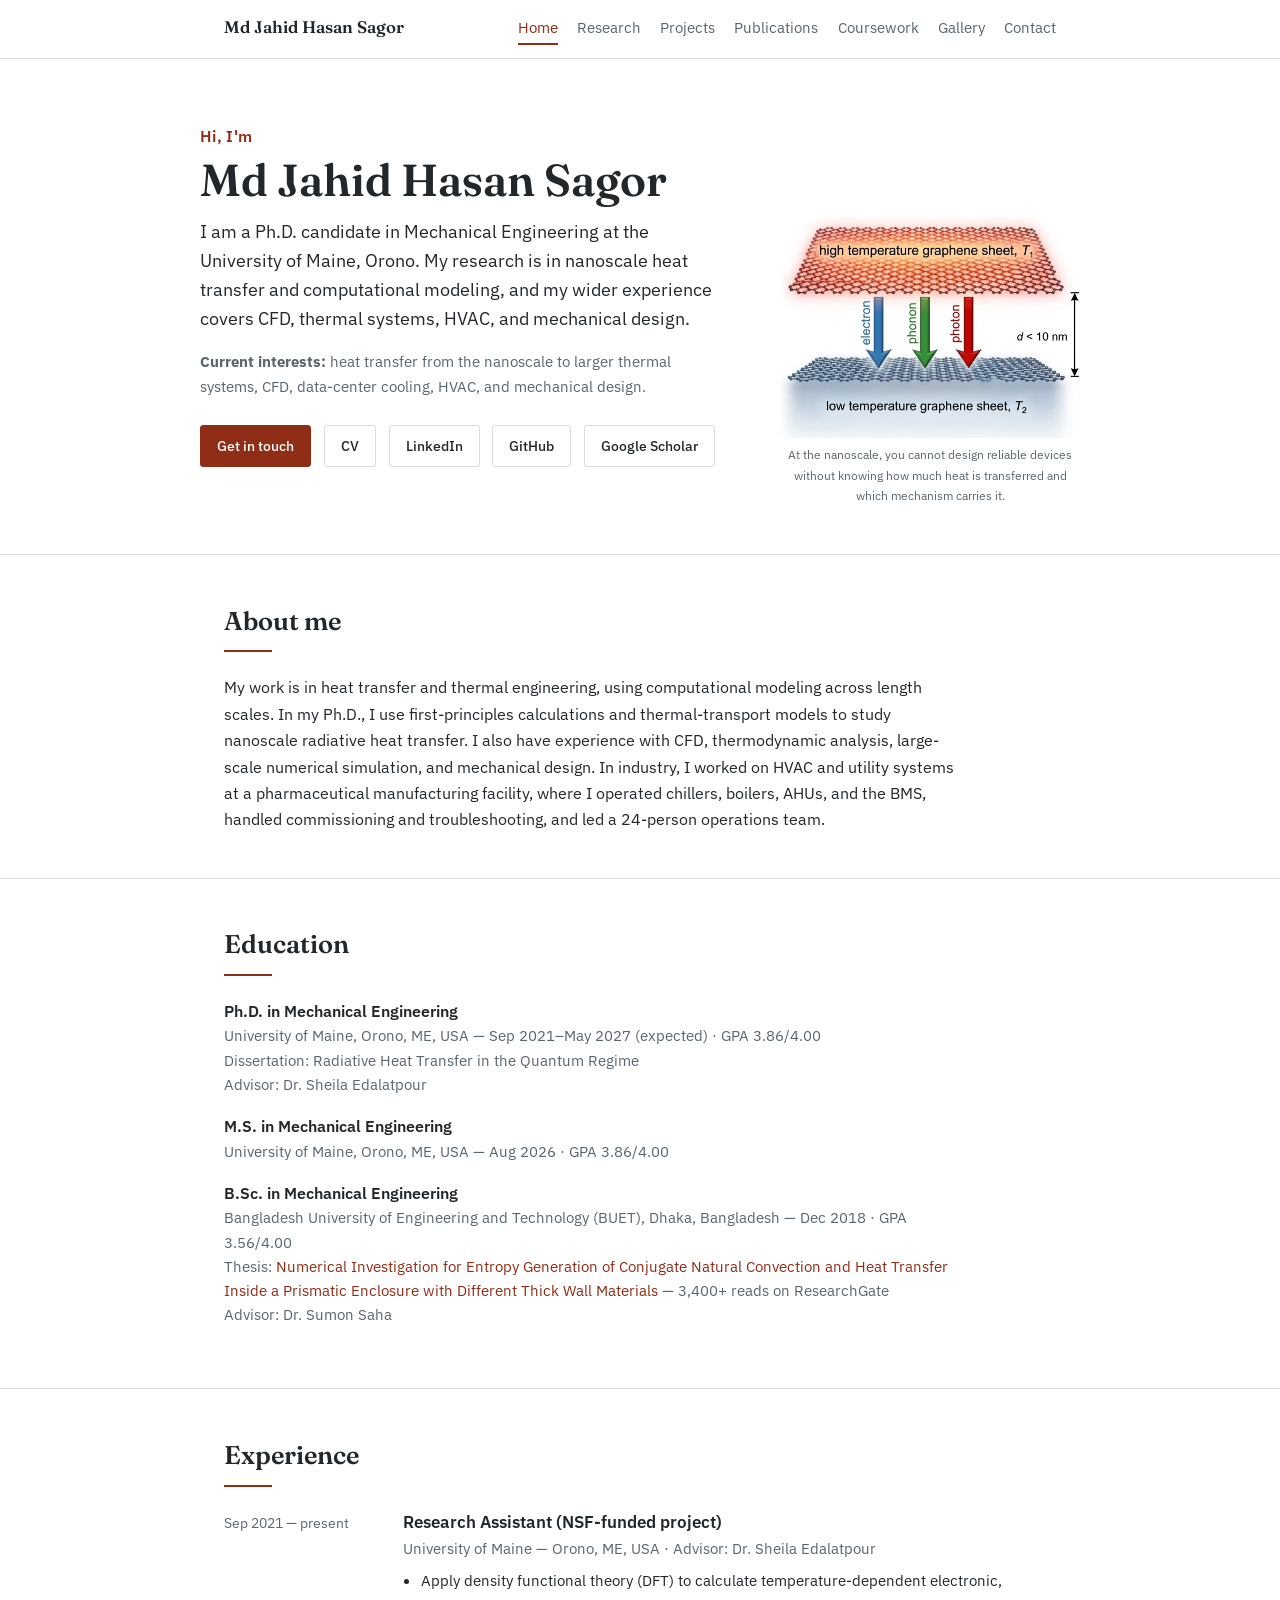
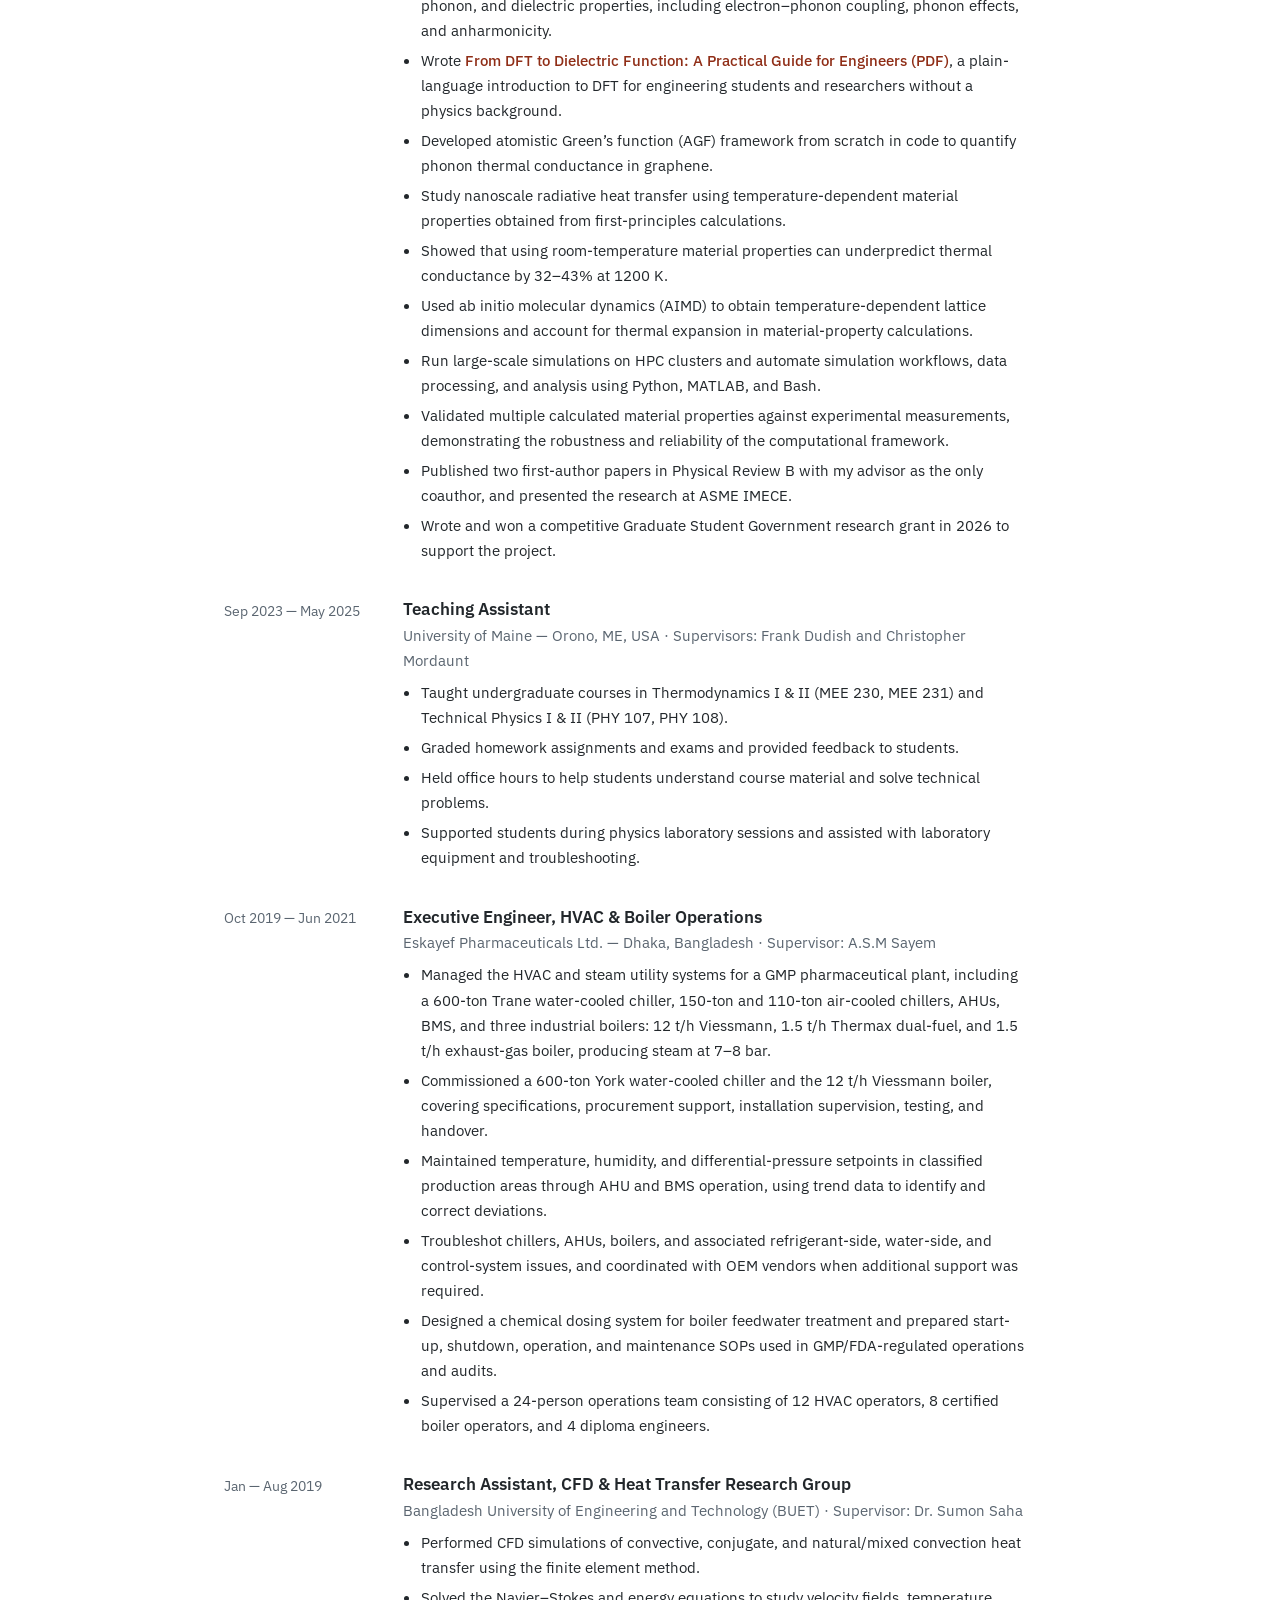
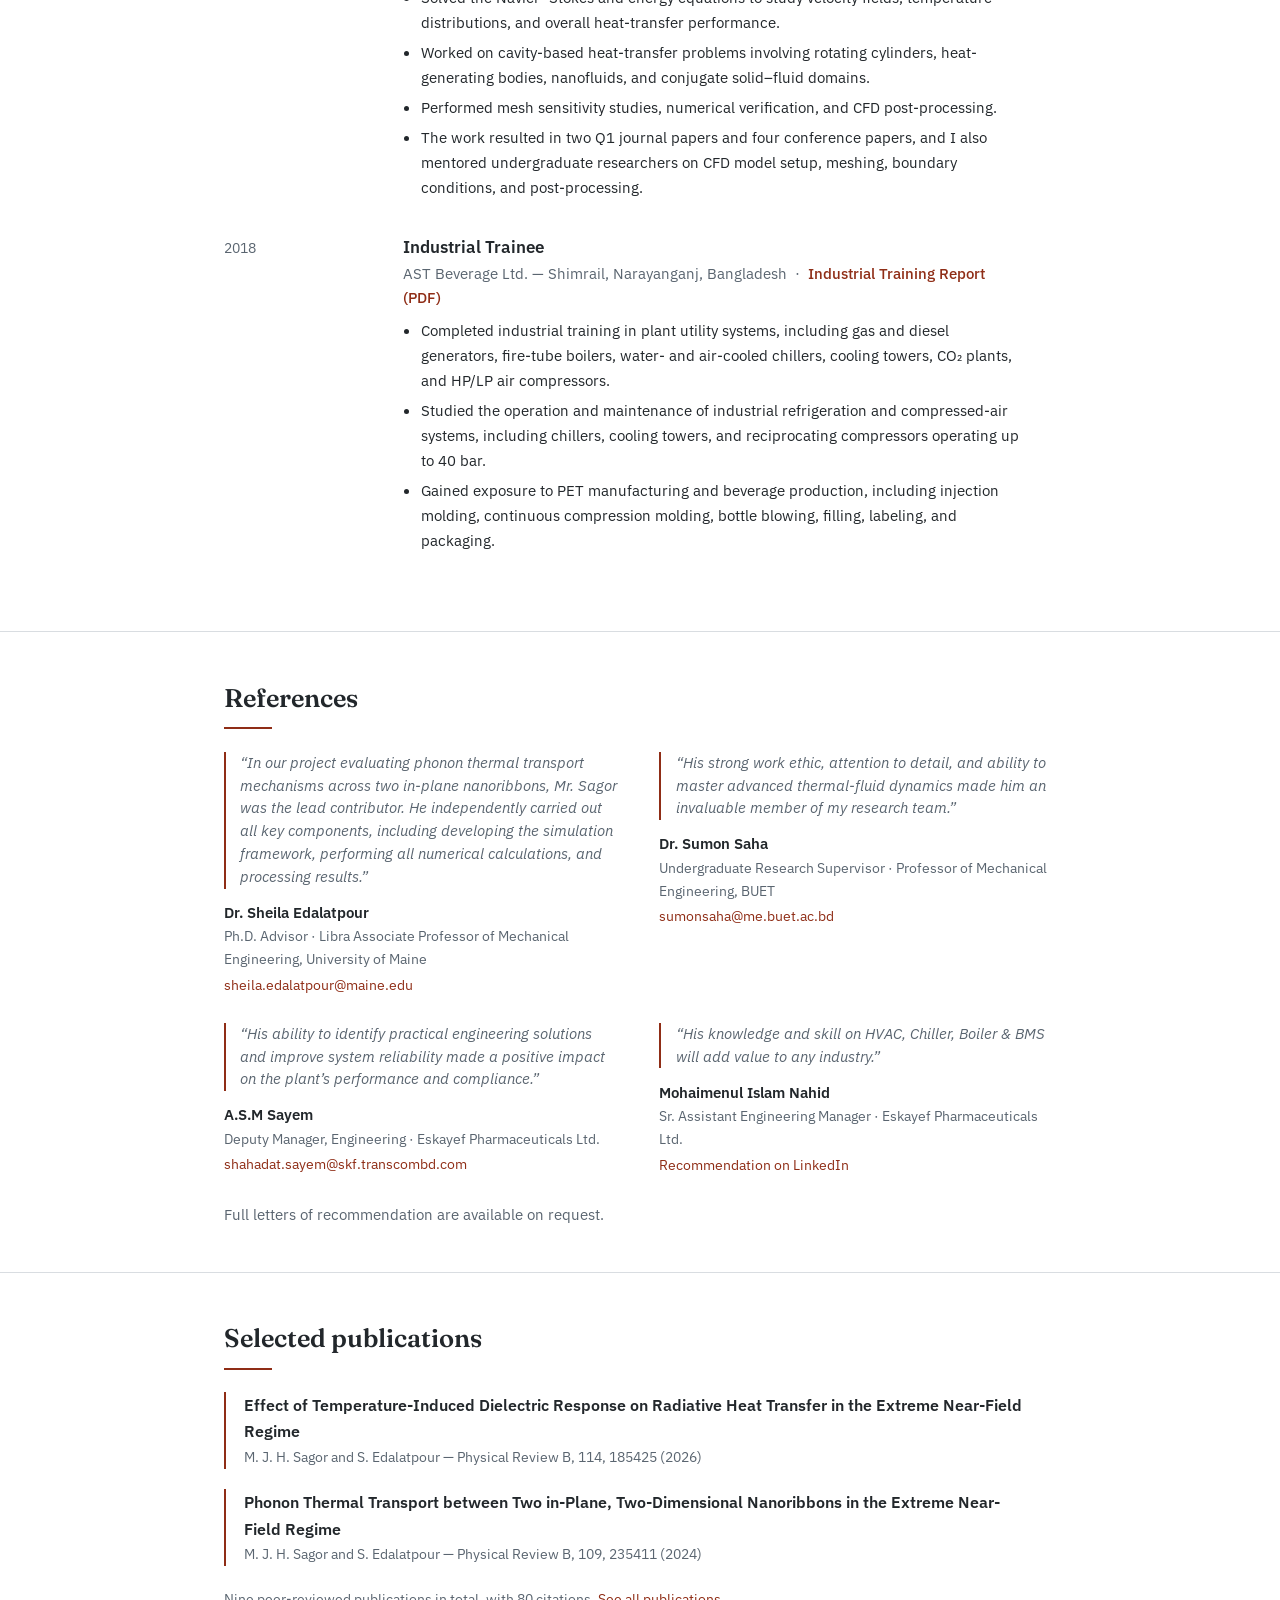
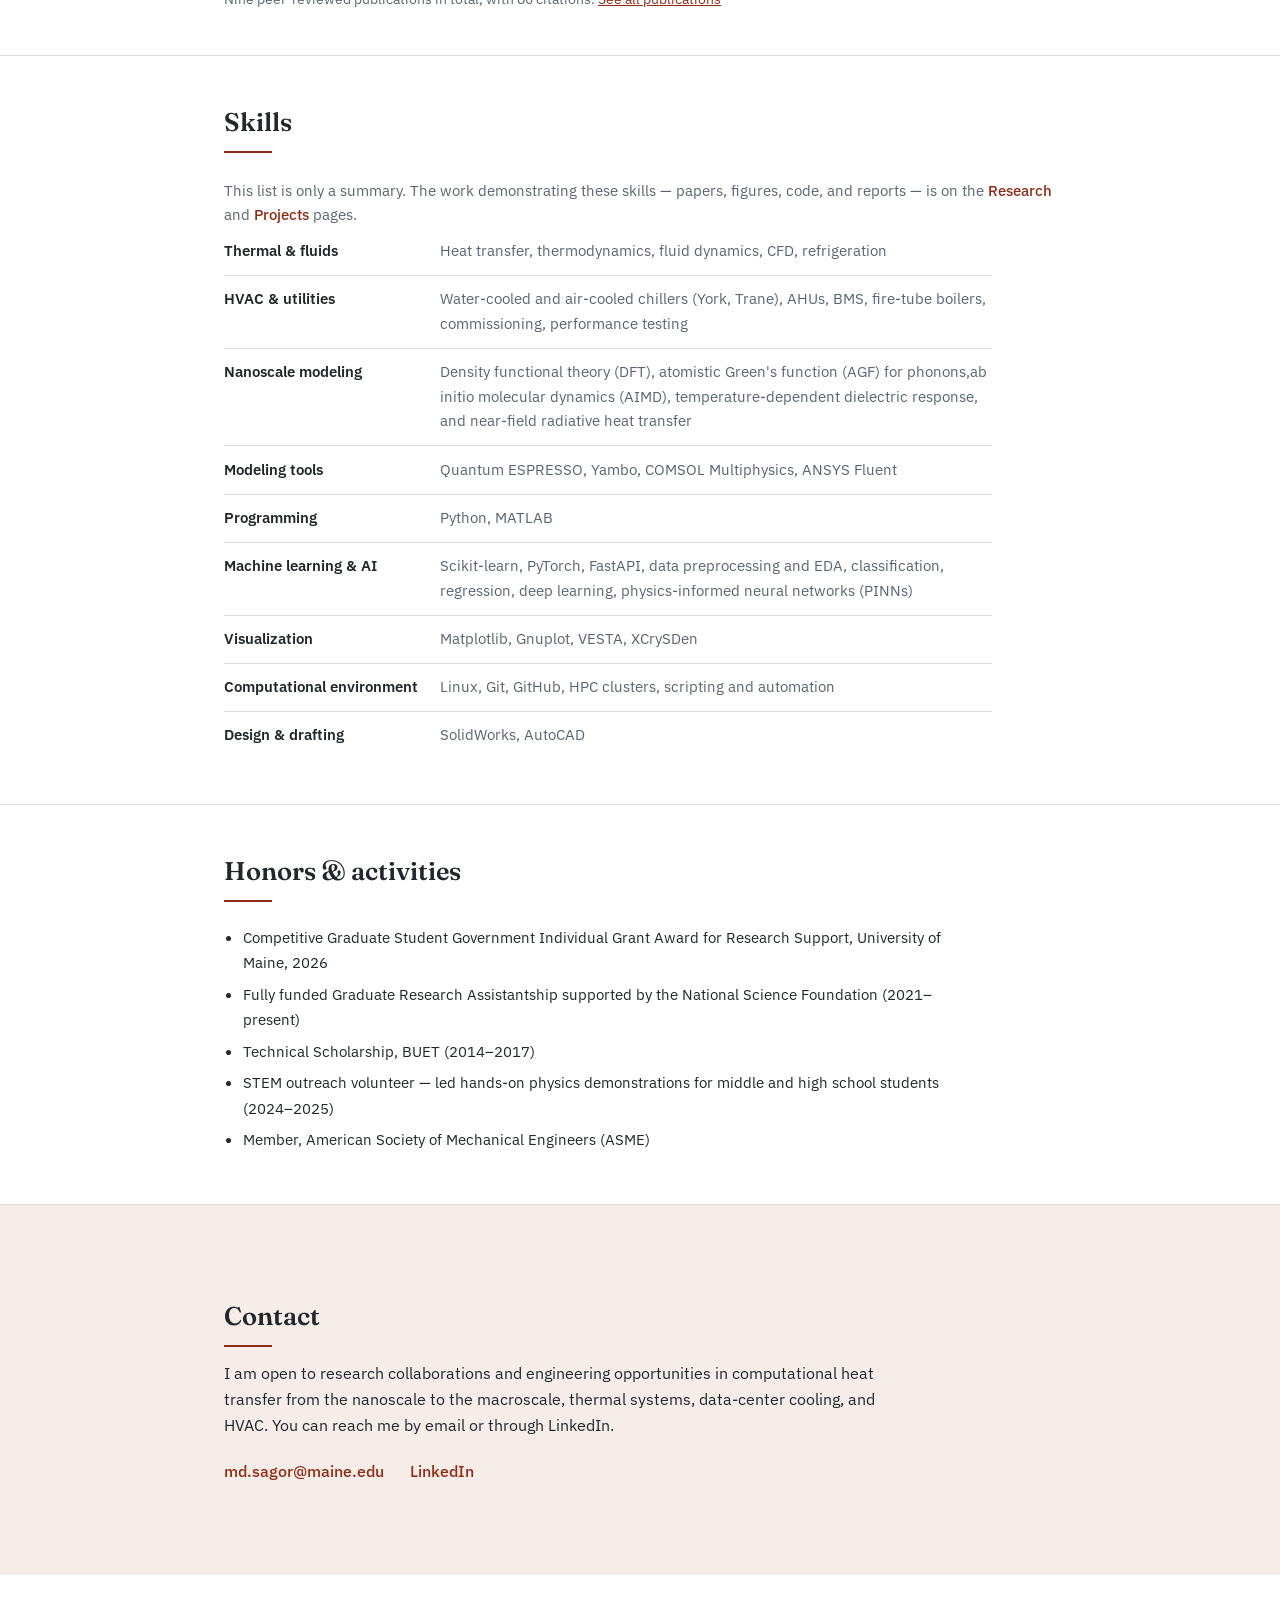
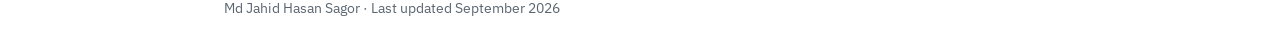
<file: index.html>
<!DOCTYPE html>
<html lang="en">
<head>

<!-- Google tag (gtag.js) -->
<script async src="https://www.googletagmanager.com/gtag/js?id=G-9QJLBNFBZD"></script>
<script>
  window.dataLayer = window.dataLayer || [];
  function gtag(){dataLayer.push(arguments);}
  gtag('js', new Date());

  gtag('config', 'G-9QJLBNFBZD');
</script>
   
<meta charset="UTF-8">
<meta name="viewport" content="width=device-width, initial-scale=1.0">
<title>Md Jahid Hasan Sagor — Computational Heat Transfer &amp; Thermal Systems</title>
<meta name="description" content="Md Jahid Hasan Sagor: Ph.D. candidate in Mechanical Engineering at the University of Maine. Near-field radiative heat transfer, first-principles materials modeling, and HVAC/thermal systems engineering.">
<link rel="preconnect" href="https://fonts.googleapis.com">
<link rel="preconnect" href="https://fonts.gstatic.com" crossorigin>
<link href="https://fonts.googleapis.com/css2?family=Fraunces:opsz,wght@9..144,400;9..144,500;9..144,600&family=IBM+Plex+Sans:wght@400;500;600&display=swap" rel="stylesheet">
<style>
/* ============================================================
   Md Jahid Hasan Sagor — personal website stylesheet
   You normally never need to edit this file.
   ============================================================ */
:root {
  --ink: #22272b;
  --muted: #5a6570;
  --line: #d9dde1;
  --accent: #8f2d16;
  --accent-soft: #f6ede9;
  --bg: #ffffff;
  --serif: "Fraunces", Georgia, serif;
  --sans: "IBM Plex Sans", -apple-system, sans-serif;
}
* { margin: 0; padding: 0; box-sizing: border-box; }
html { scroll-behavior: smooth; }
@media (prefers-reduced-motion: reduce) {
  html { scroll-behavior: auto; }
  * { transition: none !important; }
}
body {
  font-family: var(--sans);
  color: var(--ink);
  background: var(--bg);
  line-height: 1.65;
  font-size: 1rem;
}
.wrap { max-width: 880px; margin: 0 auto; padding: 0 1.5rem; }
a:focus-visible { outline: 2px solid var(--accent); outline-offset: 2px; }

/* ---------- Navigation ---------- */
nav {
  position: sticky; top: 0; z-index: 10;
  background: rgba(255,255,255,0.94);
  backdrop-filter: blur(6px);
  border-bottom: 1px solid var(--line);
}
.nav-inner {
  max-width: 880px; margin: 0 auto; padding: 0.8rem 1.5rem;
  display: flex; align-items: baseline; justify-content: space-between; gap: 1rem; flex-wrap: wrap;
}
.nav-name { font-family: var(--serif); font-weight: 600; font-size: 1.05rem; color: var(--ink); text-decoration: none; white-space: nowrap; }
.nav-links { display: flex; gap: 1.2rem; flex-wrap: wrap; }
.nav-links a { color: var(--muted); text-decoration: none; font-size: 0.92rem; padding: 0.2rem 0; border-bottom: 2px solid transparent; }
.nav-links a:hover, .nav-links a:focus-visible { color: var(--accent); }
.nav-links a[aria-current="page"] { color: var(--accent); border-bottom-color: var(--accent); }

/* ---------- Page headers ---------- */
.page-head { padding: 3rem 0 0.5rem; }
.page-head h1 { font-family: var(--serif); font-weight: 600; font-size: 2.2rem; line-height: 1.15; margin-bottom: 0.6rem; }
.page-head p { color: var(--muted); max-width: 44rem; }

/* ---------- Home hero ---------- */
header.hero { padding: 4rem 0 3rem; }
.hero-grid { display: grid; grid-template-columns: 1fr 300px; gap: 3rem; align-items: start; }
.hero h1 { font-family: var(--serif); font-weight: 600; font-size: 2.8rem; line-height: 1.1; margin-bottom: 0.8rem; }
.hero-kicker { color: var(--accent); font-weight: 600; letter-spacing: 0.02em; margin-bottom: 0.35rem; }
.hero-role { font-size: 1.1rem; margin-bottom: 1rem; max-width: 34rem; }
.hero-note { color: var(--muted); font-size: 0.95rem; max-width: 34rem; margin-bottom: 1.6rem; }
.hero-links { display: flex; gap: 0.8rem; flex-wrap: wrap; }
.hero-links a {
  display: inline-block; padding: 0.5rem 1rem;
  border: 1px solid var(--line); border-radius: 3px;
  color: var(--ink); text-decoration: none; font-size: 0.9rem; font-weight: 500;
}
.hero-links a.primary { background: var(--accent); border-color: var(--accent); color: #fff; }
.hero-links a:hover, .hero-links a:focus-visible { border-color: var(--accent); color: var(--accent); }
.hero-links a.primary:hover, .hero-links a.primary:focus-visible { background: #7a250f; color: #fff; }
.hero-figure { margin: 0; }
.gap-figure { display: block; width: 100%; }
.gap-caption { font-size: 0.78rem; color: var(--muted); margin-top: 0.4rem; text-align: center; }

/* ---------- Sections ---------- */
section { padding: 2.8rem 0; border-top: 1px solid var(--line); }
h2 { font-family: var(--serif); font-weight: 600; font-size: 1.6rem; margin-bottom: 1.4rem; }
h2::after {
  content: ""; display: block; width: 3rem; margin-top: 0.5rem;
  border-top: 2px solid var(--accent);
  box-shadow: 0 4px 0 -2px var(--accent);
}
h3 { font-family: var(--sans); font-weight: 600; font-size: 1.05rem; }
p + p { margin-top: 0.9rem; }
.lede { max-width: 46rem; }

.research-topics { margin-top: 1.6rem; display: grid; grid-template-columns: 1fr 1fr; gap: 1.6rem 2.4rem; }
.topic h3 { margin-bottom: 0.3rem; }
.topic p { color: var(--muted); font-size: 0.94rem; }

/* ---------- Publications ---------- */
.pub-group { margin-bottom: 2.2rem; }
.pub { padding-left: 1.1rem; border-left: 2px solid var(--line); margin-bottom: 1.3rem; max-width: 50rem; }
.pub.highlight { border-left-color: var(--accent); }
.pub-title { font-weight: 600; }
.pub-title a { color: var(--ink); text-decoration: none; }
.pub-title a:hover, .pub-title a:focus-visible { color: var(--accent); }
.pub-meta { color: var(--muted); font-size: 0.9rem; }
.pub-status { color: var(--accent); font-size: 0.85rem; font-weight: 500; }
.pub-links { font-size: 0.88rem; margin-top: 0.15rem; }
.pub-links a { color: var(--accent); text-decoration: none; }
.pub-links a:hover, .pub-links a:focus-visible { text-decoration: underline; }

/* ---------- Projects ---------- */
.project { border: 1px solid var(--line); border-radius: 4px; padding: 1.6rem 1.8rem; margin-bottom: 1.8rem; max-width: 52rem; }
.project h3 { font-size: 1.15rem; margin-bottom: 0.2rem; }
.project-context { color: var(--muted); font-size: 0.9rem; margin-bottom: 0.8rem; }
.project p { font-size: 0.96rem; }
.project ul { margin: 0.6rem 0 0 1.2rem; font-size: 0.96rem; }
.project li { margin-bottom: 0.3rem; }
.project-tools { margin-top: 0.9rem; font-size: 0.88rem; color: var(--muted); }
.project-tools strong { color: var(--ink); font-weight: 600; }
.project-links { margin-top: 0.7rem; font-size: 0.9rem; }
.project-links a { color: var(--accent); text-decoration: none; font-weight: 500; }
.project-links a:hover, .project-links a:focus-visible { text-decoration: underline; }

/* ---------- Research paper entries ---------- */
.paper { margin-bottom: 3.2rem; max-width: 52rem; }
.paper-title { font-family: var(--serif); font-weight: 600; font-size: 1.35rem; line-height: 1.3; margin-bottom: 0.3rem; }
.paper-ref { color: var(--muted); font-size: 0.92rem; margin-bottom: 1rem; }
.paper-ref a { color: var(--accent); text-decoration: none; }
.paper-ref a:hover, .paper-ref a:focus-visible { text-decoration: underline; }
.paper-ref .status { color: var(--accent); font-weight: 500; }
.paper h4 { font-family: var(--sans); font-weight: 600; font-size: 0.98rem; margin: 1.1rem 0 0.25rem; }
.paper p { font-size: 0.97rem; }
.paper-figures { display: grid; grid-template-columns: 1fr 1fr; gap: 1.4rem; margin: 1.4rem 0 0.4rem; max-width: 44rem; }
.paper-figures figure { margin: 0; }
.paper-figures img { width: 100%; height: 240px; object-fit: contain; border: 1px solid var(--line); border-radius: 4px; background: #fff; padding: 0.5rem; box-sizing: border-box; }
.paper-figures figcaption { font-size: 0.82rem; color: var(--muted); margin-top: 0.4rem; line-height: 1.45; }
.paper-tools { margin-top: 1rem; font-size: 0.9rem; color: var(--muted); padding-top: 0.7rem; border-top: 1px solid var(--line); }
.paper-tools strong { color: var(--ink); font-weight: 600; }
@media (max-width: 720px) {
  .paper-figures { grid-template-columns: 1fr; }
}

/* ---------- Experience ---------- */
.refs { display: grid; grid-template-columns: 1fr 1fr; gap: 1.6rem 2.4rem; max-width: 52rem; }
.ref-quote { font-style: italic; color: var(--muted); font-size: 0.92rem; line-height: 1.55; border-left: 2px solid var(--accent); padding-left: 0.9rem; margin-bottom: 0.7rem; }
.ref-name { font-weight: 600; font-size: 0.96rem; }
.ref-role { color: var(--muted); font-size: 0.88rem; }
.ref-mail { font-size: 0.88rem; margin-top: 0.15rem; }
.ref-mail a { color: var(--accent); text-decoration: none; }
.ref-mail a:hover, .ref-mail a:focus-visible { text-decoration: underline; }
.refs-note { margin-top: 1.6rem; color: var(--muted); font-size: 0.92rem; max-width: 52rem; }
@media (max-width: 720px) { .refs { grid-template-columns: 1fr; } }
.job { display: grid; grid-template-columns: 155px 1fr; gap: 1.5rem; margin-bottom: 1.8rem; max-width: 50rem; }
.job-when { color: var(--muted); font-size: 0.9rem; padding-top: 0.15rem; }
.job-org { color: var(--muted); font-size: 0.94rem; margin-bottom: 0.35rem; }
.job ul { margin: 0.4rem 0 0 1.1rem; }
.job li { margin-bottom: 0.3rem; font-size: 0.95rem; }

/* ---------- Skills / education / honors ---------- */
.skill-rows { max-width: 48rem; }
.skill-row { display: grid; grid-template-columns: 200px 1fr; gap: 1rem; padding: 0.7rem 0; border-bottom: 1px solid var(--line); }
.skill-row:last-child { border-bottom: none; }
.skill-row dt { font-weight: 600; font-size: 0.94rem; }
.skill-row dd { color: var(--muted); font-size: 0.94rem; }
.edu { margin-bottom: 1rem; max-width: 46rem; }
.edu-degree { font-weight: 600; }
.edu-meta { color: var(--muted); font-size: 0.92rem; }
.plain-list { margin-left: 1.2rem; max-width: 46rem; }
.plain-list li { margin-bottom: 0.4rem; font-size: 0.96rem; }

/* ---------- Contact / footer ---------- */
.contact-band { background: var(--accent-soft); border-top: 1px solid var(--line); }
.contact-band .wrap { padding-top: 2.8rem; padding-bottom: 2.8rem; }
.contact-band h2 { margin-bottom: 0.8rem; }
.contact-band p { max-width: 42rem; }
.contact-links { margin-top: 1.2rem; display: flex; gap: 1.6rem; flex-wrap: wrap; }
.contact-links a { color: var(--accent); text-decoration: none; font-weight: 500; border-bottom: 1px solid transparent; }
.contact-links a:hover, .contact-links a:focus-visible { border-bottom-color: var(--accent); }
footer { padding: 1.4rem 0 2rem; color: var(--muted); font-size: 0.85rem; }

/* ---------- Responsive ---------- */
@media (max-width: 720px) {
  .hero-grid { grid-template-columns: 1fr; gap: 2rem; }
  .gap-figure { max-width: 340px; margin: 0 auto; display: block; }
  .research-topics { grid-template-columns: 1fr; }
  .job { grid-template-columns: 1fr; gap: 0.2rem; }
  .skill-row { grid-template-columns: 1fr; gap: 0.1rem; }
  .hero h1 { font-size: 2.1rem; }
  .page-head h1 { font-size: 1.8rem; }
  .project { padding: 1.2rem 1.2rem; }
}

</style>
</head>
<body>

<nav aria-label="Main">
  <div class="nav-inner">
    <a class="nav-name" href="index.html">Md Jahid Hasan Sagor</a>
    <div class="nav-links">
      <a href="index.html" aria-current="page">Home</a>
      <a href="research.html">Research</a>
      <a href="projects.html">Projects</a>
      <a href="publications.html">Publications</a>
      <a href="coursework.html">Coursework</a>
      <a href="gallery.html">Gallery</a>
      <a href="#contact">Contact</a>
    </div>
  </div>
</nav>

<header class="hero wrap">
  <p class="hero-kicker">Hi, I'm</p>
  <h1>Md Jahid Hasan Sagor</h1>
  <div class="hero-grid">
    <div>
      <p class="hero-role">I am a Ph.D. candidate in Mechanical Engineering at the University of Maine, Orono. My research is in nanoscale heat transfer and computational modeling, and my wider experience covers CFD, thermal systems, HVAC, and mechanical design.</p>
      <p class="hero-note"><strong>Current interests:</strong> heat transfer from the nanoscale to larger thermal systems, CFD, data-center cooling, HVAC, and mechanical design.</p>
      <div class="hero-links">
        <a class="primary" href="#contact">Get in touch</a>
        <a href="CV.pdf">CV</a>
        <a href="https://www.linkedin.com/in/jahid96/">LinkedIn</a>
        <a href="https://github.com/jahidhasansagor-buet">GitHub</a>
        <a href="https://scholar.google.com/citations?user=m-4lmIEAAAAJ">Google Scholar</a>
      </div>
    </div>
    <figure class="hero-figure">
      <img class="gap-figure" src="figures/graphene-heat-transfer.jpg" alt="Two graphene sheets separated by a gap smaller than 10 nanometers, with heat crossing through electron, phonon, and photon channels">
      <figcaption class="gap-caption">At the nanoscale, you cannot design reliable devices without knowing how much heat is transferred and which mechanism carries it.</figcaption>
    </figure>
  </div>
</header>

<section id="about">
  <div class="wrap">
    <h2>About me</h2>
    <p class="lede">My work is in heat transfer and thermal engineering, using computational modeling across length scales. In my Ph.D., I use first-principles calculations and thermal-transport models to study nanoscale radiative heat transfer. I also have experience with CFD, thermodynamic analysis, large-scale numerical simulation, and mechanical design. In industry, I worked on HVAC and utility systems at a pharmaceutical manufacturing facility, where I operated chillers, boilers, AHUs, and the BMS, handled commissioning and troubleshooting, and led a 24-person operations team.</p>
  </div>
</section>

<section id="education">
  <div class="wrap">
    <h2>Education</h2>
    <div class="edu">
      <div class="edu-degree">Ph.D. in Mechanical Engineering</div>
      <div class="edu-meta">University of Maine, Orono, ME, USA — Sep 2021–May 2027 (expected) · GPA 3.86/4.00</div>
      <div class="edu-meta">Dissertation: Radiative Heat Transfer in the Quantum Regime</div>
      <div class="edu-meta">Advisor: Dr. Sheila Edalatpour</div>
    </div>
    <div class="edu">
      <div class="edu-degree">M.S. in Mechanical Engineering </div>
      <div class="edu-meta">University of Maine, Orono, ME, USA — Aug 2026 · GPA 3.86/4.00</div>
    </div>
    <div class="edu">
      <div class="edu-degree">B.Sc. in Mechanical Engineering</div>
      <div class="edu-meta">Bangladesh University of Engineering and Technology (BUET), Dhaka, Bangladesh — Dec 2018 · GPA 3.56/4.00</div>
      <div class="edu-meta">Thesis: <a href="https://www.researchgate.net/publication/349670316_Thesis_Numerical_Investigation_for_Entropy_Generation_of_Conjugate_Natural_Convection_and_Heat_Transfer_Inside_a_Prismatic_Enclosure_with_Different_Thick_Wall_Materials" style="color: var(--accent); text-decoration: none;">Numerical Investigation for Entropy Generation of Conjugate Natural Convection and Heat Transfer Inside a Prismatic Enclosure with Different Thick Wall Materials</a> — 3,400+ reads on ResearchGate</div>
      <div class="edu-meta">Advisor: Dr. Sumon Saha</div>
    </div>
  </div>
</section>

<section id="experience">
  <div class="wrap">
    <h2>Experience</h2>

    <!-- ===== JOB BLOCK (copy from here...) ===== -->
   <div class="job">
     <div class="job-when">Sep 2021 — present</div>
     <div>
       <h3>Research Assistant (NSF-funded project)</h3>
       <div class="job-org">University of Maine — Orono, ME, USA · Advisor: Dr. Sheila Edalatpour</div>
       <ul>
         <li>Apply density functional theory (DFT) to calculate temperature-dependent electronic, phonon, and dielectric properties, including electron–phonon coupling, phonon effects, and anharmonicity.</li>
         <li>Wrote <a href="From_DFT_to_Dielectric_Function_A_Practical_Guide_for_Engineers.pdf" style="color: var(--accent); text-decoration: none; font-weight: 500;">From DFT to Dielectric Function: A Practical Guide for Engineers (PDF)</a>, a plain-language introduction to DFT for engineering students and researchers without a physics background.</li>
         <li>Developed atomistic Green’s function (AGF) framework from scratch in code to quantify phonon thermal conductance in graphene.</li>
         <li>Study nanoscale radiative heat transfer using temperature-dependent material properties obtained from first-principles calculations.</li>
         <li>Showed that using room-temperature material properties can underpredict thermal conductance by 32–43% at 1200 K.</li>
         <li>Used ab initio molecular dynamics (AIMD) to obtain temperature-dependent lattice dimensions and account for thermal expansion in material-property calculations.</li>
         <li>Run large-scale simulations on HPC clusters and automate simulation workflows, data processing, and analysis using Python, MATLAB, and Bash.</li>
         <li>Validated multiple calculated material properties against experimental measurements, demonstrating the robustness and reliability of the computational framework.</li>
         <li>Published two first-author papers in Physical Review B with my advisor as the only coauthor, and presented the research at ASME IMECE.</li>
         <li>Wrote and won a competitive Graduate Student Government research grant in 2026 to support the project.</li>
       </ul>
     </div>
   </div>
    <!-- ===== (...to here) ===== -->

    <div class="job">
      <div class="job-when">Sep 2023 — May 2025</div>
      <div>
        <h3>Teaching Assistant</h3>
        <div class="job-org">University of Maine — Orono, ME, USA · Supervisors: Frank Dudish and Christopher Mordaunt</div>
        <ul>
          <li>Taught undergraduate courses in Thermodynamics I &amp; II (MEE 230, MEE 231) and Technical Physics I &amp; II (PHY 107, PHY 108).</li>
          <li>Graded homework assignments and exams and provided feedback to students.</li>
          <li>Held office hours to help students understand course material and solve technical problems.</li>
          <li>Supported students during physics laboratory sessions and assisted with laboratory equipment and troubleshooting.</li>
        </ul>
      </div>
    </div>

    <div class="job">
      <div class="job-when">Oct 2019 — Jun 2021</div>
      <div>
        <h3>Executive Engineer, HVAC &amp; Boiler Operations</h3>
        <div class="job-org">Eskayef Pharmaceuticals Ltd. — Dhaka, Bangladesh · Supervisor: A.S.M Sayem</div>
        <ul>
          <li>Managed the HVAC and steam utility systems for a GMP pharmaceutical plant, including a 600-ton Trane water-cooled chiller, 150-ton and 110-ton air-cooled chillers, AHUs, BMS, and three industrial boilers: 12 t/h Viessmann, 1.5 t/h Thermax dual-fuel, and 1.5 t/h exhaust-gas boiler, producing steam at 7–8 bar.</li>
          <li>Commissioned a 600-ton York water-cooled chiller and the 12 t/h Viessmann boiler, covering specifications, procurement support, installation supervision, testing, and handover.</li>
          <li>Maintained temperature, humidity, and differential-pressure setpoints in classified production areas through AHU and BMS operation, using trend data to identify and correct deviations.</li>
          <li>Troubleshot chillers, AHUs, boilers, and associated refrigerant-side, water-side, and control-system issues, and coordinated with OEM vendors when additional support was required.</li>
          <li>Designed a chemical dosing system for boiler feedwater treatment and prepared start-up, shutdown, operation, and maintenance SOPs used in GMP/FDA-regulated operations and audits.</li>
          <li>Supervised a 24-person operations team consisting of 12 HVAC operators, 8 certified boiler operators, and 4 diploma engineers.</li>
        </ul>
      </div>
    </div>

    <div class="job">
      <div class="job-when">Jan — Aug 2019</div>
      <div>
        <h3>Research Assistant, CFD &amp; Heat Transfer Research Group</h3>
        <div class="job-org">Bangladesh University of Engineering and Technology (BUET) · Supervisor: Dr. Sumon Saha</div>
        <ul>
          <li>Performed CFD simulations of convective, conjugate, and natural/mixed convection heat transfer using the finite element method.</li>
          <li>Solved the Navier–Stokes and energy equations to study velocity fields, temperature distributions, and overall heat-transfer performance.</li>
          <li>Worked on cavity-based heat-transfer problems involving rotating cylinders, heat-generating bodies, nanofluids, and conjugate solid–fluid domains.</li>
          <li>Performed mesh sensitivity studies, numerical verification, and CFD post-processing.</li>
          <li>The work resulted in two Q1 journal papers and four conference papers, and I also mentored undergraduate researchers on CFD model setup, meshing, boundary conditions, and post-processing.</li>
        </ul>
      </div>
    </div>

    <div class="job">
      <div class="job-when">2018</div>
      <div>
        <h3>Industrial Trainee</h3>
        <div class="job-org">
           AST Beverage Ltd. — Shimrail, Narayanganj, Bangladesh 
           &nbsp;·&nbsp;
           <a href="AST_Industrial_Training_Report.pdf"
            style="color: var(--accent); text-decoration: none; font-weight: 500;">
            Industrial Training Report (PDF)
           </a>   
        </div>
        <ul>
          <li>Completed industrial training in plant utility systems, including gas and diesel generators, fire-tube boilers, water- and air-cooled chillers, cooling towers, CO₂ plants, and HP/LP air compressors.</li>
          <li>Studied the operation and maintenance of industrial refrigeration and compressed-air systems, including chillers, cooling towers, and reciprocating compressors operating up to 40 bar.</li>
          <li>Gained exposure to PET manufacturing and beverage production, including injection molding, continuous compression molding, bottle blowing, filling, labeling, and packaging.</li>
        </ul>
      </div>
    </div>
  </div>
</section>

<section id="references">
  <div class="wrap">
    <h2>References</h2>
    <div class="refs">
      <div class="ref">
        <div class="ref-quote">&ldquo;In our project evaluating phonon thermal transport mechanisms across two in-plane nanoribbons, Mr. Sagor was the lead contributor. He independently carried out all key components, including developing the simulation framework, performing all numerical calculations, and processing results.&rdquo;</div>
        <div class="ref-name">Dr. Sheila Edalatpour</div>
        <div class="ref-role">Ph.D. Advisor &middot; Libra Associate Professor of Mechanical Engineering, University of Maine</div>
        <div class="ref-mail"><a href="mailto:sheila.edalatpour@maine.edu">sheila.edalatpour@maine.edu</a></div>
      </div>
      <div class="ref">
        <div class="ref-quote">&ldquo;His strong work ethic, attention to detail, and ability to master advanced thermal-fluid dynamics made him an invaluable member of my research team.&rdquo;</div>
        <div class="ref-name">Dr. Sumon Saha</div>
        <div class="ref-role">Undergraduate Research Supervisor &middot; Professor of Mechanical Engineering, BUET</div>
        <div class="ref-mail"><a href="mailto:sumonsaha@me.buet.ac.bd">sumonsaha@me.buet.ac.bd</a></div>
      </div>
      <div class="ref">
        <div class="ref-quote">&ldquo;His ability to identify practical engineering solutions and improve system reliability made a positive impact on the plant&rsquo;s performance and compliance.&rdquo;</div>
        <div class="ref-name">A.S.M Sayem</div>
        <div class="ref-role">Deputy Manager, Engineering &middot; Eskayef Pharmaceuticals Ltd.</div>
        <div class="ref-mail"><a href="mailto:shahadat.sayem@skf.transcombd.com">shahadat.sayem@skf.transcombd.com</a></div>
      </div>
      <div class="ref">
        <div class="ref-quote">&ldquo;His knowledge and skill on HVAC, Chiller, Boiler &amp; BMS will add value to any industry.&rdquo;</div>
        <div class="ref-name">Mohaimenul Islam Nahid</div>
        <div class="ref-role">Sr. Assistant Engineering Manager &middot; Eskayef Pharmaceuticals Ltd.</div>
        <div class="ref-mail"><a href="https://www.linkedin.com/in/nahidbd/">Recommendation on LinkedIn</a></div>
      </div>
    </div>
    <p class="refs-note">Full letters of recommendation are available on request.</p>
  </div>
</section>

<section id="selected-publications">
  <div class="wrap">
    <h2>Selected publications</h2>

    <!-- ===== PUBLICATION BLOCK (copy from here...) ===== -->
    <div class="pub highlight">
      <div class="pub-title"><a href="https://journals.aps.org/prb/abstract/10.1103/ld38-1n1w">Effect of Temperature-Induced Dielectric Response on Radiative Heat Transfer in the Extreme Near-Field Regime</a></div>
      <div class="pub-meta">M. J. H. Sagor and S. Edalatpour — Physical Review B, 114, 185425  (2026)</div>
    </div>
    <!-- ===== (...to here) ===== -->

    <div class="pub highlight">
      <div class="pub-title"><a href="https://doi.org/10.1103/PhysRevB.109.235411">Phonon Thermal Transport between Two in-Plane, Two-Dimensional Nanoribbons in the Extreme Near-Field Regime</a></div>
      <div class="pub-meta">M. J. H. Sagor and S. Edalatpour — Physical Review B, 109, 235411 (2024)</div>
    </div>

    <p class="pub-meta">Nine peer-reviewed publications in total, with 80 citations. <a href="publications.html" style="color:var(--accent)">See all publications</a></p>
  </div>
</section>

<section id="skills">
  <div class="wrap">
    <h2>Skills</h2>
    <p class="refs-note">This list is only a summary. The work demonstrating these skills — papers, figures, code, and reports — is on the <a href="research.html" style="color: var(--accent); text-decoration: none; font-weight: 500;">Research</a> and <a href="projects.html" style="color: var(--accent); text-decoration: none; font-weight: 500;">Projects</a> pages.</p>
    <dl class="skill-rows">
      <div class="skill-row">
        <dt>Thermal & fluids</dt>
        <dd>Heat transfer, thermodynamics, fluid dynamics, CFD, refrigeration</dd>
      </div>
      <div class="skill-row">
        <dt>HVAC & utilities</dt>
        <dd>Water-cooled and air-cooled chillers (York, Trane), AHUs, BMS, fire-tube boilers, commissioning, performance testing</dd>
      </div>
      <div class="skill-row">
        <dt>Nanoscale modeling</dt>
        <dd>Density functional theory (DFT), atomistic Green's function (AGF) for phonons,ab initio molecular dynamics (AIMD), temperature-dependent dielectric response, and near-field radiative heat transfer</dd>
      </div>
      <div class="skill-row">
        <dt>Modeling tools</dt>
        <dd>Quantum ESPRESSO, Yambo, COMSOL Multiphysics, ANSYS Fluent</dd>
      </div>
      <div class="skill-row">
        <dt>Programming</dt>
        <dd>Python, MATLAB</dd>
      </div>
      <div class="skill-row">
        <dt>Machine learning &amp; AI</dt>
        <dd>Scikit-learn, PyTorch, FastAPI, data preprocessing and EDA, classification, regression, deep learning, physics-informed neural networks (PINNs)</dd>
      </div>
      <div class="skill-row">
        <dt>Visualization</dt>
        <dd>Matplotlib, Gnuplot, VESTA, XCrySDen</dd>
      </div>
      <div class="skill-row">
        <dt>Computational environment</dt>
        <dd>Linux, Git, GitHub, HPC clusters, scripting and automation</dd>
      </div>
      <div class="skill-row">
        <dt>Design &amp; drafting</dt>
        <dd>SolidWorks, AutoCAD</dd>
      </div>
    </dl>
  </div>
</section>

<section id="honors">
  <div class="wrap">
    <h2>Honors &amp; activities</h2>
    <ul class="plain-list">
      <li>Competitive Graduate Student Government Individual Grant Award for Research Support, University of Maine, 2026</li>
      <li>Fully funded Graduate Research Assistantship supported by the National Science Foundation (2021–present)</li>
      <li>Technical Scholarship, BUET (2014–2017)</li>
      <li>STEM outreach volunteer — led hands-on physics demonstrations for middle and high school students (2024–2025)</li>
      <li>Member, American Society of Mechanical Engineers (ASME)</li>
    </ul>
  </div>
</section>

<section id="contact" class="contact-band">
  <div class="wrap">
    <h2>Contact</h2>
    <p>I am open to research collaborations and engineering opportunities in computational heat transfer from the nanoscale to the macroscale, thermal systems, data-center cooling, and HVAC. You can reach me by email or through LinkedIn.</p>
    <div class="contact-links">
      <a href="mailto:md.sagor@maine.edu">md.sagor@maine.edu</a>
      <a href="https://www.linkedin.com/in/jahid96/">LinkedIn</a>
    </div>
  </div>
</section>

<footer>
  <div class="wrap">Md Jahid Hasan Sagor · Last updated September 2026</div>
</footer>

</body>
</html>
</file>
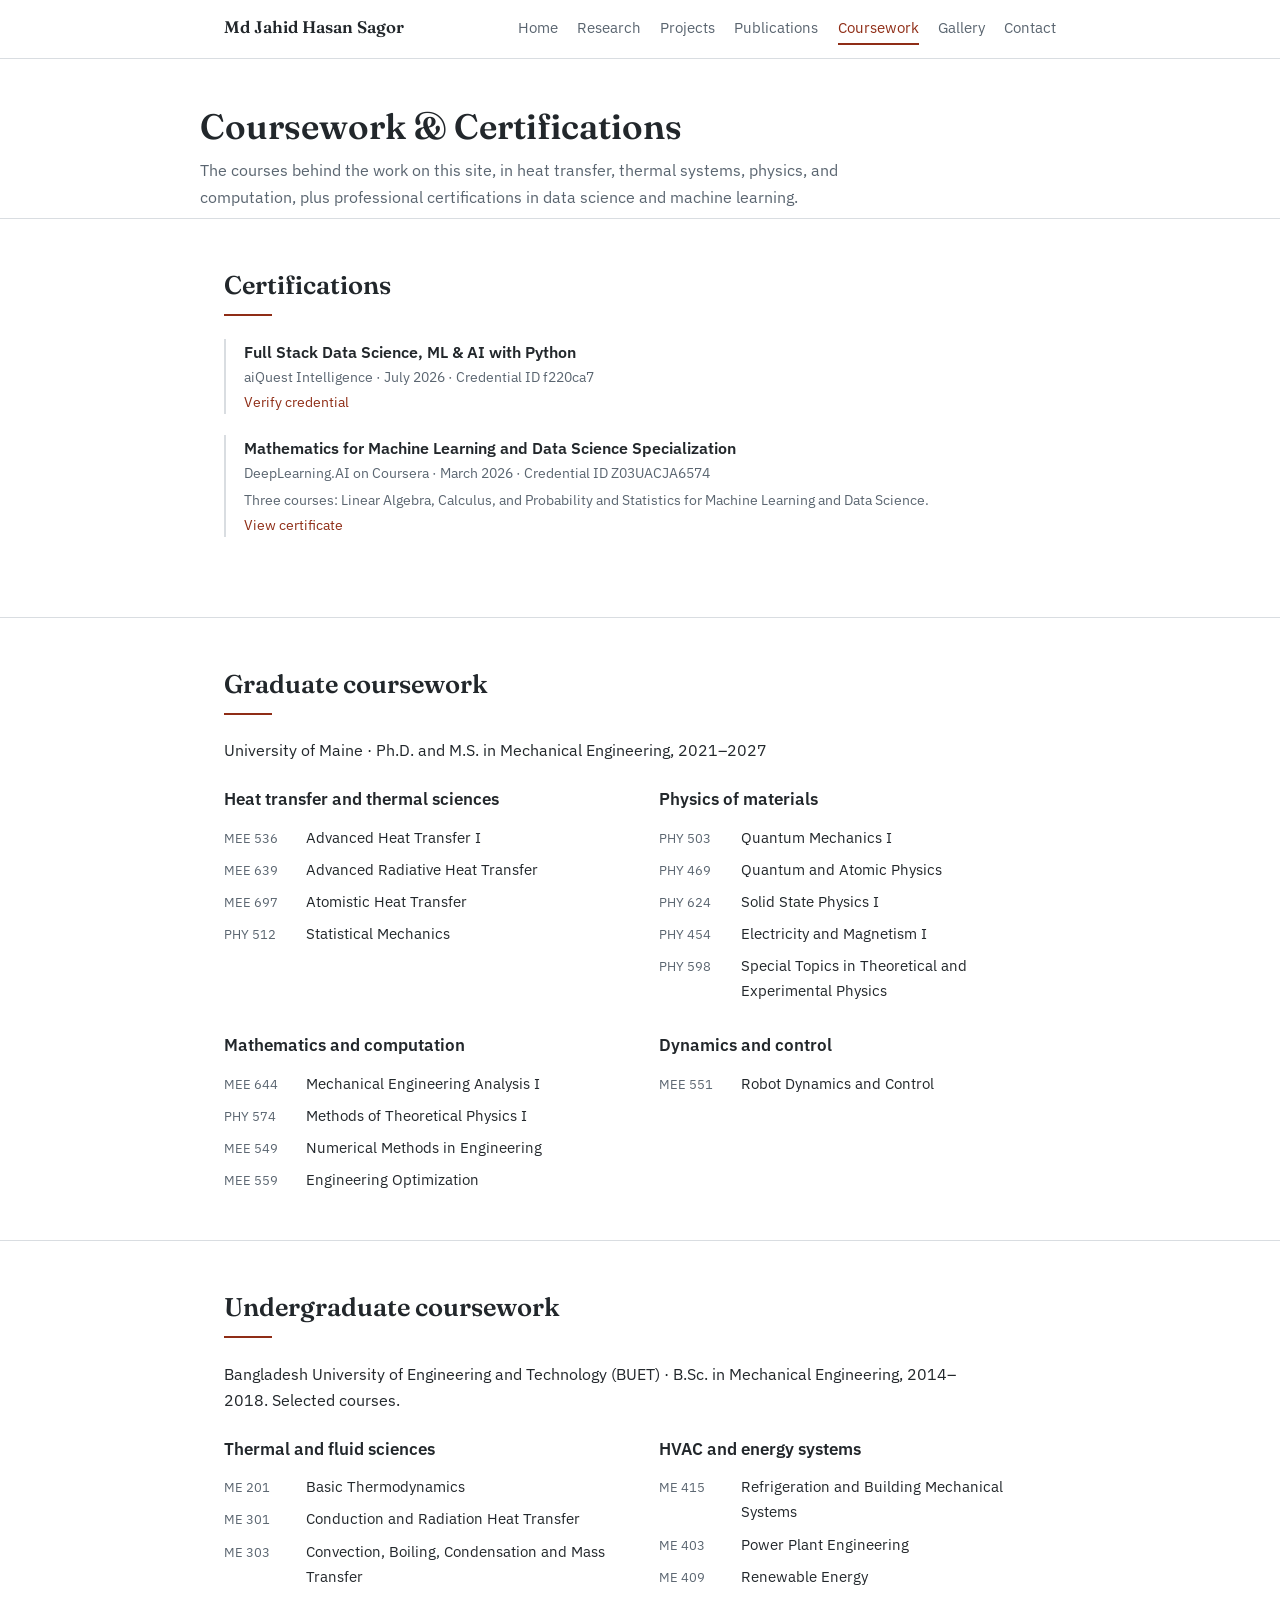
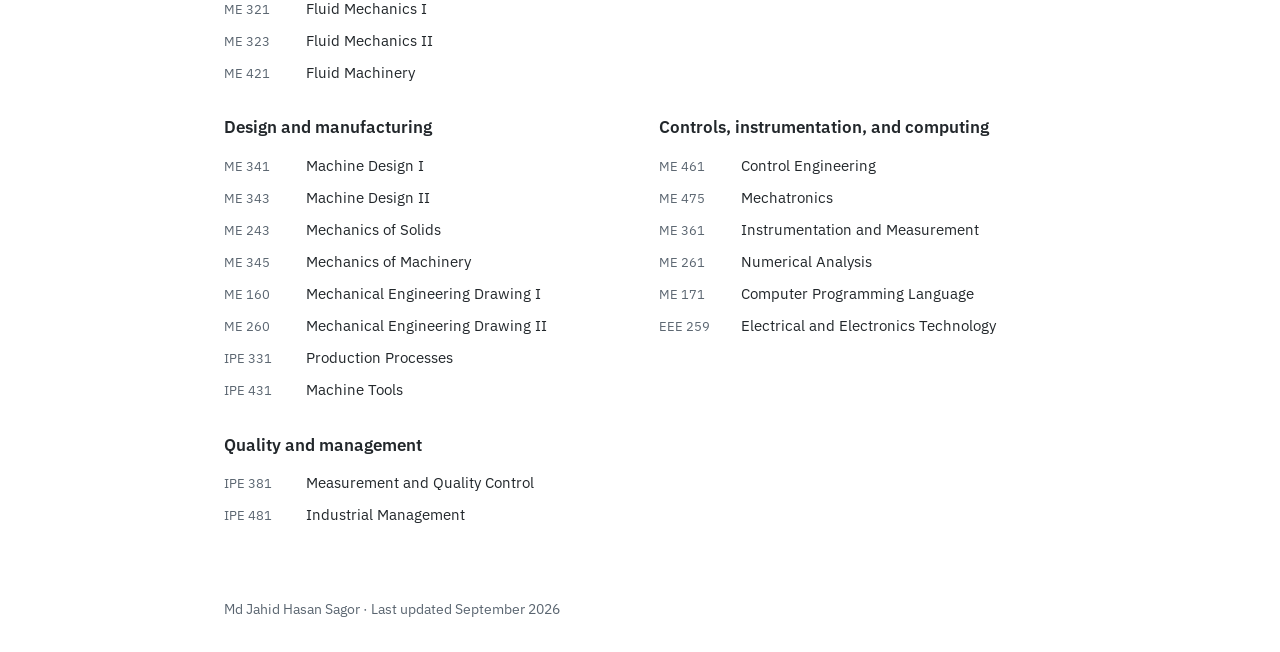
<file: coursework.html>
<!DOCTYPE html>
<html lang="en">
<head>

<!-- Google tag (gtag.js) -->
<script async src="https://www.googletagmanager.com/gtag/js?id=G-9QJLBNFBZD"></script>
<script>
  window.dataLayer = window.dataLayer || [];
  function gtag(){dataLayer.push(arguments);}
  gtag('js', new Date());

  gtag('config', 'G-9QJLBNFBZD');
</script>
   
<meta charset="UTF-8">
<meta name="viewport" content="width=device-width, initial-scale=1.0">
<title>Coursework — Md Jahid Hasan Sagor</title>
<meta name="description" content="Graduate and undergraduate coursework in heat transfer, thermal systems, and computational methods, plus certifications in data science and machine learning.">
<link rel="preconnect" href="https://fonts.googleapis.com">
<link rel="preconnect" href="https://fonts.gstatic.com" crossorigin>
<link href="https://fonts.googleapis.com/css2?family=Fraunces:opsz,wght@9..144,400;9..144,500;9..144,600&family=IBM+Plex+Sans:wght@400;500;600&display=swap" rel="stylesheet">
<style>
/* ============================================================
   Md Jahid Hasan Sagor — personal website stylesheet
   You normally never need to edit this file.
   ============================================================ */
:root {
  --ink: #22272b;
  --muted: #5a6570;
  --line: #d9dde1;
  --accent: #8f2d16;
  --accent-soft: #f6ede9;
  --bg: #ffffff;
  --serif: "Fraunces", Georgia, serif;
  --sans: "IBM Plex Sans", -apple-system, sans-serif;
}
* { margin: 0; padding: 0; box-sizing: border-box; }
html { scroll-behavior: smooth; }
@media (prefers-reduced-motion: reduce) {
  html { scroll-behavior: auto; }
  * { transition: none !important; }
}
body {
  font-family: var(--sans);
  color: var(--ink);
  background: var(--bg);
  line-height: 1.65;
  font-size: 1rem;
}
.wrap { max-width: 880px; margin: 0 auto; padding: 0 1.5rem; }
a:focus-visible { outline: 2px solid var(--accent); outline-offset: 2px; }

/* ---------- Navigation ---------- */
nav {
  position: sticky; top: 0; z-index: 10;
  background: rgba(255,255,255,0.94);
  backdrop-filter: blur(6px);
  border-bottom: 1px solid var(--line);
}
.nav-inner {
  max-width: 880px; margin: 0 auto; padding: 0.8rem 1.5rem;
  display: flex; align-items: baseline; justify-content: space-between; gap: 1rem; flex-wrap: wrap;
}
.nav-name { font-family: var(--serif); font-weight: 600; font-size: 1.05rem; color: var(--ink); text-decoration: none; white-space: nowrap; }
.nav-links { display: flex; gap: 1.2rem; flex-wrap: wrap; }
.nav-links a { color: var(--muted); text-decoration: none; font-size: 0.92rem; padding: 0.2rem 0; border-bottom: 2px solid transparent; }
.nav-links a:hover, .nav-links a:focus-visible { color: var(--accent); }
.nav-links a[aria-current="page"] { color: var(--accent); border-bottom-color: var(--accent); }

/* ---------- Page headers ---------- */
.page-head { padding: 3rem 0 0.5rem; }
.page-head h1 { font-family: var(--serif); font-weight: 600; font-size: 2.2rem; line-height: 1.15; margin-bottom: 0.6rem; }
.page-head p { color: var(--muted); max-width: 44rem; }

/* ---------- Home hero ---------- */
header.hero { padding: 4rem 0 3rem; }
.hero-grid { display: grid; grid-template-columns: 1fr 300px; gap: 3rem; align-items: center; }
.hero h1 { font-family: var(--serif); font-weight: 600; font-size: 2.6rem; line-height: 1.15; margin-bottom: 1rem; }
.hero-role { font-size: 1.1rem; margin-bottom: 1rem; max-width: 34rem; }
.hero-note { color: var(--muted); font-size: 0.95rem; max-width: 34rem; margin-bottom: 1.6rem; }
.hero-links { display: flex; gap: 0.8rem; flex-wrap: wrap; }
.hero-links a {
  display: inline-block; padding: 0.5rem 1rem;
  border: 1px solid var(--line); border-radius: 3px;
  color: var(--ink); text-decoration: none; font-size: 0.9rem; font-weight: 500;
}
.hero-links a.primary { background: var(--accent); border-color: var(--accent); color: #fff; }
.hero-links a:hover, .hero-links a:focus-visible { border-color: var(--accent); color: var(--accent); }
.hero-links a.primary:hover, .hero-links a.primary:focus-visible { background: #7a250f; color: #fff; }
.gap-figure { width: 100%; }
.gap-caption { font-size: 0.78rem; color: var(--muted); margin-top: 0.5rem; text-align: center; }

/* ---------- Sections ---------- */
section { padding: 2.8rem 0; border-top: 1px solid var(--line); }
h2 { font-family: var(--serif); font-weight: 600; font-size: 1.6rem; margin-bottom: 1.4rem; }
h2::after {
  content: ""; display: block; width: 3rem; margin-top: 0.5rem;
  border-top: 2px solid var(--accent);
  box-shadow: 0 4px 0 -2px var(--accent);
}
h3 { font-family: var(--sans); font-weight: 600; font-size: 1.05rem; }
p + p { margin-top: 0.9rem; }
.lede { max-width: 46rem; }

.research-topics { margin-top: 1.6rem; display: grid; grid-template-columns: 1fr 1fr; gap: 1.6rem 2.4rem; }
.topic h3 { margin-bottom: 0.3rem; }
.topic p { color: var(--muted); font-size: 0.94rem; }

/* ---------- Publications ---------- */
.pub-group { margin-bottom: 2.2rem; }
.pub { padding-left: 1.1rem; border-left: 2px solid var(--line); margin-bottom: 1.3rem; max-width: 50rem; }
.pub.highlight { border-left-color: var(--accent); }
.pub-title { font-weight: 600; }
.pub-title a { color: var(--ink); text-decoration: none; }
.pub-title a:hover, .pub-title a:focus-visible { color: var(--accent); }
.pub-meta { color: var(--muted); font-size: 0.9rem; }
.pub-status { color: var(--accent); font-size: 0.85rem; font-weight: 500; }
.pub-links { font-size: 0.88rem; margin-top: 0.15rem; }
.pub-links a { color: var(--accent); text-decoration: none; }
.pub-links a:hover, .pub-links a:focus-visible { text-decoration: underline; }

/* ---------- Projects ---------- */
.project { border: 1px solid var(--line); border-radius: 4px; padding: 1.6rem 1.8rem; margin-bottom: 1.8rem; max-width: 52rem; }
.project h3 { font-size: 1.15rem; margin-bottom: 0.2rem; }
.project-context { color: var(--muted); font-size: 0.9rem; margin-bottom: 0.8rem; }
.project p { font-size: 0.96rem; }
.project ul { margin: 0.6rem 0 0 1.2rem; font-size: 0.96rem; }
.project li { margin-bottom: 0.3rem; }
.project-tools { margin-top: 0.9rem; font-size: 0.88rem; color: var(--muted); }
.project-tools strong { color: var(--ink); font-weight: 600; }
.project-links { margin-top: 0.7rem; font-size: 0.9rem; }
.project-links a { color: var(--accent); text-decoration: none; font-weight: 500; }
.project-links a:hover, .project-links a:focus-visible { text-decoration: underline; }

/* ---------- Research paper entries ---------- */
.paper { margin-bottom: 3.2rem; max-width: 52rem; }
.paper-title { font-family: var(--serif); font-weight: 600; font-size: 1.35rem; line-height: 1.3; margin-bottom: 0.3rem; }
.paper-ref { color: var(--muted); font-size: 0.92rem; margin-bottom: 0.35rem; }
.paper-ref a { color: var(--accent); text-decoration: none; }
.paper-ref a:hover, .paper-ref a:focus-visible { text-decoration: underline; }
.paper-ref .status { color: var(--accent); font-weight: 500; }
.paper-meta { font-size: 0.9rem; margin-top: 0; margin-bottom: 0.2rem; color: var(--muted); }
.paper-meta strong { color: var(--ink); font-weight: 600; }
.paper-meta a { color: var(--accent); text-decoration: none; font-weight: 500; }
.paper-meta a:hover, .paper-meta a:focus-visible { text-decoration: underline; }
.paper h4 { font-family: var(--sans); font-weight: 600; font-size: 0.98rem; margin: 1.35rem 0 0.25rem; }
.paper p { font-size: 0.97rem; }
.paper-figures { display: grid; grid-template-columns: 1fr 1fr; gap: 1.4rem; margin: 1.4rem 0 0.4rem; max-width: 44rem; }
.paper-figures figure { margin: 0; }
.paper-figures img { max-width: 100%; width: auto; height: auto; max-height: 250px; display: block; margin: 0 auto; padding: 0.4rem; box-sizing: border-box; }
.paper-figures.three { grid-template-columns: 1fr 1fr 1fr; max-width: 52rem; }
.paper-figures.three img { max-height: 210px; }
.paper-figures figcaption { font-size: 0.82rem; color: var(--muted); margin-top: 0.4rem; line-height: 1.45; }
.paper-figure-wide { max-width: 44rem; margin: 1.4rem 0 0.4rem; }
.paper-figure-wide img { width: 100%; height: auto; padding: 0.8rem; box-sizing: border-box; }
.paper-figure-wide figcaption { font-size: 0.82rem; color: var(--muted); margin-top: 0.4rem; line-height: 1.45; }
.paper-tools { margin-top: 0; font-size: 0.9rem; color: var(--muted); }
.paper-separator { border-top: 1px solid var(--line); margin-top: 1.4rem; }
.paper-tools strong { color: var(--ink); font-weight: 600; }
@media (max-width: 720px) {
  .paper-figures { grid-template-columns: 1fr; }
}

/* ---------- Experience ---------- */
.job { display: grid; grid-template-columns: 155px 1fr; gap: 1.5rem; margin-bottom: 1.8rem; max-width: 50rem; }
.job-when { color: var(--muted); font-size: 0.9rem; padding-top: 0.15rem; }
.job-org { color: var(--muted); font-size: 0.94rem; margin-bottom: 0.35rem; }
.job ul { margin: 0.4rem 0 0 1.1rem; }
.job li { margin-bottom: 0.3rem; font-size: 0.95rem; }

/* ---------- Skills / education / honors ---------- */
.skill-rows { max-width: 48rem; }
.skill-row { display: grid; grid-template-columns: 200px 1fr; gap: 1rem; padding: 0.7rem 0; border-bottom: 1px solid var(--line); }
.skill-row:last-child { border-bottom: none; }
.skill-row dt { font-weight: 600; font-size: 0.94rem; }
.skill-row dd { color: var(--muted); font-size: 0.94rem; }
.edu { margin-bottom: 1rem; max-width: 46rem; }
.edu-degree { font-weight: 600; }
.edu-meta { color: var(--muted); font-size: 0.92rem; }
.plain-list { margin-left: 1.2rem; max-width: 46rem; }
.plain-list li { margin-bottom: 0.4rem; font-size: 0.96rem; }

/* ---------- Contact / footer ---------- */
.contact-band { background: var(--accent-soft); border-top: 1px solid var(--line); }
.contact-band .wrap { padding-top: 2.8rem; padding-bottom: 2.8rem; }
.contact-band h2 { margin-bottom: 0.8rem; }
.contact-band p { max-width: 42rem; }
.contact-links { margin-top: 1.2rem; display: flex; gap: 1.6rem; flex-wrap: wrap; }
.contact-links a { color: var(--accent); text-decoration: none; font-weight: 500; border-bottom: 1px solid transparent; }
.contact-links a:hover, .contact-links a:focus-visible { border-bottom-color: var(--accent); }
footer { padding: 1.4rem 0 2rem; color: var(--muted); font-size: 0.85rem; }

/* ---------- Responsive ---------- */
@media (max-width: 720px) {
  .hero-grid { grid-template-columns: 1fr; gap: 2rem; }
  .gap-figure { max-width: 340px; margin: 0 auto; display: block; }
  .research-topics { grid-template-columns: 1fr; }
  .job { grid-template-columns: 1fr; gap: 0.2rem; }
  .skill-row { grid-template-columns: 1fr; gap: 0.1rem; }
  .hero h1 { font-size: 2.1rem; }
  .page-head h1 { font-size: 1.8rem; }
  .project { padding: 1.2rem 1.2rem; }
}


/* ---------- Coursework ---------- */
.course-groups { display: grid; grid-template-columns: 1fr 1fr; gap: 1.6rem 2.4rem; margin-top: 1.4rem; max-width: 52rem; }
.course-group h3 { margin-bottom: 0.45rem; }
.course-group ul { list-style: none; margin: 0; padding: 0; }
.course-group li { font-size: 0.95rem; padding: 0.22rem 0; display: grid; grid-template-columns: 4.6rem 1fr; gap: 0 0.5rem; align-items: baseline; }
.course-code { color: var(--muted); font-size: 0.84rem; font-variant-numeric: tabular-nums; }
.cert-note { color: var(--muted); font-size: 0.9rem; margin-top: 0.15rem; }
@media (max-width: 720px) { .course-groups { grid-template-columns: 1fr; } }
</style>
</head>
<body>

<nav aria-label="Main">
  <div class="nav-inner">
    <a class="nav-name" href="index.html">Md Jahid Hasan Sagor</a>
    <div class="nav-links">
      <a href="index.html">Home</a>
      <a href="research.html">Research</a>
      <a href="projects.html">Projects</a>
      <a href="publications.html">Publications</a>
      <a href="coursework.html" aria-current="page">Coursework</a>
      <a href="gallery.html">Gallery</a>
      <a href="index.html#contact">Contact</a>
    </div>
  </div>
</nav>

<div class="page-head wrap">
  <h1>Coursework &amp; Certifications</h1>
  <p>The courses behind the work on this site, in heat transfer, thermal systems, physics, and computation, plus professional certifications in data science and machine learning.</p>
</div>

<section>
  <div class="wrap">
    <h2>Certifications</h2>
    <div class="pub-group" style="margin-top: 1.4rem;">
      <div class="pub">
        <div class="pub-title">Full Stack Data Science, ML &amp; AI with Python</div>
        <div class="pub-meta">aiQuest Intelligence &middot; July 2026 &middot; Credential ID f220ca7</div>
        <div class="pub-links"><a href="https://www.aiquest.org/verification">Verify credential</a></div>
      </div>
      <div class="pub">
        <div class="pub-title">Mathematics for Machine Learning and Data Science Specialization</div>
        <div class="pub-meta">DeepLearning.AI on Coursera &middot; March 2026 &middot; Credential ID Z03UACJA6574</div>
        <div class="cert-note">Three courses: Linear Algebra, Calculus, and Probability and Statistics for Machine Learning and Data Science.</div>
        <div class="pub-links"><a href="https://www.coursera.org/account/accomplishments/specialization/Z03UACJA6574">View certificate</a></div>
      </div>
    </div>
  </div>
</section>

<section>
  <div class="wrap">
    <h2>Graduate coursework</h2>
    <p class="lede">University of Maine &middot; Ph.D. and M.S. in Mechanical Engineering, 2021&ndash;2027</p>
    <div class="course-groups">
      <div class="course-group">
        <h3>Heat transfer and thermal sciences</h3>
        <ul>
          <li><span class="course-code">MEE 536</span>Advanced Heat Transfer I</li>
          <li><span class="course-code">MEE 639</span>Advanced Radiative Heat Transfer</li>
          <li><span class="course-code">MEE 697</span>Atomistic Heat Transfer</li>
          <li><span class="course-code">PHY 512</span>Statistical Mechanics</li>
        </ul>
      </div>
      <div class="course-group">
        <h3>Physics of materials</h3>
        <ul>
          <li><span class="course-code">PHY 503</span>Quantum Mechanics I</li>
          <li><span class="course-code">PHY 469</span>Quantum and Atomic Physics</li>
          <li><span class="course-code">PHY 624</span>Solid State Physics I</li>
          <li><span class="course-code">PHY 454</span>Electricity and Magnetism I</li>
          <li><span class="course-code">PHY 598</span>Special Topics in Theoretical and Experimental Physics</li>
        </ul>
      </div>
      <div class="course-group">
        <h3>Mathematics and computation</h3>
        <ul>
          <li><span class="course-code">MEE 644</span>Mechanical Engineering Analysis I</li>
          <li><span class="course-code">PHY 574</span>Methods of Theoretical Physics I</li>
          <li><span class="course-code">MEE 549</span>Numerical Methods in Engineering</li>
          <li><span class="course-code">MEE 559</span>Engineering Optimization</li>
        </ul>
      </div>
      <div class="course-group">
        <h3>Dynamics and control</h3>
        <ul>
          <li><span class="course-code">MEE 551</span>Robot Dynamics and Control</li>
        </ul>
      </div>
    </div>
  </div>
</section>

<section>
  <div class="wrap">
    <h2>Undergraduate coursework</h2>
    <p class="lede">Bangladesh University of Engineering and Technology (BUET) &middot; B.Sc. in Mechanical Engineering, 2014&ndash;2018. Selected courses.</p>
    <div class="course-groups">
      <div class="course-group">
        <h3>Thermal and fluid sciences</h3>
        <ul>
          <li><span class="course-code">ME 201</span>Basic Thermodynamics</li>
          <li><span class="course-code">ME 301</span>Conduction and Radiation Heat Transfer</li>
          <li><span class="course-code">ME 303</span>Convection, Boiling, Condensation and Mass Transfer</li>
          <li><span class="course-code">ME 321</span>Fluid Mechanics I</li>
          <li><span class="course-code">ME 323</span>Fluid Mechanics II</li>
          <li><span class="course-code">ME 421</span>Fluid Machinery</li>
        </ul>
      </div>
      <div class="course-group">
        <h3>HVAC and energy systems</h3>
        <ul>
          <li><span class="course-code">ME 415</span>Refrigeration and Building Mechanical Systems</li>
          <li><span class="course-code">ME 403</span>Power Plant Engineering</li>
          <li><span class="course-code">ME 409</span>Renewable Energy</li>
        </ul>
      </div>
      <div class="course-group">
        <h3>Design and manufacturing</h3>
        <ul>
          <li><span class="course-code">ME 341</span>Machine Design I</li>
          <li><span class="course-code">ME 343</span>Machine Design II</li>
          <li><span class="course-code">ME 243</span>Mechanics of Solids</li>
          <li><span class="course-code">ME 345</span>Mechanics of Machinery</li>
          <li><span class="course-code">ME 160</span>Mechanical Engineering Drawing I</li>
          <li><span class="course-code">ME 260</span>Mechanical Engineering Drawing II</li>
          <li><span class="course-code">IPE 331</span>Production Processes</li>
          <li><span class="course-code">IPE 431</span>Machine Tools</li>
        </ul>
      </div>
      <div class="course-group">
        <h3>Controls, instrumentation, and computing</h3>
        <ul>
          <li><span class="course-code">ME 461</span>Control Engineering</li>
          <li><span class="course-code">ME 475</span>Mechatronics</li>
          <li><span class="course-code">ME 361</span>Instrumentation and Measurement</li>
          <li><span class="course-code">ME 261</span>Numerical Analysis</li>
          <li><span class="course-code">ME 171</span>Computer Programming Language</li>
          <li><span class="course-code">EEE 259</span>Electrical and Electronics Technology</li>
        </ul>
      </div>
      <div class="course-group">
        <h3>Quality and management</h3>
        <ul>
          <li><span class="course-code">IPE 381</span>Measurement and Quality Control</li>
          <li><span class="course-code">IPE 481</span>Industrial Management</li>
        </ul>
      </div>
    </div>
  </div>
</section>

<footer>
  <div class="wrap">Md Jahid Hasan Sagor · Last updated September 2026</div>
</footer>

</body>
</html>
</file>
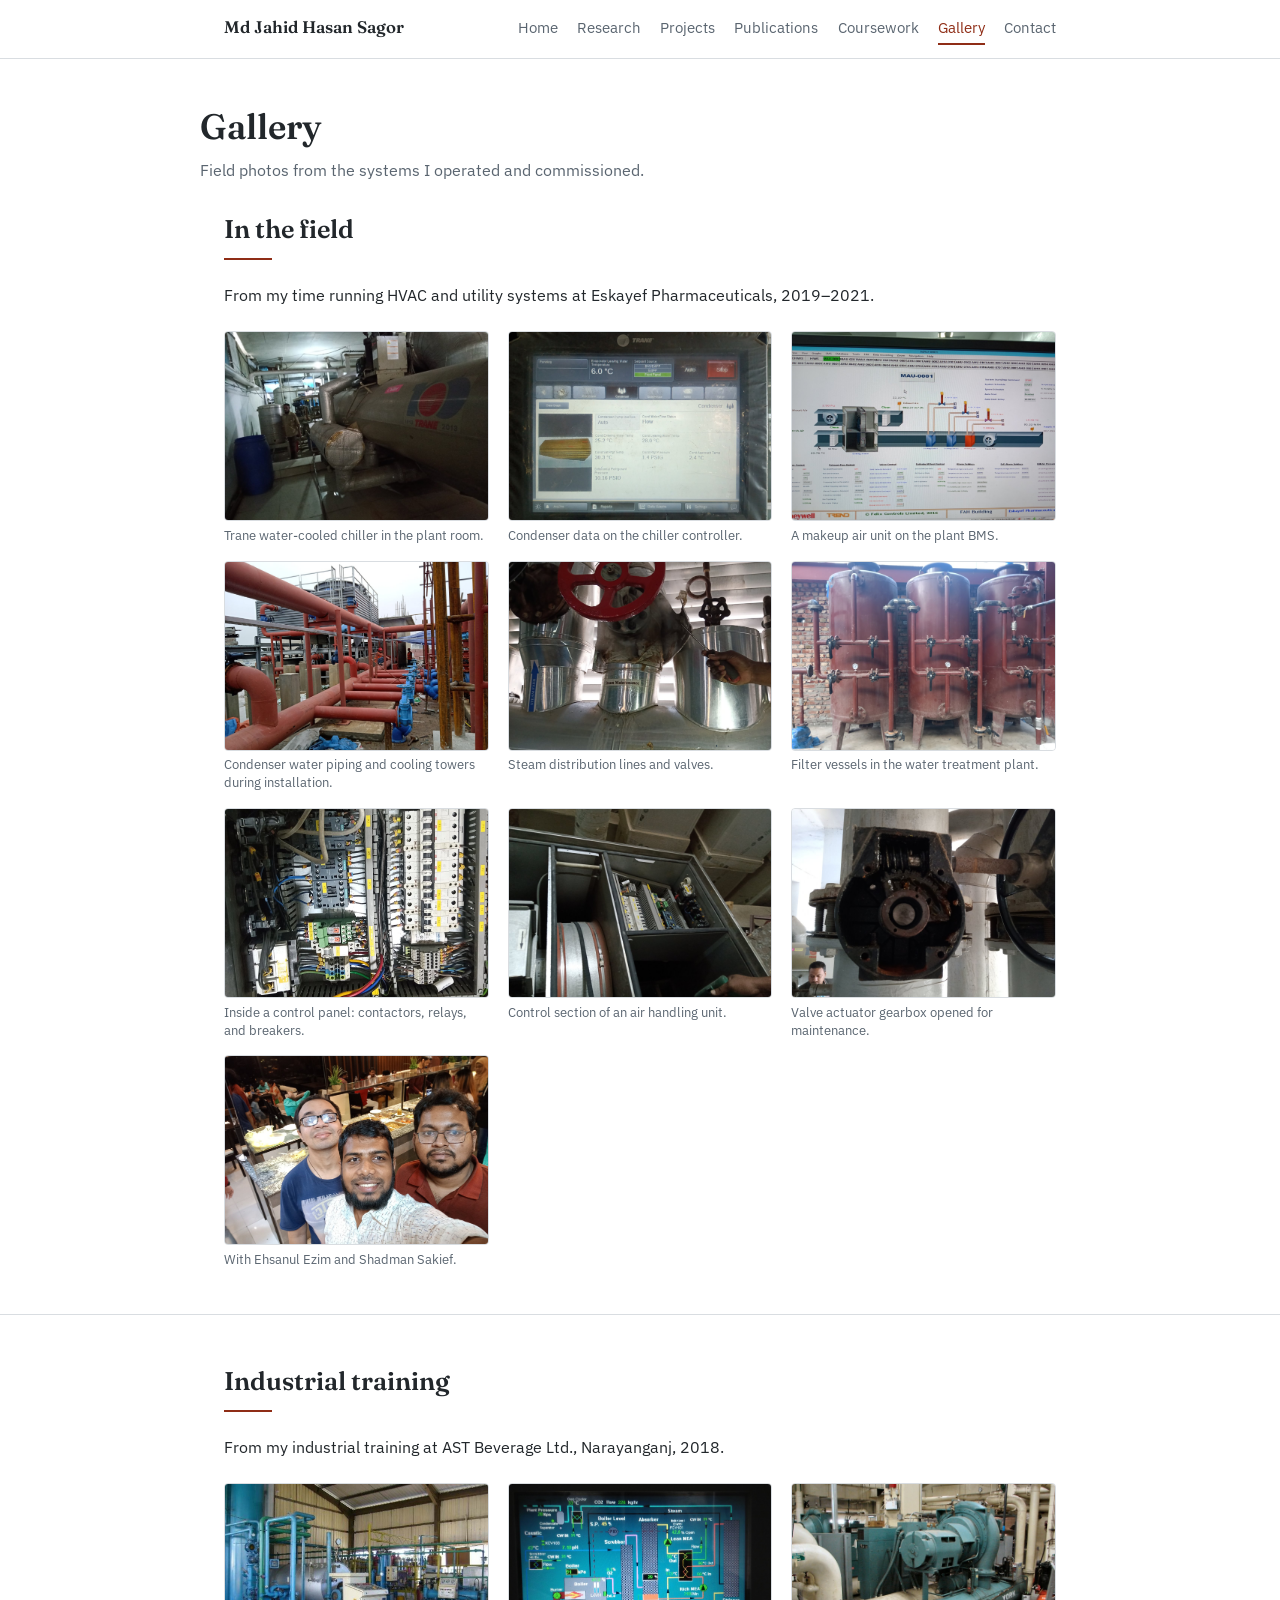
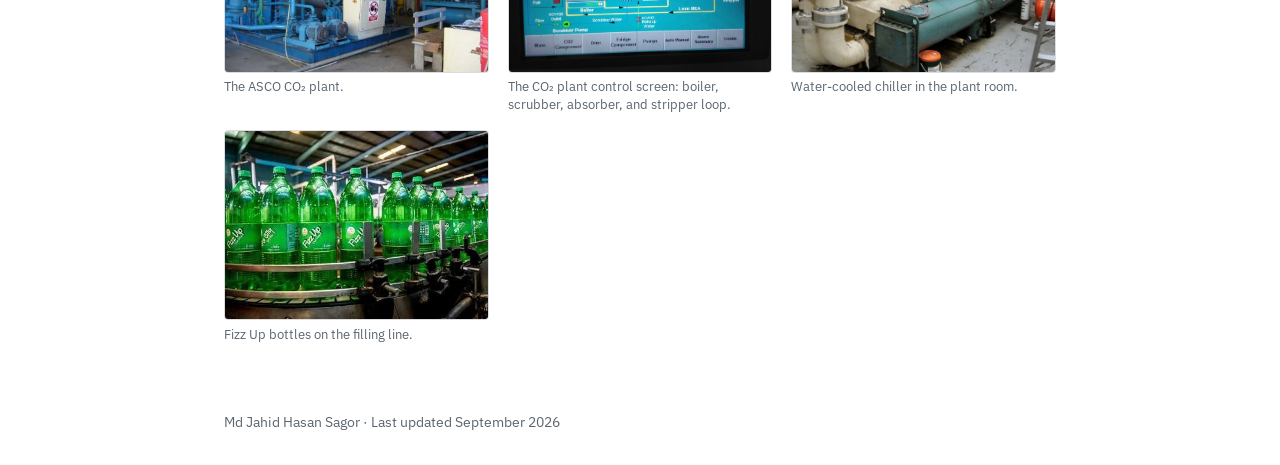
<file: gallery.html>
<!DOCTYPE html>
<html lang="en">
<head>

<!-- Google tag (gtag.js) -->
<script async src="https://www.googletagmanager.com/gtag/js?id=G-9QJLBNFBZD"></script>
<script>
  window.dataLayer = window.dataLayer || [];
  function gtag(){dataLayer.push(arguments);}
  gtag('js', new Date());

  gtag('config', 'G-9QJLBNFBZD');
</script>
   
<meta charset="UTF-8">
<meta name="viewport" content="width=device-width, initial-scale=1.0">
<title>Gallery — Md Jahid Hasan Sagor</title>
<meta name="description" content="Field photos from HVAC and utility operations at Eskayef Pharmaceuticals.">
<link rel="preconnect" href="https://fonts.googleapis.com">
<link rel="preconnect" href="https://fonts.gstatic.com" crossorigin>
<link href="https://fonts.googleapis.com/css2?family=Fraunces:opsz,wght@9..144,400;9..144,500;9..144,600&family=IBM+Plex+Sans:wght@400;500;600&display=swap" rel="stylesheet">
<style>
/* ============================================================
   Md Jahid Hasan Sagor — personal website stylesheet
   You normally never need to edit this file.
   ============================================================ */
:root {
  --ink: #22272b;
  --muted: #5a6570;
  --line: #d9dde1;
  --accent: #8f2d16;
  --accent-soft: #f6ede9;
  --bg: #ffffff;
  --serif: "Fraunces", Georgia, serif;
  --sans: "IBM Plex Sans", -apple-system, sans-serif;
}
* { margin: 0; padding: 0; box-sizing: border-box; }
html { scroll-behavior: smooth; }
@media (prefers-reduced-motion: reduce) {
  html { scroll-behavior: auto; }
  * { transition: none !important; }
}
body {
  font-family: var(--sans);
  color: var(--ink);
  background: var(--bg);
  line-height: 1.65;
  font-size: 1rem;
}
.wrap { max-width: 880px; margin: 0 auto; padding: 0 1.5rem; }
a:focus-visible { outline: 2px solid var(--accent); outline-offset: 2px; }

/* ---------- Navigation ---------- */
nav {
  position: sticky; top: 0; z-index: 10;
  background: rgba(255,255,255,0.94);
  backdrop-filter: blur(6px);
  border-bottom: 1px solid var(--line);
}
.nav-inner {
  max-width: 880px; margin: 0 auto; padding: 0.8rem 1.5rem;
  display: flex; align-items: baseline; justify-content: space-between; gap: 1rem; flex-wrap: wrap;
}
.nav-name { font-family: var(--serif); font-weight: 600; font-size: 1.05rem; color: var(--ink); text-decoration: none; white-space: nowrap; }
.nav-links { display: flex; gap: 1.2rem; flex-wrap: wrap; }
.nav-links a { color: var(--muted); text-decoration: none; font-size: 0.92rem; padding: 0.2rem 0; border-bottom: 2px solid transparent; }
.nav-links a:hover, .nav-links a:focus-visible { color: var(--accent); }
.nav-links a[aria-current="page"] { color: var(--accent); border-bottom-color: var(--accent); }

/* ---------- Page headers ---------- */
.page-head { padding: 3rem 0 0.5rem; }
.page-head h1 { font-family: var(--serif); font-weight: 600; font-size: 2.2rem; line-height: 1.15; margin-bottom: 0.6rem; }
.page-head p { color: var(--muted); max-width: 44rem; }

/* ---------- Home hero ---------- */
header.hero { padding: 4rem 0 3rem; }
.hero-grid { display: grid; grid-template-columns: 1fr 300px; gap: 3rem; align-items: center; }
.hero h1 { font-family: var(--serif); font-weight: 600; font-size: 2.8rem; line-height: 1.1; margin-bottom: 0.8rem; }
.hero-kicker { color: var(--accent); font-weight: 600; letter-spacing: 0.02em; margin-bottom: 0.35rem; }
.hero-role { font-size: 1.1rem; margin-bottom: 1rem; max-width: 34rem; }
.hero-note { color: var(--muted); font-size: 0.95rem; max-width: 34rem; margin-bottom: 1.6rem; }
.hero-links { display: flex; gap: 0.8rem; flex-wrap: wrap; }
.hero-links a {
  display: inline-block; padding: 0.5rem 1rem;
  border: 1px solid var(--line); border-radius: 3px;
  color: var(--ink); text-decoration: none; font-size: 0.9rem; font-weight: 500;
}
.hero-links a.primary { background: var(--accent); border-color: var(--accent); color: #fff; }
.hero-links a:hover, .hero-links a:focus-visible { border-color: var(--accent); color: var(--accent); }
.hero-links a.primary:hover, .hero-links a.primary:focus-visible { background: #7a250f; color: #fff; }
.gap-figure { width: 100%; }
.gap-caption { font-size: 0.78rem; color: var(--muted); margin-top: 0.5rem; text-align: center; }

/* ---------- Sections ---------- */
section { padding: 2.8rem 0; border-top: 1px solid var(--line); }
h2 { font-family: var(--serif); font-weight: 600; font-size: 1.6rem; margin-bottom: 1.4rem; }
h2::after {
  content: ""; display: block; width: 3rem; margin-top: 0.5rem;
  border-top: 2px solid var(--accent);
  box-shadow: 0 4px 0 -2px var(--accent);
}
h3 { font-family: var(--sans); font-weight: 600; font-size: 1.05rem; }
p + p { margin-top: 0.9rem; }
.lede { max-width: 46rem; }

.research-topics { margin-top: 1.6rem; display: grid; grid-template-columns: 1fr 1fr; gap: 1.6rem 2.4rem; }
.topic h3 { margin-bottom: 0.3rem; }
.topic p { color: var(--muted); font-size: 0.94rem; }

/* ---------- Publications ---------- */
.pub-group { margin-bottom: 2.2rem; }
.pub { padding-left: 1.1rem; border-left: 2px solid var(--line); margin-bottom: 1.3rem; max-width: 50rem; }
.pub.highlight { border-left-color: var(--accent); }
.pub-title { font-weight: 600; }
.pub-title a { color: var(--ink); text-decoration: none; }
.pub-title a:hover, .pub-title a:focus-visible { color: var(--accent); }
.pub-meta { color: var(--muted); font-size: 0.9rem; }
.pub-status { color: var(--accent); font-size: 0.85rem; font-weight: 500; }
.pub-links { font-size: 0.88rem; margin-top: 0.15rem; }
.pub-links a { color: var(--accent); text-decoration: none; }
.pub-links a:hover, .pub-links a:focus-visible { text-decoration: underline; }

/* ---------- Projects ---------- */
.project { border: 1px solid var(--line); border-radius: 4px; padding: 1.6rem 1.8rem; margin-bottom: 1.8rem; max-width: 52rem; }
.project h3 { font-size: 1.15rem; margin-bottom: 0.2rem; }
.project-context { color: var(--muted); font-size: 0.9rem; margin-bottom: 0.8rem; }
.project p { font-size: 0.96rem; }
.project ul { margin: 0.6rem 0 0 1.2rem; font-size: 0.96rem; }
.project li { margin-bottom: 0.3rem; }
.project-tools { margin-top: 0.9rem; font-size: 0.88rem; color: var(--muted); }
.project-tools strong { color: var(--ink); font-weight: 600; }
.project-links { margin-top: 0.7rem; font-size: 0.9rem; }
.project-links a { color: var(--accent); text-decoration: none; font-weight: 500; }
.project-links a:hover, .project-links a:focus-visible { text-decoration: underline; }

/* ---------- Research paper entries ---------- */
.paper { margin-bottom: 3.2rem; max-width: 52rem; }
.paper-title { font-family: var(--serif); font-weight: 600; font-size: 1.35rem; line-height: 1.3; margin-bottom: 0.3rem; }
.paper-ref { color: var(--muted); font-size: 0.92rem; margin-bottom: 1rem; }
.paper-ref a { color: var(--accent); text-decoration: none; }
.paper-ref a:hover, .paper-ref a:focus-visible { text-decoration: underline; }
.paper-ref .status { color: var(--accent); font-weight: 500; }
.paper h4 { font-family: var(--sans); font-weight: 600; font-size: 0.98rem; margin: 1.1rem 0 0.25rem; }
.paper p { font-size: 0.97rem; }
.paper-figures { display: grid; grid-template-columns: 1fr 1fr; gap: 1.4rem; margin: 1.4rem 0 0.4rem; max-width: 44rem; }
.paper-figures figure { margin: 0; }
.paper-figures img { width: 100%; height: 240px; object-fit: contain; border: 1px solid var(--line); border-radius: 4px; background: #fff; padding: 0.5rem; box-sizing: border-box; }
.paper-figures figcaption { font-size: 0.82rem; color: var(--muted); margin-top: 0.4rem; line-height: 1.45; }
.paper-tools { margin-top: 1rem; font-size: 0.9rem; color: var(--muted); padding-top: 0.7rem; border-top: 1px solid var(--line); }
.paper-tools strong { color: var(--ink); font-weight: 600; }
@media (max-width: 720px) {
  .paper-figures { grid-template-columns: 1fr; }
}

/* ---------- Experience ---------- */
.refs { display: grid; grid-template-columns: 1fr 1fr; gap: 1.6rem 2.4rem; max-width: 52rem; }
.ref-quote { font-style: italic; color: var(--muted); font-size: 0.92rem; line-height: 1.55; border-left: 2px solid var(--accent); padding-left: 0.9rem; margin-bottom: 0.7rem; }
.ref-name { font-weight: 600; font-size: 0.96rem; }
.ref-role { color: var(--muted); font-size: 0.88rem; }
.ref-mail { font-size: 0.88rem; margin-top: 0.15rem; }
.ref-mail a { color: var(--accent); text-decoration: none; }
.ref-mail a:hover, .ref-mail a:focus-visible { text-decoration: underline; }
.refs-note { margin-top: 1.6rem; color: var(--muted); font-size: 0.92rem; max-width: 52rem; }
@media (max-width: 720px) { .refs { grid-template-columns: 1fr; } }
.job { display: grid; grid-template-columns: 155px 1fr; gap: 1.5rem; margin-bottom: 1.8rem; max-width: 50rem; }
.job-when { color: var(--muted); font-size: 0.9rem; padding-top: 0.15rem; }
.job-org { color: var(--muted); font-size: 0.94rem; margin-bottom: 0.35rem; }
.job ul { margin: 0.4rem 0 0 1.1rem; }
.job li { margin-bottom: 0.3rem; font-size: 0.95rem; }

/* ---------- Skills / education / honors ---------- */
.skill-rows { max-width: 48rem; }
.skill-row { display: grid; grid-template-columns: 200px 1fr; gap: 1rem; padding: 0.7rem 0; border-bottom: 1px solid var(--line); }
.skill-row:last-child { border-bottom: none; }
.skill-row dt { font-weight: 600; font-size: 0.94rem; }
.skill-row dd { color: var(--muted); font-size: 0.94rem; }
.edu { margin-bottom: 1rem; max-width: 46rem; }
.edu-degree { font-weight: 600; }
.edu-meta { color: var(--muted); font-size: 0.92rem; }
.plain-list { margin-left: 1.2rem; max-width: 46rem; }
.plain-list li { margin-bottom: 0.4rem; font-size: 0.96rem; }

/* ---------- Contact / footer ---------- */
.gallery { display: grid; grid-template-columns: 1fr 1fr 1fr; gap: 1rem 1.2rem; max-width: 56rem; }
.gallery figure { margin: 0; }
.gallery img { width: 100%; height: 190px; object-fit: cover; border: 1px solid var(--line); border-radius: 4px; display: block; }
.gallery figcaption { font-size: 0.8rem; color: var(--muted); margin-top: 0.35rem; line-height: 1.4; }
@media (max-width: 720px) { .gallery { grid-template-columns: 1fr 1fr; } .gallery img { height: 130px; } }
.contact-band { background: var(--accent-soft); border-top: 1px solid var(--line); }
.contact-band .wrap { padding-top: 2.8rem; padding-bottom: 2.8rem; }
.contact-band h2 { margin-bottom: 0.8rem; }
.contact-band p { max-width: 42rem; }
.contact-links { margin-top: 1.2rem; display: flex; gap: 1.6rem; flex-wrap: wrap; }
.contact-links a { color: var(--accent); text-decoration: none; font-weight: 500; border-bottom: 1px solid transparent; }
.contact-links a:hover, .contact-links a:focus-visible { border-bottom-color: var(--accent); }
footer { padding: 1.4rem 0 2rem; color: var(--muted); font-size: 0.85rem; }

/* ---------- Responsive ---------- */
@media (max-width: 720px) {
  .hero-grid { grid-template-columns: 1fr; gap: 2rem; }
  .gap-figure { max-width: 340px; margin: 0 auto; display: block; }
  .research-topics { grid-template-columns: 1fr; }
  .job { grid-template-columns: 1fr; gap: 0.2rem; }
  .skill-row { grid-template-columns: 1fr; gap: 0.1rem; }
  .hero h1 { font-size: 2.1rem; }
  .page-head h1 { font-size: 1.8rem; }
  .project { padding: 1.2rem 1.2rem; }
}

</style>
</head>
<body>

<nav aria-label="Main">
  <div class="nav-inner">
    <a class="nav-name" href="index.html">Md Jahid Hasan Sagor</a>
    <div class="nav-links">
      <a href="index.html">Home</a>
      <a href="research.html">Research</a>
      <a href="projects.html">Projects</a>
      <a href="publications.html">Publications</a>
      <a href="coursework.html">Coursework</a>
      <a href="gallery.html" aria-current="page">Gallery</a>
      <a href="index.html#contact">Contact</a>
    </div>
  </div>
</nav>

<div class="page-head wrap">
  <h1>Gallery</h1>
  <p>Field photos from the systems I operated and commissioned.</p>
</div>

<section style="border-top: none; padding-top: 1rem;">
  <div class="wrap">
    <h2>In the field</h2>
    <p class="lede">From my time running HVAC and utility systems at Eskayef Pharmaceuticals, 2019&ndash;2021.</p>
    <div class="gallery" style="margin-top: 1.4rem;">
      <figure>
        <img src="figures/gallery-trane-chiller.jpg" alt="Trane water-cooled centrifugal chiller in the plant room" loading="lazy">
        <figcaption>Trane water-cooled chiller in the plant room.</figcaption>
      </figure>
      <figure>
        <img src="figures/gallery-chiller-hmi.jpg" alt="Trane chiller controller showing condenser water temperatures and refrigerant pressure" loading="lazy">
        <figcaption>Condenser data on the chiller controller.</figcaption>
      </figure>
      <figure>
        <img src="figures/gallery-bms-scada.jpg" alt="BMS screen showing a makeup air unit with enthalpy wheel, cooling coils, and valve controls" loading="lazy">
        <figcaption>A makeup air unit on the plant BMS.</figcaption>
      </figure>
      <figure>
        <img src="figures/gallery-cooling-tower.jpg" alt="Condenser water piping and cooling towers on the roof during installation" loading="lazy">
        <figcaption>Condenser water piping and cooling towers during installation.</figcaption>
      </figure>
      <figure>
        <img src="figures/gallery-steam-line.jpg" alt="Insulated steam distribution lines and valves" loading="lazy">
        <figcaption>Steam distribution lines and valves.</figcaption>
      </figure>
      <figure>
        <img src="figures/gallery-filter-vessels.jpg" alt="Filter pressure vessels in the water treatment plant" loading="lazy">
        <figcaption>Filter vessels in the water treatment plant.</figcaption>
      </figure>
      <figure>
        <img src="figures/gallery-control-panel.jpg" alt="Control panel wiring with contactors, relays, and circuit breakers" loading="lazy">
        <figcaption>Inside a control panel: contactors, relays, and breakers.</figcaption>
      </figure>
      <figure>
        <img src="figures/gallery-ahu-panel.jpg" alt="Control section of an air handling unit during installation" loading="lazy">
        <figcaption>Control section of an air handling unit.</figcaption>
      </figure>
      <figure>
        <img src="figures/gallery-valve-gearbox.jpg" alt="Opened worm gearbox of a valve actuator during maintenance" loading="lazy">
        <figcaption>Valve actuator gearbox opened for maintenance.</figcaption>
      </figure>
      <figure>
        <img src="figures/gallery-friends.jpg" alt="With colleagues Ehsanul Ezim and Shadman Sakief" loading="lazy">
        <figcaption>With Ehsanul Ezim and Shadman Sakief.</figcaption>
      </figure>
    </div>
  </div>
</section>

<section>
  <div class="wrap">
    <h2>Industrial training</h2>
    <p class="lede">From my industrial training at AST Beverage Ltd., Narayanganj, 2018.</p>
    <div class="gallery" style="margin-top: 1.4rem;">
      <figure>
        <img src="figures/gallery-ast-co2-plant.jpg" alt="The ASCO CO2 plant at AST Beverage" loading="lazy">
        <figcaption>The ASCO CO&#8322; plant.</figcaption>
      </figure>
      <figure>
        <img src="figures/gallery-ast-co2-screen.jpg" alt="Control screen of the CO2 plant showing the boiler, scrubber, absorber, and stripper loop" loading="lazy">
        <figcaption>The CO&#8322; plant control screen: boiler, scrubber, absorber, and stripper loop.</figcaption>
      </figure>
      <figure>
        <img src="figures/gallery-ast-chiller.jpg" alt="Water-cooled chiller in the plant room" loading="lazy">
        <figcaption>Water-cooled chiller in the plant room.</figcaption>
      </figure>
      <figure>
        <img src="figures/gallery-ast-filling-line.jpg" alt="Fizz Up bottles on the filling line" loading="lazy">
        <figcaption>Fizz Up bottles on the filling line.</figcaption>
      </figure>
    </div>
  </div>
</section>

<footer>
  <div class="wrap">Md Jahid Hasan Sagor · Last updated September 2026</div>
</footer>

</body>
</html>
</file>
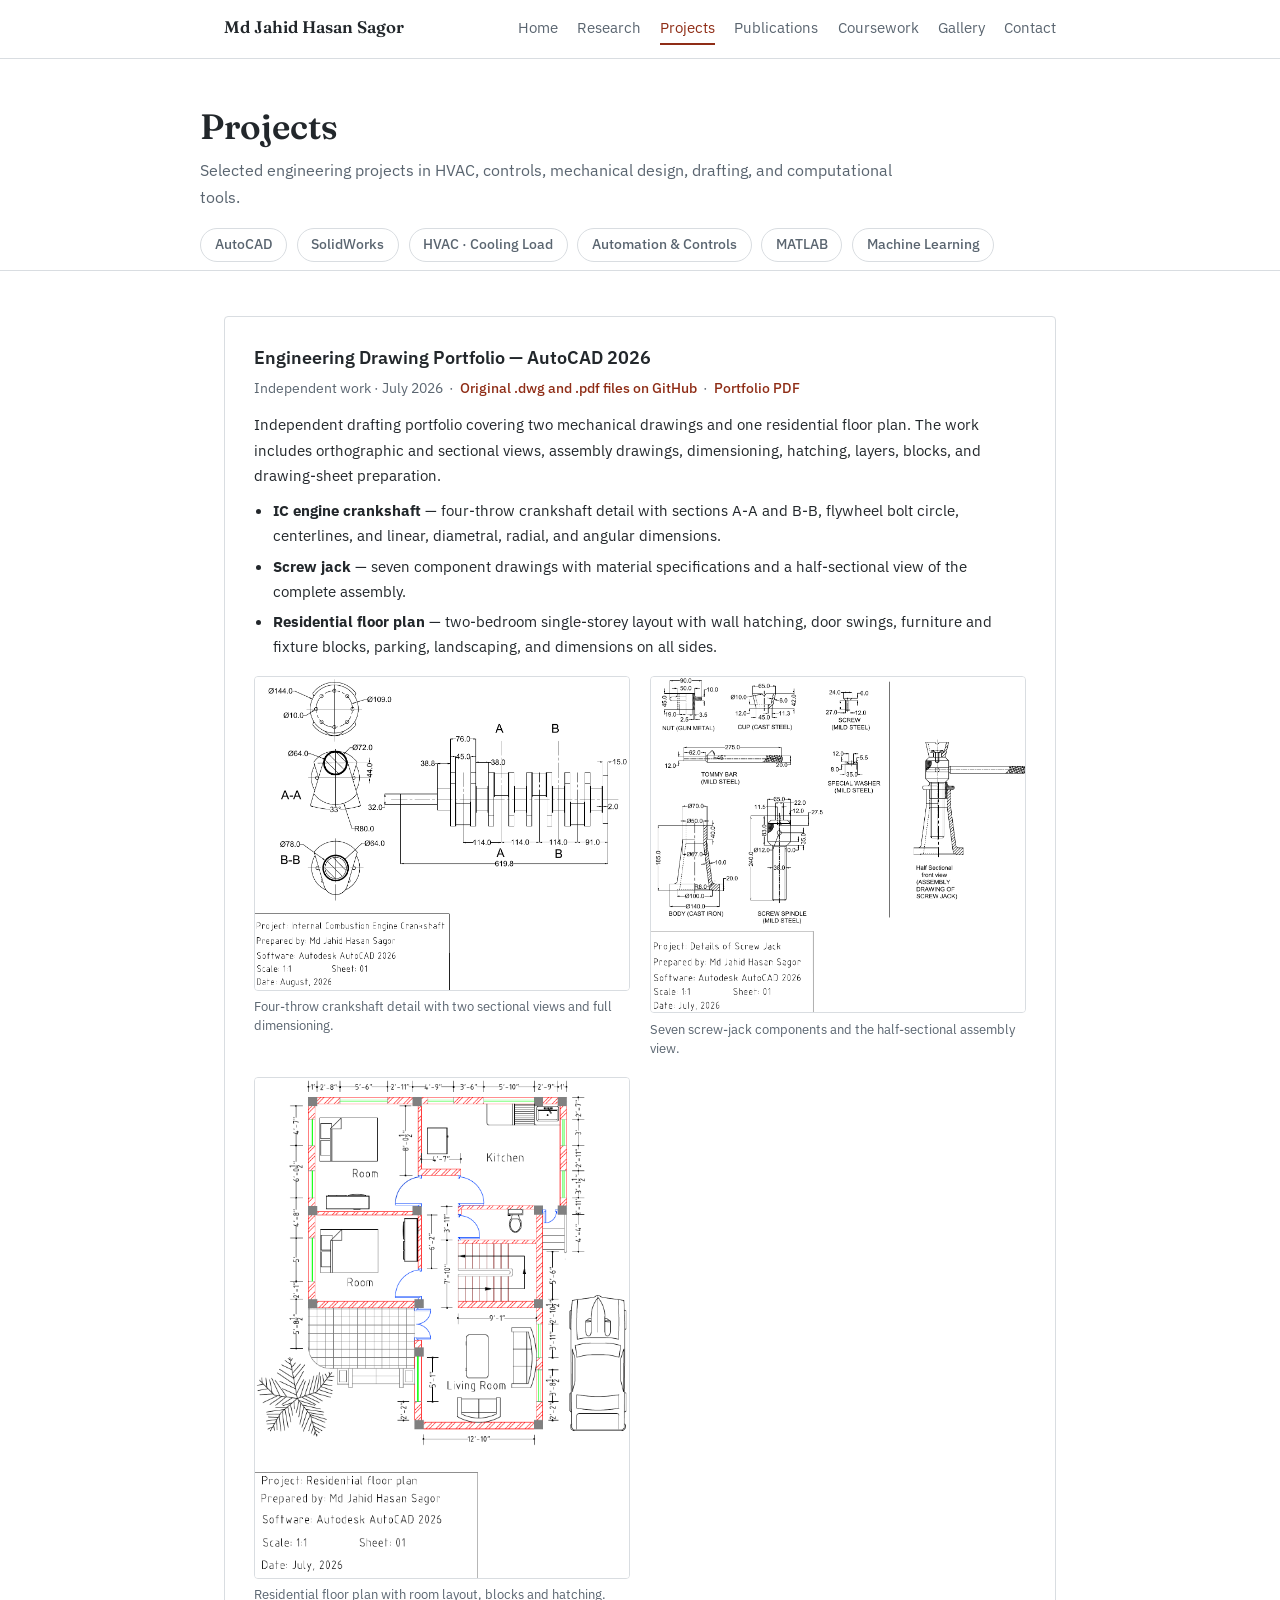
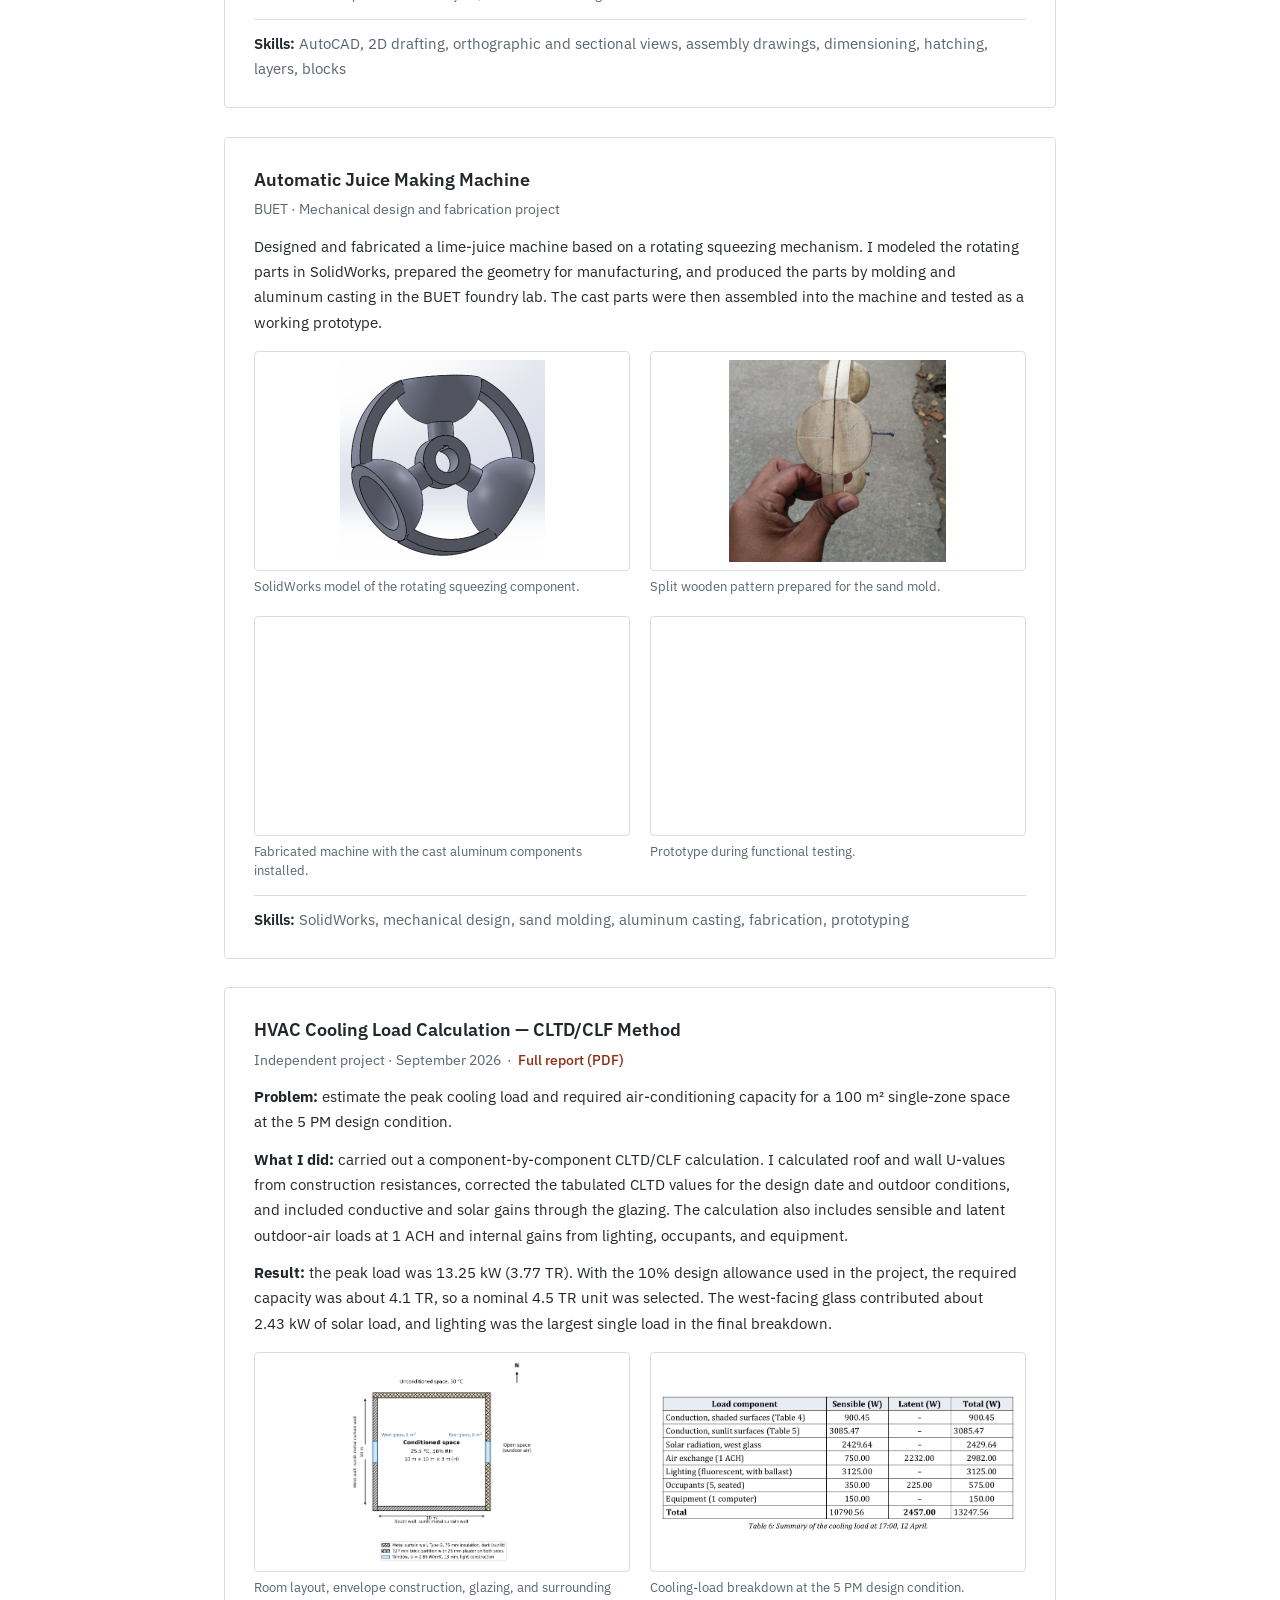
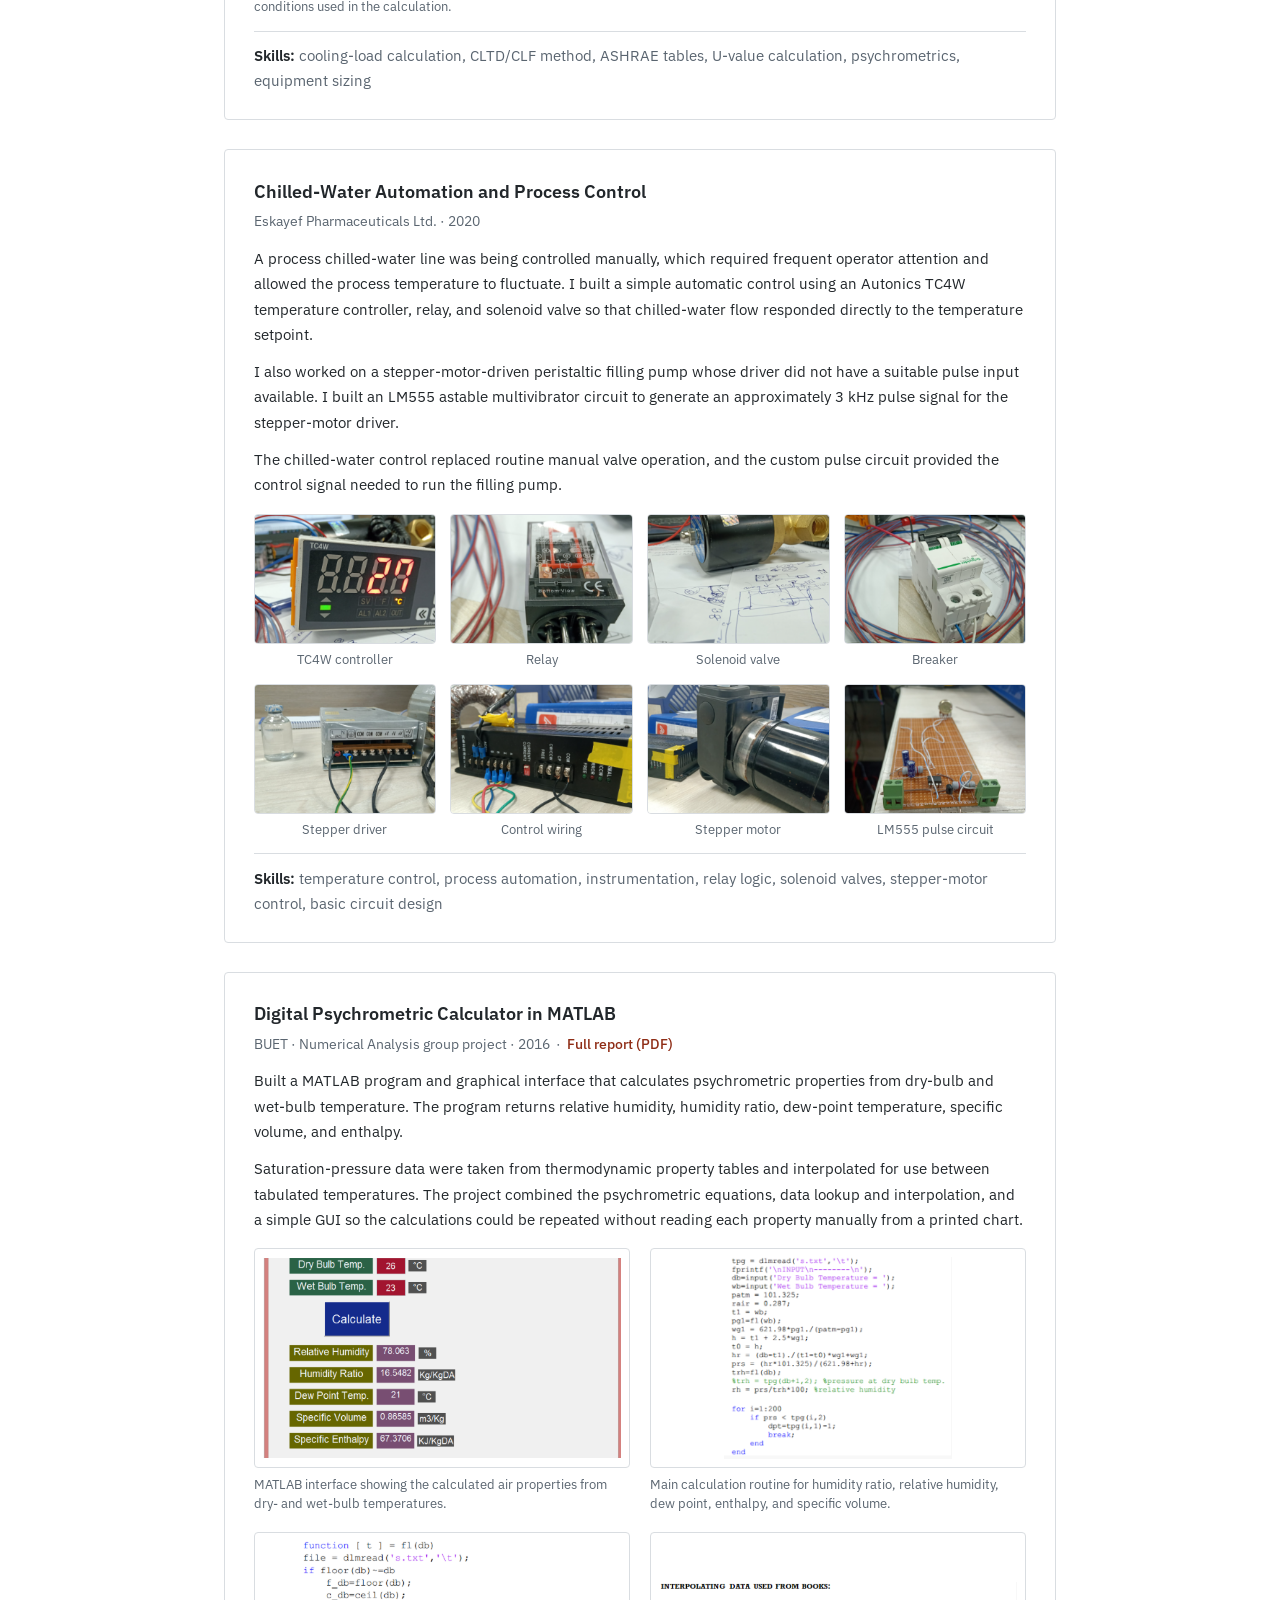
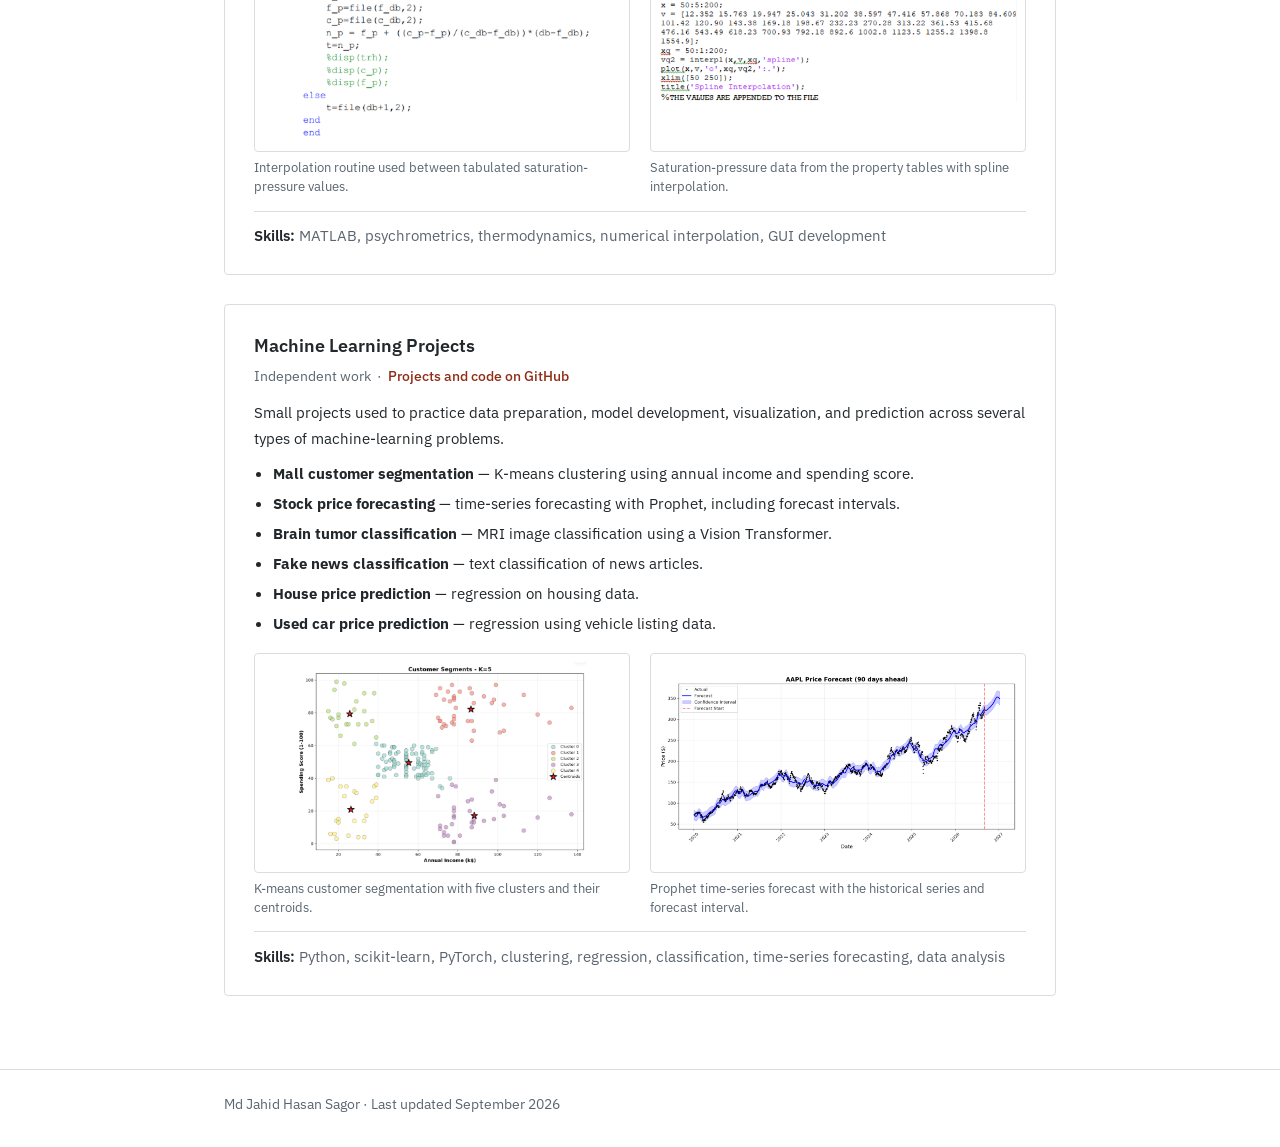
<file: projects.html>
<!DOCTYPE html>
<html lang="en">
<head>

<!-- Google tag (gtag.js) -->
<script async src="https://www.googletagmanager.com/gtag/js?id=G-9QJLBNFBZD"></script>
<script>
  window.dataLayer = window.dataLayer || [];
  function gtag(){dataLayer.push(arguments);}
  gtag('js', new Date());

  gtag('config', 'G-9QJLBNFBZD');
</script>
  
<meta charset="UTF-8">
<meta name="viewport" content="width=device-width, initial-scale=1.0">
<title>Projects — Md Jahid Hasan Sagor</title>
<meta name="description" content="Engineering projects in HVAC, controls, mechanical design, drafting, MATLAB, and machine learning.">
<link rel="preconnect" href="https://fonts.googleapis.com">
<link rel="preconnect" href="https://fonts.gstatic.com" crossorigin>
<link href="https://fonts.googleapis.com/css2?family=Fraunces:opsz,wght@9..144,400;9..144,500;9..144,600&family=IBM+Plex+Sans:wght@400;500;600&display=swap" rel="stylesheet">

<style>
:root {
  --ink: #22272b;
  --muted: #5a6570;
  --line: #d9dde1;
  --accent: #8f2d16;
  --accent-soft: #f6ede9;
  --bg: #ffffff;
  --serif: "Fraunces", Georgia, serif;
  --sans: "IBM Plex Sans", -apple-system, sans-serif;
}

* { margin: 0; padding: 0; box-sizing: border-box; }
html { scroll-behavior: smooth; }

@media (prefers-reduced-motion: reduce) {
  html { scroll-behavior: auto; }
  * { transition: none !important; }
}

body {
  font-family: var(--sans);
  color: var(--ink);
  background: var(--bg);
  line-height: 1.65;
  font-size: 1rem;
}

.wrap { max-width: 880px; margin: 0 auto; padding: 0 1.5rem; }
a:focus-visible { outline: 2px solid var(--accent); outline-offset: 2px; }

/* ---------- Navigation ---------- */
nav {
  position: sticky;
  top: 0;
  z-index: 10;
  background: rgba(255,255,255,0.94);
  backdrop-filter: blur(6px);
  border-bottom: 1px solid var(--line);
}

.nav-inner {
  max-width: 880px;
  margin: 0 auto;
  padding: 0.8rem 1.5rem;
  display: flex;
  align-items: baseline;
  justify-content: space-between;
  gap: 1rem;
  flex-wrap: wrap;
}

.nav-name {
  font-family: var(--serif);
  font-weight: 600;
  font-size: 1.05rem;
  color: var(--ink);
  text-decoration: none;
  white-space: nowrap;
}

.nav-links { display: flex; gap: 1.2rem; flex-wrap: wrap; }
.nav-links a {
  color: var(--muted);
  text-decoration: none;
  font-size: 0.92rem;
  padding: 0.2rem 0;
  border-bottom: 2px solid transparent;
}

.nav-links a:hover,
.nav-links a:focus-visible { color: var(--accent); }

.nav-links a[aria-current="page"] {
  color: var(--accent);
  border-bottom-color: var(--accent);
}

/* ---------- Page header ---------- */
.page-head { padding: 3rem 0 0.5rem; }
.page-head h1 {
  font-family: var(--serif);
  font-weight: 600;
  font-size: 2.2rem;
  line-height: 1.15;
  margin-bottom: 0.6rem;
}
.page-head p { color: var(--muted); max-width: 44rem; }

/* ---------- Sections ---------- */
section { padding: 2.8rem 0; border-top: 1px solid var(--line); }

.tag-nav {
  display: flex;
  flex-wrap: wrap;
  gap: 0.6rem;
  margin-top: 1.1rem;
}

.tag-nav a {
  display: inline-block;
  padding: 0.3rem 0.85rem;
  border: 1px solid var(--line);
  border-radius: 999px;
  color: var(--muted);
  text-decoration: none;
  font-size: 0.86rem;
  font-weight: 500;
}

.tag-nav a:hover,
.tag-nav a:focus-visible {
  border-color: var(--accent);
  color: var(--accent);
}

/* ---------- Projects ---------- */
.project {
  border: 1px solid var(--line);
  border-radius: 4px;
  padding: 1.6rem 1.8rem;
  margin-bottom: 1.8rem;
  max-width: 52rem;
  scroll-margin-top: 4.5rem;
}

.project h3 {
  font-family: var(--sans);
  font-weight: 600;
  font-size: 1.15rem;
  margin-bottom: 0.2rem;
}

.project-context {
  color: var(--muted);
  font-size: 0.9rem;
  margin-bottom: 0.8rem;
}

.project p { font-size: 0.96rem; }
.project p + p { margin-top: 0.75rem; }

.project ul {
  margin: 0.6rem 0 0 1.2rem;
  font-size: 0.96rem;
}

.project li { margin-bottom: 0.3rem; }

.project-tools {
  margin-top: 0.9rem;
  font-size: 0.88rem;
  color: var(--muted);
  padding-top: 0.7rem;
  border-top: 1px solid var(--line);
}

.project-tools strong {
  color: var(--ink);
  font-weight: 600;
}

.project-links {
  margin-top: 0.7rem;
  font-size: 0.9rem;
}

.project-links a {
  color: var(--accent);
  text-decoration: none;
  font-weight: 500;
}

.project-links a:hover,
.project-links a:focus-visible { text-decoration: underline; }

.project-figures {
  display: grid;
  grid-template-columns: 1fr 1fr;
  gap: 1.2rem;
  margin: 1rem 0 0.2rem;
}

.project-figures figure { margin: 0; }

.project-figures img,
.project-figures iframe {
  width: 100%;
  height: 220px;
  border: 1px solid var(--line);
  border-radius: 4px;
  background: #fff;
  display: block;
}

.project-figures img {
  object-fit: contain;
  padding: 0.5rem;
  box-sizing: border-box;
}

.project-figures figcaption {
  font-size: 0.82rem;
  color: var(--muted);
  margin-top: 0.4rem;
  line-height: 1.45;
}

.project-figures.sheets img {
  height: auto;
  padding: 0;
}

.project-figures.grid4 {
  grid-template-columns: repeat(4, 1fr);
  gap: 0.9rem;
}

.project-figures.grid4 img {
  height: 130px;
  object-fit: cover;
  padding: 0;
}

.project-figures.grid4 figcaption { text-align: center; }

/* ---------- Footer ---------- */
footer {
  padding: 1.4rem 0 2rem;
  color: var(--muted);
  font-size: 0.85rem;
  border-top: 1px solid var(--line);
}

/* ---------- Responsive ---------- */
@media (max-width: 720px) {
  .page-head h1 { font-size: 1.8rem; }
  .project { padding: 1.2rem; }
  .project-figures { grid-template-columns: 1fr; }
  .project-figures.grid4 { grid-template-columns: 1fr 1fr; }
}
</style>
</head>

<body>

<nav aria-label="Main">
  <div class="nav-inner">
    <a class="nav-name" href="index.html">Md Jahid Hasan Sagor</a>
    <div class="nav-links">
      <a href="index.html">Home</a>
      <a href="research.html">Research</a>
      <a href="projects.html" aria-current="page">Projects</a>
      <a href="publications.html">Publications</a>
      <a href="coursework.html">Coursework</a>
      <a href="gallery.html">Gallery</a>
      <a href="index.html#contact">Contact</a>
    </div>
  </div>
</nav>

<div class="page-head wrap">
  <h1>Projects</h1>
  <p>Selected engineering projects in HVAC, controls, mechanical design, drafting, and computational tools.</p>

  <div class="tag-nav" aria-label="Jump to a project">
    <a href="#autocad">AutoCAD</a>
    <a href="#solidworks">SolidWorks</a>
    <a href="#hvac-load">HVAC · Cooling Load</a>
    <a href="#automation">Automation &amp; Controls</a>
    <a href="#matlab">MATLAB</a>
    <a href="#machine-learning">Machine Learning</a>
  </div>
</div>

<section>
  <div class="wrap">

    <!-- PROJECT START -->
    <div class="project" id="autocad">
      <h3>Engineering Drawing Portfolio — AutoCAD 2026</h3>
      <div class="project-context">
        Independent work · July 2026
        &nbsp;·&nbsp;
        <a href="https://github.com/jahidhasansagor-buet/AutoCAD-Engineering-Drawings"
           style="color: var(--accent); text-decoration: none; font-weight: 500;">Original .dwg and .pdf files on GitHub</a>
        &nbsp;·&nbsp;
        <a href="Engineering_Drawing_Portfolio.pdf"
           style="color: var(--accent); text-decoration: none; font-weight: 500;">Portfolio PDF</a>
      </div>

      <p>
        Independent drafting portfolio covering two mechanical drawings and one residential floor plan. The work includes orthographic and sectional views, assembly drawings, dimensioning, hatching, layers, blocks, and drawing-sheet preparation.
      </p>

      <ul>
        <li><strong>IC engine crankshaft</strong> — four-throw crankshaft detail with sections A-A and B-B, flywheel bolt circle, centerlines, and linear, diametral, radial, and angular dimensions.</li>
        <li><strong>Screw jack</strong> — seven component drawings with material specifications and a half-sectional view of the complete assembly.</li>
        <li><strong>Residential floor plan</strong> — two-bedroom single-storey layout with wall hatching, door swings, furniture and fixture blocks, parking, landscaping, and dimensions on all sides.</li>
      </ul>

      <div class="project-figures sheets">
        <figure>
          <img src="figures/autocad-crankshaft.png" alt="Detail drawing of a four-throw IC engine crankshaft with cross sections and dimensions">
          <figcaption>Four-throw crankshaft detail with two sectional views and full dimensioning.</figcaption>
        </figure>

        <figure>
          <img src="figures/autocad-screw-jack.png" alt="Screw jack component details and half-sectional assembly drawing">
          <figcaption>Seven screw-jack components and the half-sectional assembly view.</figcaption>
        </figure>

        <figure>
          <img src="figures/autocad-floor-plan.png" alt="Two-bedroom residential floor plan with dimensions, furniture, parking and landscaping">
          <figcaption>Residential floor plan with room layout, blocks and hatching.</figcaption>
        </figure>
      </div>

      <p class="project-tools">
        <strong>Skills:</strong> AutoCAD, 2D drafting, orthographic and sectional views, assembly drawings, dimensioning, hatching, layers, blocks
      </p>
    </div>
    <!-- PROJECT END -->


    <!-- PROJECT START -->
    <div class="project" id="solidworks">
      <h3>Automatic Juice Making Machine</h3>
      <div class="project-context">BUET · Mechanical design and fabrication project</div>

      <p>
        Designed and fabricated a lime-juice machine based on a rotating squeezing mechanism. I modeled the rotating parts in SolidWorks, prepared the geometry for manufacturing, and produced the parts by molding and aluminum casting in the BUET foundry lab. The cast parts were then assembled into the machine and tested as a working prototype.
      </p>

      <div class="project-figures">
        <figure>
          <img src="figures/juice-rotating-parts.png" alt="SolidWorks model of the rotating squeezing component">
          <figcaption>SolidWorks model of the rotating squeezing component.</figcaption>
        </figure>

        <figure>
          <img src="figures/juice-wooden-pattern.jpg" alt="Split wooden pattern prepared for sand casting">
          <figcaption>Split wooden pattern prepared for the sand mold.</figcaption>
        </figure>

        <figure>
          <iframe src="https://drive.google.com/file/d/1RB_dKaMb8zN7mepKtaa1tOMWfE3xG2wM/preview"
                  title="Automatic juice machine fabricated prototype"
                  allow="autoplay"
                  allowfullscreen
                  loading="lazy"></iframe>
          <figcaption>Fabricated machine with the cast aluminum components installed.</figcaption>
        </figure>

        <figure>
          <iframe src="https://drive.google.com/file/d/1wG6ZFQpPD4jLIzJGYAm4lbnNQ1_BDub2/preview"
                  title="Automatic juice machine test run"
                  allow="autoplay"
                  allowfullscreen
                  loading="lazy"></iframe>
          <figcaption>Prototype during functional testing.</figcaption>
        </figure>
      </div>

      <p class="project-tools">
        <strong>Skills:</strong> SolidWorks, mechanical design, sand molding, aluminum casting, fabrication, prototyping
      </p>
    </div>
    <!-- PROJECT END -->


    <!-- PROJECT START -->
    <div class="project" id="hvac-load">
      <h3>HVAC Cooling Load Calculation — CLTD/CLF Method</h3>
      <div class="project-context">
        Independent project · September 2026
        &nbsp;·&nbsp;
        <a href="HVAC_Cooling_Load_Project.pdf"
           style="color: var(--accent); text-decoration: none; font-weight: 500;">Full report (PDF)</a>
      </div>

      <p>
        <strong>Problem:</strong> estimate the peak cooling load and required air-conditioning capacity for a 100&nbsp;m² single-zone space at the 5&nbsp;PM design condition.
      </p>

      <p>
        <strong>What I did:</strong> carried out a component-by-component CLTD/CLF calculation. I calculated roof and wall U-values from construction resistances, corrected the tabulated CLTD values for the design date and outdoor conditions, and included conductive and solar gains through the glazing. The calculation also includes sensible and latent outdoor-air loads at 1&nbsp;ACH and internal gains from lighting, occupants, and equipment.
      </p>

      <p>
        <strong>Result:</strong> the peak load was 13.25&nbsp;kW (3.77&nbsp;TR). With the 10% design allowance used in the project, the required capacity was about 4.1&nbsp;TR, so a nominal 4.5&nbsp;TR unit was selected. The west-facing glass contributed about 2.43&nbsp;kW of solar load, and lighting was the largest single load in the final breakdown.
      </p>

      <div class="project-figures">
        <figure>
          <img src="figures/hvac-load-plan.png" alt="Plan of the conditioned space and surrounding wall conditions">
          <figcaption>Room layout, envelope construction, glazing, and surrounding conditions used in the calculation.</figcaption>
        </figure>

        <figure>
          <img src="figures/hvac-load-summary.png" alt="Cooling load summary showing sensible and latent components">
          <figcaption>Cooling-load breakdown at the 5&nbsp;PM design condition.</figcaption>
        </figure>
      </div>

      <p class="project-tools">
        <strong>Skills:</strong> cooling-load calculation, CLTD/CLF method, ASHRAE tables, U-value calculation, psychrometrics, equipment sizing
      </p>
    </div>
    <!-- PROJECT END -->


    <!-- PROJECT START -->
    <div class="project" id="automation">
      <h3>Chilled-Water Automation and Process Control</h3>
      <div class="project-context">Eskayef Pharmaceuticals Ltd. · 2020</div>

      <p>
        A process chilled-water line was being controlled manually, which required frequent operator attention and allowed the process temperature to fluctuate. I built a simple automatic control using an Autonics TC4W temperature controller, relay, and solenoid valve so that chilled-water flow responded directly to the temperature setpoint.
      </p>

      <p>
        I also worked on a stepper-motor-driven peristaltic filling pump whose driver did not have a suitable pulse input available. I built an LM555 astable multivibrator circuit to generate an approximately 3&nbsp;kHz pulse signal for the stepper-motor driver.
      </p>

      <p>
        The chilled-water control replaced routine manual valve operation, and the custom pulse circuit provided the control signal needed to run the filling pump.
      </p>

      <div class="project-figures grid4">
        <figure>
          <img src="figures/automation-pid-controller.png" alt="Autonics TC4W temperature controller">
          <figcaption>TC4W controller</figcaption>
        </figure>

        <figure>
          <img src="figures/automation-relay.png" alt="Electromechanical relay">
          <figcaption>Relay</figcaption>
        </figure>

        <figure>
          <img src="figures/automation-solenoid-valve.png" alt="Solenoid valve for chilled-water control">
          <figcaption>Solenoid valve</figcaption>
        </figure>

        <figure>
          <img src="figures/automation-breaker.png" alt="Circuit breaker for the control system">
          <figcaption>Breaker</figcaption>
        </figure>

        <figure>
          <img src="figures/automation-stepper-driver.png" alt="Stepper motor driver and power supply">
          <figcaption>Stepper driver</figcaption>
        </figure>

        <figure>
          <img src="figures/automation-control-circuit.png" alt="Control circuit wiring">
          <figcaption>Control wiring</figcaption>
        </figure>

        <figure>
          <img src="figures/automation-stepper-motor.png" alt="Stepper motor used with the peristaltic filling pump">
          <figcaption>Stepper motor</figcaption>
        </figure>

        <figure>
          <img src="figures/automation-multivibrator.png" alt="LM555 astable multivibrator circuit">
          <figcaption>LM555 pulse circuit</figcaption>
        </figure>
      </div>

      <p class="project-tools">
        <strong>Skills:</strong> temperature control, process automation, instrumentation, relay logic, solenoid valves, stepper-motor control, basic circuit design
      </p>
    </div>
    <!-- PROJECT END -->


    <!-- PROJECT START -->
    <div class="project" id="matlab">
      <h3>Digital Psychrometric Calculator in MATLAB</h3>
      <div class="project-context">
        BUET · Numerical Analysis group project · 2016
        &nbsp;·&nbsp;
        <a href="Digital_Psychrometric_Chart_Report.pdf"
           style="color: var(--accent); text-decoration: none; font-weight: 500;">Full report (PDF)</a>
      </div>

      <p>
        Built a MATLAB program and graphical interface that calculates psychrometric properties from dry-bulb and wet-bulb temperature. The program returns relative humidity, humidity ratio, dew-point temperature, specific volume, and enthalpy.
      </p>

      <p>
        Saturation-pressure data were taken from thermodynamic property tables and interpolated for use between tabulated temperatures. The project combined the psychrometric equations, data lookup and interpolation, and a simple GUI so the calculations could be repeated without reading each property manually from a printed chart.
      </p>

      <div class="project-figures">
        <figure>
          <img src="figures/psychro-gui.png" alt="MATLAB graphical interface for psychrometric calculations">
          <figcaption>MATLAB interface showing the calculated air properties from dry- and wet-bulb temperatures.</figcaption>
        </figure>

        <figure>
          <img src="figures/psychro-main-code.png" alt="MATLAB code used to calculate psychrometric properties">
          <figcaption>Main calculation routine for humidity ratio, relative humidity, dew point, enthalpy, and specific volume.</figcaption>
        </figure>

        <figure>
          <img src="figures/psychro-interpolation.png" alt="MATLAB interpolation function for saturation pressure">
          <figcaption>Interpolation routine used between tabulated saturation-pressure values.</figcaption>
        </figure>

        <figure>
          <img src="figures/psychro-interp-data.png" alt="Spline interpolation of thermodynamic saturation data">
          <figcaption>Saturation-pressure data from the property tables with spline interpolation.</figcaption>
        </figure>
      </div>

      <p class="project-tools">
        <strong>Skills:</strong> MATLAB, psychrometrics, thermodynamics, numerical interpolation, GUI development
      </p>
    </div>
    <!-- PROJECT END -->


    <!-- PROJECT START -->
    <div class="project" id="machine-learning">
      <h3>Machine Learning Projects</h3>
      <div class="project-context">
        Independent work
        &nbsp;·&nbsp;
        <a href="https://github.com/jahidhasansagor-buet/machine-learning-projects"
           style="color: var(--accent); text-decoration: none; font-weight: 500;">Projects and code on GitHub</a>
      </div>

      <p>
        Small projects used to practice data preparation, model development, visualization, and prediction across several types of machine-learning problems.
      </p>

      <ul>
        <li><strong>Mall customer segmentation</strong> — K-means clustering using annual income and spending score.</li>
        <li><strong>Stock price forecasting</strong> — time-series forecasting with Prophet, including forecast intervals.</li>
        <li><strong>Brain tumor classification</strong> — MRI image classification using a Vision Transformer.</li>
        <li><strong>Fake news classification</strong> — text classification of news articles.</li>
        <li><strong>House price prediction</strong> — regression on housing data.</li>
        <li><strong>Used car price prediction</strong> — regression using vehicle listing data.</li>
      </ul>

      <div class="project-figures">
        <figure>
          <img src="figures/ml-customer-segments.png" alt="K-means clustering of mall customers into five segments">
          <figcaption>K-means customer segmentation with five clusters and their centroids.</figcaption>
        </figure>

        <figure>
          <img src="figures/ml-stock-forecast.png" alt="Prophet stock price forecast with forecast interval">
          <figcaption>Prophet time-series forecast with the historical series and forecast interval.</figcaption>
        </figure>
      </div>

      <p class="project-tools">
        <strong>Skills:</strong> Python, scikit-learn, PyTorch, clustering, regression, classification, time-series forecasting, data analysis
      </p>
    </div>
    <!-- PROJECT END -->

  </div>
</section>

<footer>
  <div class="wrap">Md Jahid Hasan Sagor · Last updated September 2026</div>
</footer>

</body>
</html>
</file>
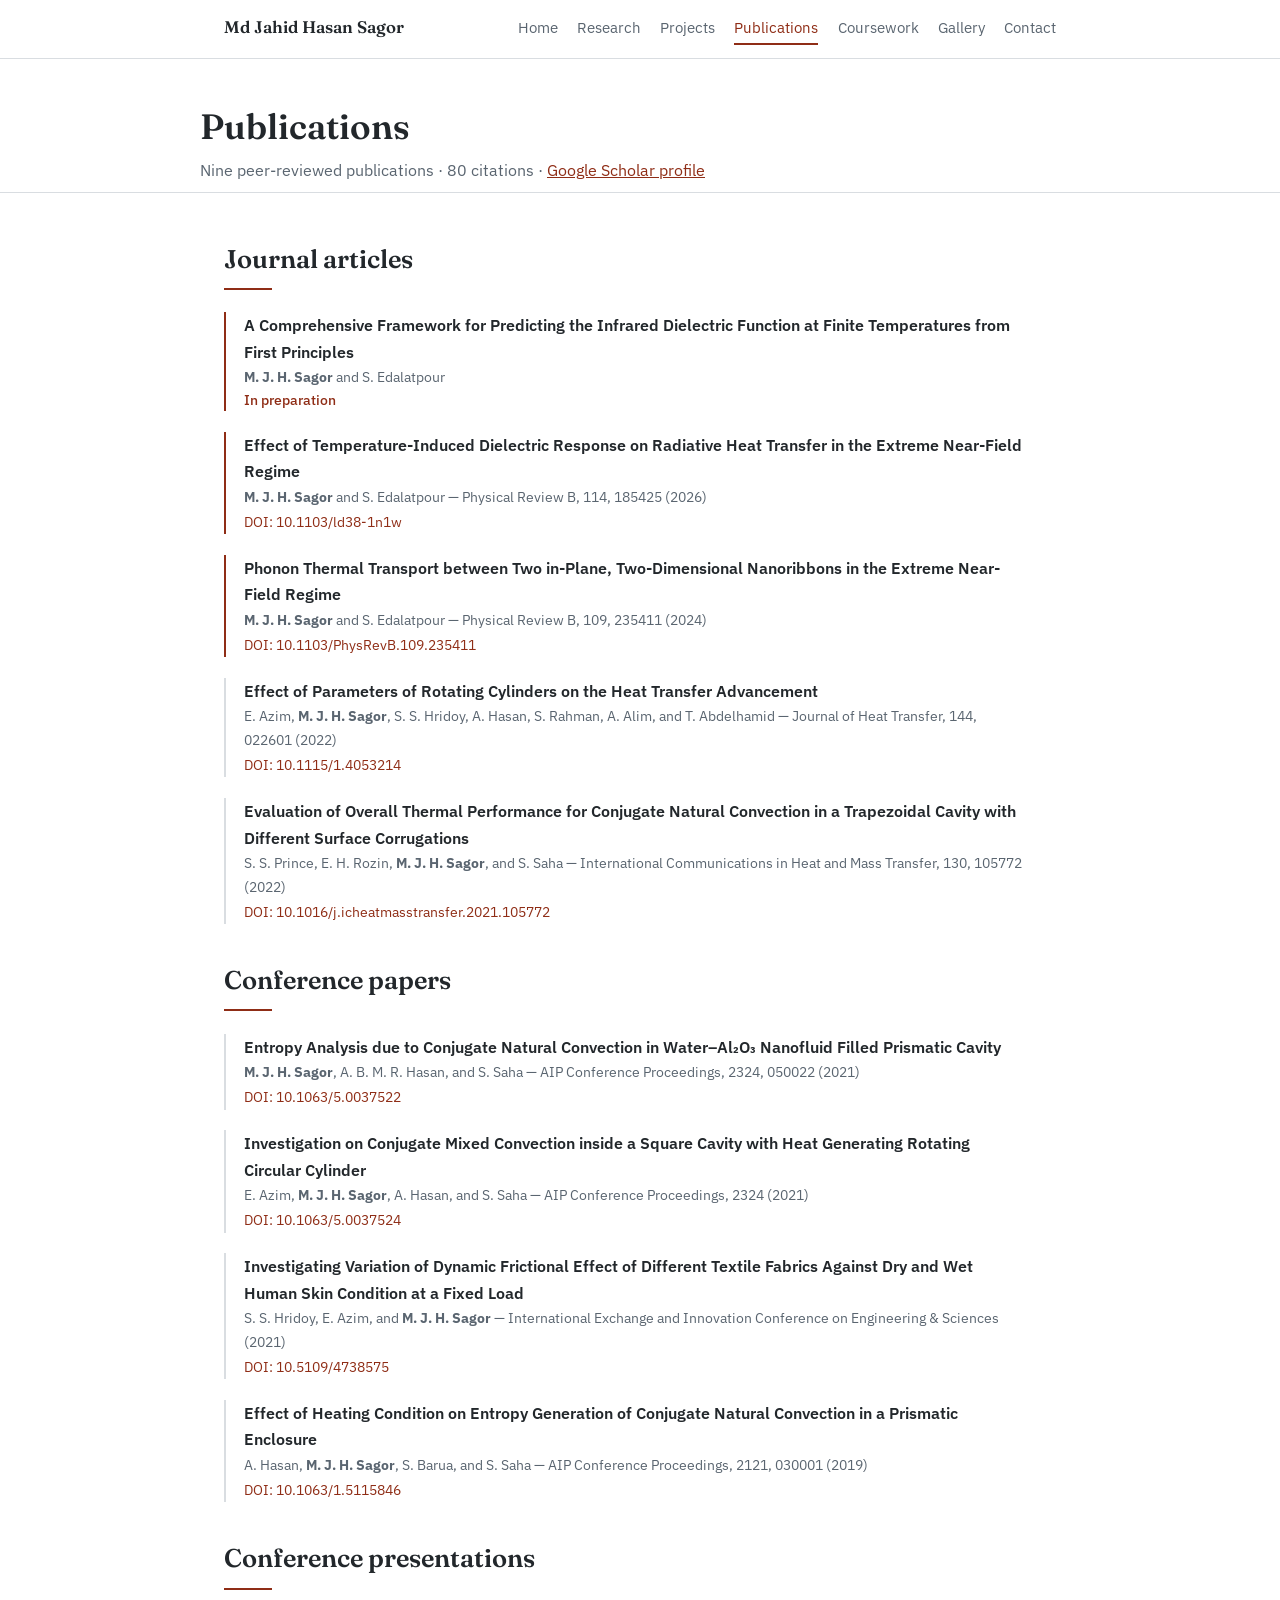
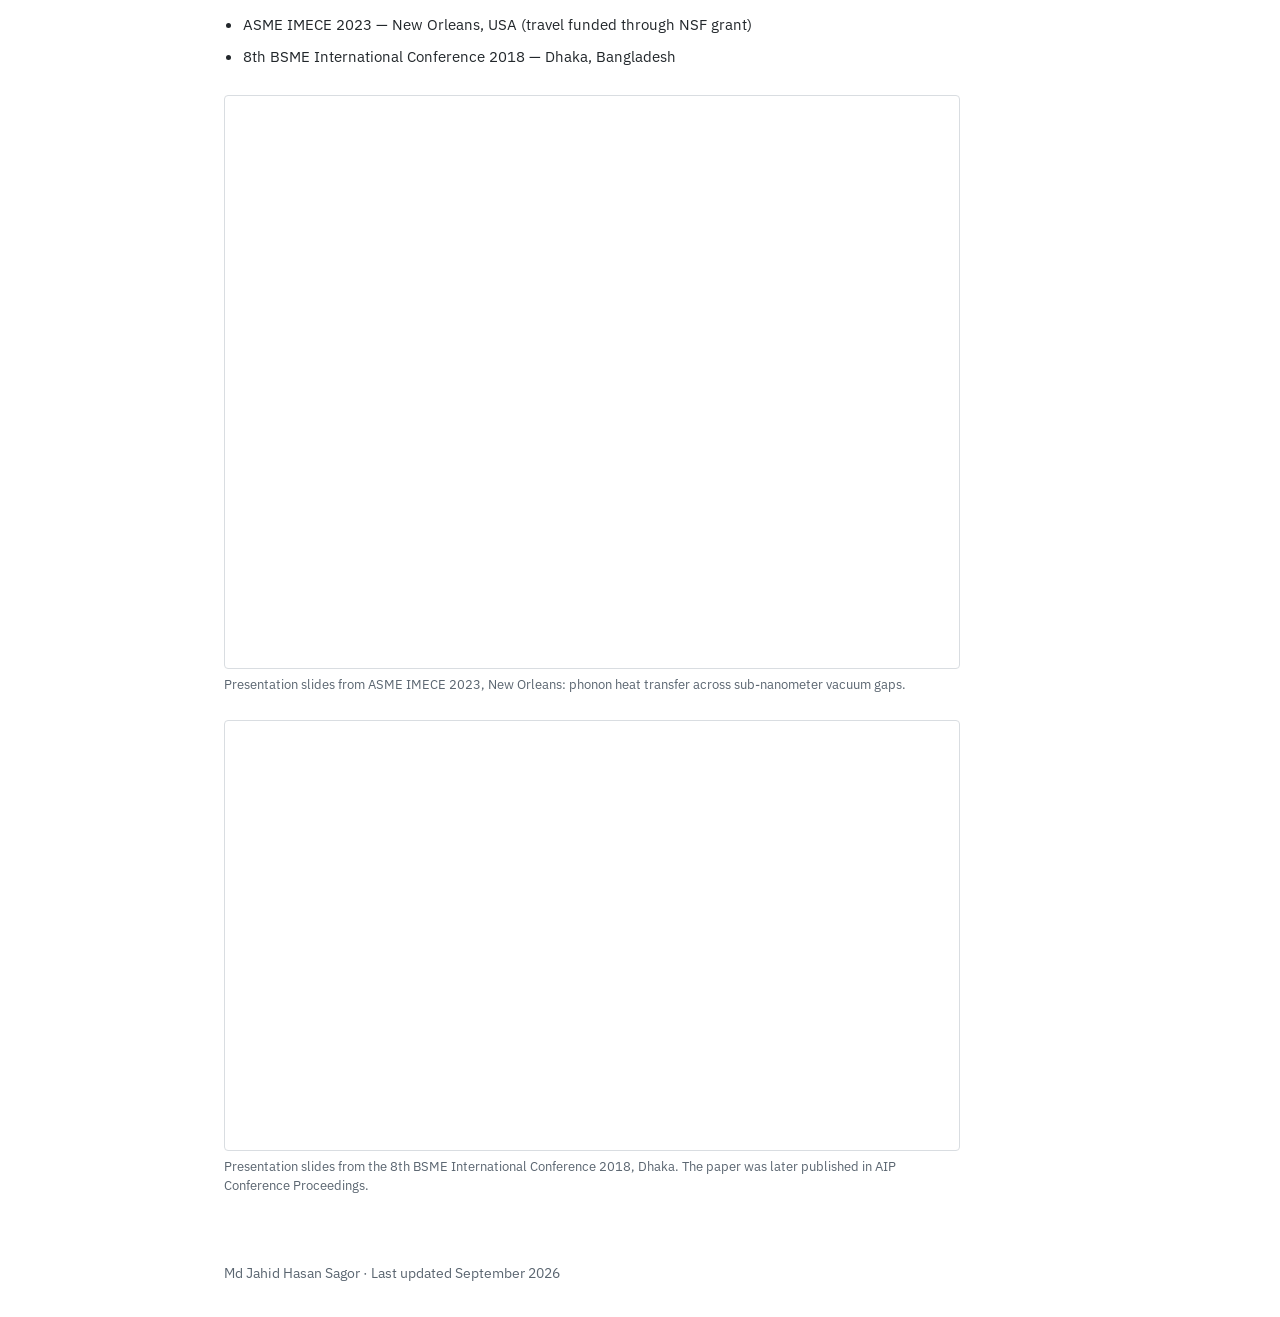
<file: publications.html>
<!DOCTYPE html>
<html lang="en">
<head>

<!-- Google tag (gtag.js) -->
<script async src="https://www.googletagmanager.com/gtag/js?id=G-9QJLBNFBZD"></script>
<script>
  window.dataLayer = window.dataLayer || [];
  function gtag(){dataLayer.push(arguments);}
  gtag('js', new Date());

  gtag('config', 'G-9QJLBNFBZD');
</script>
   
<meta charset="UTF-8">
<meta name="viewport" content="width=device-width, initial-scale=1.0">
<title>Publications — Md Jahid Hasan Sagor</title>
<meta name="description" content="Peer-reviewed journal articles and conference papers by Md Jahid Hasan Sagor.">
<link rel="preconnect" href="https://fonts.googleapis.com">
<link rel="preconnect" href="https://fonts.gstatic.com" crossorigin>
<link href="https://fonts.googleapis.com/css2?family=Fraunces:opsz,wght@9..144,400;9..144,500;9..144,600&family=IBM+Plex+Sans:wght@400;500;600&display=swap" rel="stylesheet">
<style>
/* ============================================================
   Md Jahid Hasan Sagor — personal website stylesheet
   You normally never need to edit this file.
   ============================================================ */
:root {
  --ink: #22272b;
  --muted: #5a6570;
  --line: #d9dde1;
  --accent: #8f2d16;
  --accent-soft: #f6ede9;
  --bg: #ffffff;
  --serif: "Fraunces", Georgia, serif;
  --sans: "IBM Plex Sans", -apple-system, sans-serif;
}
* { margin: 0; padding: 0; box-sizing: border-box; }
html { scroll-behavior: smooth; }
@media (prefers-reduced-motion: reduce) {
  html { scroll-behavior: auto; }
  * { transition: none !important; }
}
body {
  font-family: var(--sans);
  color: var(--ink);
  background: var(--bg);
  line-height: 1.65;
  font-size: 1rem;
}
.wrap { max-width: 880px; margin: 0 auto; padding: 0 1.5rem; }
a:focus-visible { outline: 2px solid var(--accent); outline-offset: 2px; }

/* ---------- Navigation ---------- */
nav {
  position: sticky; top: 0; z-index: 10;
  background: rgba(255,255,255,0.94);
  backdrop-filter: blur(6px);
  border-bottom: 1px solid var(--line);
}
.nav-inner {
  max-width: 880px; margin: 0 auto; padding: 0.8rem 1.5rem;
  display: flex; align-items: baseline; justify-content: space-between; gap: 1rem; flex-wrap: wrap;
}
.nav-name { font-family: var(--serif); font-weight: 600; font-size: 1.05rem; color: var(--ink); text-decoration: none; white-space: nowrap; }
.nav-links { display: flex; gap: 1.2rem; flex-wrap: wrap; }
.nav-links a { color: var(--muted); text-decoration: none; font-size: 0.92rem; padding: 0.2rem 0; border-bottom: 2px solid transparent; }
.nav-links a:hover, .nav-links a:focus-visible { color: var(--accent); }
.nav-links a[aria-current="page"] { color: var(--accent); border-bottom-color: var(--accent); }

/* ---------- Page headers ---------- */
.page-head { padding: 3rem 0 0.5rem; }
.page-head h1 { font-family: var(--serif); font-weight: 600; font-size: 2.2rem; line-height: 1.15; margin-bottom: 0.6rem; }
.page-head p { color: var(--muted); max-width: 44rem; }

/* ---------- Home hero ---------- */
header.hero { padding: 4rem 0 3rem; }
.hero-grid { display: grid; grid-template-columns: 1fr 300px; gap: 3rem; align-items: center; }
.hero h1 { font-family: var(--serif); font-weight: 600; font-size: 2.6rem; line-height: 1.15; margin-bottom: 1rem; }
.hero-role { font-size: 1.1rem; margin-bottom: 1rem; max-width: 34rem; }
.hero-note { color: var(--muted); font-size: 0.95rem; max-width: 34rem; margin-bottom: 1.6rem; }
.hero-links { display: flex; gap: 0.8rem; flex-wrap: wrap; }
.hero-links a {
  display: inline-block; padding: 0.5rem 1rem;
  border: 1px solid var(--line); border-radius: 3px;
  color: var(--ink); text-decoration: none; font-size: 0.9rem; font-weight: 500;
}
.hero-links a.primary { background: var(--accent); border-color: var(--accent); color: #fff; }
.hero-links a:hover, .hero-links a:focus-visible { border-color: var(--accent); color: var(--accent); }
.hero-links a.primary:hover, .hero-links a.primary:focus-visible { background: #7a250f; color: #fff; }
.gap-figure { width: 100%; }
.gap-caption { font-size: 0.78rem; color: var(--muted); margin-top: 0.5rem; text-align: center; }

/* ---------- Sections ---------- */
section { padding: 2.8rem 0; border-top: 1px solid var(--line); }
h2 { font-family: var(--serif); font-weight: 600; font-size: 1.6rem; margin-bottom: 1.4rem; }
h2::after {
  content: ""; display: block; width: 3rem; margin-top: 0.5rem;
  border-top: 2px solid var(--accent);
  box-shadow: 0 4px 0 -2px var(--accent);
}
h3 { font-family: var(--sans); font-weight: 600; font-size: 1.05rem; }
p + p { margin-top: 0.9rem; }
.lede { max-width: 46rem; }

.research-topics { margin-top: 1.6rem; display: grid; grid-template-columns: 1fr 1fr; gap: 1.6rem 2.4rem; }
.topic h3 { margin-bottom: 0.3rem; }
.topic p { color: var(--muted); font-size: 0.94rem; }

/* ---------- Publications ---------- */
.pub-group { margin-bottom: 2.2rem; }
.pub { padding-left: 1.1rem; border-left: 2px solid var(--line); margin-bottom: 1.3rem; max-width: 50rem; }
.pub.highlight { border-left-color: var(--accent); }
.pub-title { font-weight: 600; }
.pub-title a { color: var(--ink); text-decoration: none; }
.pub-title a:hover, .pub-title a:focus-visible { color: var(--accent); }
.pub-meta { color: var(--muted); font-size: 0.9rem; }
.pub-status { color: var(--accent); font-size: 0.85rem; font-weight: 500; }
.pub-links { font-size: 0.88rem; margin-top: 0.15rem; }
.pub-links a { color: var(--accent); text-decoration: none; }
.pub-links a:hover, .pub-links a:focus-visible { text-decoration: underline; }

/* ---------- Projects ---------- */
.project { border: 1px solid var(--line); border-radius: 4px; padding: 1.6rem 1.8rem; margin-bottom: 1.8rem; max-width: 52rem; }
.project h3 { font-size: 1.15rem; margin-bottom: 0.2rem; }
.project-context { color: var(--muted); font-size: 0.9rem; margin-bottom: 0.8rem; }
.project p { font-size: 0.96rem; }
.project ul { margin: 0.6rem 0 0 1.2rem; font-size: 0.96rem; }
.project li { margin-bottom: 0.3rem; }
.project-tools { margin-top: 0.9rem; font-size: 0.88rem; color: var(--muted); }
.project-tools strong { color: var(--ink); font-weight: 600; }
.project-links { margin-top: 0.7rem; font-size: 0.9rem; }
.project-links a { color: var(--accent); text-decoration: none; font-weight: 500; }
.project-links a:hover, .project-links a:focus-visible { text-decoration: underline; }

/* ---------- Research paper entries ---------- */
.paper { margin-bottom: 3.2rem; max-width: 52rem; }
.paper-title { font-family: var(--serif); font-weight: 600; font-size: 1.35rem; line-height: 1.3; margin-bottom: 0.3rem; }
.paper-ref { color: var(--muted); font-size: 0.92rem; margin-bottom: 1rem; }
.paper-ref a { color: var(--accent); text-decoration: none; }
.paper-ref a:hover, .paper-ref a:focus-visible { text-decoration: underline; }
.paper-ref .status { color: var(--accent); font-weight: 500; }
.paper h4 { font-family: var(--sans); font-weight: 600; font-size: 0.98rem; margin: 1.1rem 0 0.25rem; }
.paper p { font-size: 0.97rem; }
.paper-figures { display: grid; grid-template-columns: 1fr 1fr; gap: 1.4rem; margin: 1.4rem 0 0.4rem; max-width: 44rem; }
.paper-figures figure { margin: 0; }
.paper-figures img { width: 100%; height: 240px; object-fit: contain; border: 1px solid var(--line); border-radius: 4px; background: #fff; padding: 0.5rem; box-sizing: border-box; }
.paper-figures figcaption { font-size: 0.82rem; color: var(--muted); margin-top: 0.4rem; line-height: 1.45; }
.paper-tools { margin-top: 1rem; font-size: 0.9rem; color: var(--muted); padding-top: 0.7rem; border-top: 1px solid var(--line); }
.paper-tools strong { color: var(--ink); font-weight: 600; }
@media (max-width: 720px) {
  .paper-figures { grid-template-columns: 1fr; }
}

/* ---------- Experience ---------- */
.job { display: grid; grid-template-columns: 155px 1fr; gap: 1.5rem; margin-bottom: 1.8rem; max-width: 50rem; }
.job-when { color: var(--muted); font-size: 0.9rem; padding-top: 0.15rem; }
.job-org { color: var(--muted); font-size: 0.94rem; margin-bottom: 0.35rem; }
.job ul { margin: 0.4rem 0 0 1.1rem; }
.job li { margin-bottom: 0.3rem; font-size: 0.95rem; }

/* ---------- Skills / education / honors ---------- */
.skill-rows { max-width: 48rem; }
.skill-row { display: grid; grid-template-columns: 200px 1fr; gap: 1rem; padding: 0.7rem 0; border-bottom: 1px solid var(--line); }
.skill-row:last-child { border-bottom: none; }
.skill-row dt { font-weight: 600; font-size: 0.94rem; }
.skill-row dd { color: var(--muted); font-size: 0.94rem; }
.edu { margin-bottom: 1rem; max-width: 46rem; }
.edu-degree { font-weight: 600; }
.edu-meta { color: var(--muted); font-size: 0.92rem; }
.plain-list { margin-left: 1.2rem; max-width: 46rem; }
.plain-list li { margin-bottom: 0.4rem; font-size: 0.96rem; }
.slides-embed { max-width: 46rem; margin: 1.6rem 0 0; }
.slides-embed iframe { width: 100%; aspect-ratio: 1280 / 749; border: 1px solid var(--line); border-radius: 4px; display: block; background: #fff; }
.slides-embed figcaption { font-size: 0.82rem; color: var(--muted); margin-top: 0.4rem; line-height: 1.45; }

/* ---------- Contact / footer ---------- */
.contact-band { background: var(--accent-soft); border-top: 1px solid var(--line); }
.contact-band .wrap { padding-top: 2.8rem; padding-bottom: 2.8rem; }
.contact-band h2 { margin-bottom: 0.8rem; }
.contact-band p { max-width: 42rem; }
.contact-links { margin-top: 1.2rem; display: flex; gap: 1.6rem; flex-wrap: wrap; }
.contact-links a { color: var(--accent); text-decoration: none; font-weight: 500; border-bottom: 1px solid transparent; }
.contact-links a:hover, .contact-links a:focus-visible { border-bottom-color: var(--accent); }
footer { padding: 1.4rem 0 2rem; color: var(--muted); font-size: 0.85rem; }

/* ---------- Responsive ---------- */
@media (max-width: 720px) {
  .hero-grid { grid-template-columns: 1fr; gap: 2rem; }
  .gap-figure { max-width: 340px; margin: 0 auto; display: block; }
  .research-topics { grid-template-columns: 1fr; }
  .job { grid-template-columns: 1fr; gap: 0.2rem; }
  .skill-row { grid-template-columns: 1fr; gap: 0.1rem; }
  .hero h1 { font-size: 2.1rem; }
  .page-head h1 { font-size: 1.8rem; }
  .project { padding: 1.2rem 1.2rem; }
}

</style>
</head>
<body>

<nav aria-label="Main">
  <div class="nav-inner">
    <a class="nav-name" href="index.html">Md Jahid Hasan Sagor</a>
    <div class="nav-links">
      <a href="index.html">Home</a>
      <a href="research.html">Research</a>
      <a href="projects.html">Projects</a>
      <a href="publications.html" aria-current="page">Publications</a>
      <a href="coursework.html">Coursework</a>
      <a href="gallery.html">Gallery</a>
      <a href="index.html#contact">Contact</a>
    </div>
  </div>
</nav>

<div class="page-head wrap">
  <h1>Publications</h1>
  <p>Nine peer-reviewed publications · 80 citations · <a href="https://scholar.google.com/citations?user=m-4lmIEAAAAJ" style="color:var(--accent)">Google Scholar profile</a></p>
</div>

<section>
  <div class="wrap">
    <h2>Journal articles</h2>
    <div class="pub-group">

      <!-- ===== PUBLICATION BLOCK — copy this whole block to add a paper ===== -->
      <div class="pub highlight">
        <div class="pub-title">A Comprehensive Framework for Predicting the Infrared Dielectric Function at Finite Temperatures from First Principles</div>
        <div class="pub-meta"><strong>M. J. H. Sagor</strong> and S. Edalatpour</div>
        <div class="pub-status">In preparation</div>
      </div>
      <!-- ===== end of publication block ===== -->

      <div class="pub highlight">
        <div class="pub-title"><a href="https://journals.aps.org/prb/abstract/10.1103/ld38-1n1w">Effect of Temperature-Induced Dielectric Response on Radiative Heat Transfer in the Extreme Near-Field Regime</a></div>
        <div class="pub-meta"><strong>M. J. H. Sagor</strong> and S. Edalatpour — Physical Review B, 114, 185425 (2026)</div>
        <div class="pub-links"><a href="https://journals.aps.org/prb/abstract/10.1103/ld38-1n1w">DOI: 10.1103/ld38-1n1w</a></div>
      </div>

      <div class="pub highlight">
        <div class="pub-title"><a href="https://doi.org/10.1103/PhysRevB.109.235411">Phonon Thermal Transport between Two in-Plane, Two-Dimensional Nanoribbons in the Extreme Near-Field Regime</a></div>
        <div class="pub-meta"><strong>M. J. H. Sagor</strong> and S. Edalatpour — Physical Review B, 109, 235411 (2024)</div>
        <div class="pub-links"><a href="https://doi.org/10.1103/PhysRevB.109.235411">DOI: 10.1103/PhysRevB.109.235411</a></div>
      </div>

      <div class="pub">
        <div class="pub-title"><a href="https://doi.org/10.1115/1.4053214">Effect of Parameters of Rotating Cylinders on the Heat Transfer Advancement</a></div>
        <div class="pub-meta">E. Azim, <strong>M. J. H. Sagor</strong>, S. S. Hridoy, A. Hasan, S. Rahman, A. Alim, and T. Abdelhamid — Journal of Heat Transfer, 144, 022601 (2022)</div>
        <div class="pub-links"><a href="https://doi.org/10.1115/1.4053214">DOI: 10.1115/1.4053214</a></div>
      </div>

      <div class="pub">
        <div class="pub-title"><a href="https://doi.org/10.1016/j.icheatmasstransfer.2021.105772">Evaluation of Overall Thermal Performance for Conjugate Natural Convection in a Trapezoidal Cavity with Different Surface Corrugations</a></div>
        <div class="pub-meta">S. S. Prince, E. H. Rozin, <strong>M. J. H. Sagor</strong>, and S. Saha — International Communications in Heat and Mass Transfer, 130, 105772 (2022)</div>
        <div class="pub-links"><a href="https://doi.org/10.1016/j.icheatmasstransfer.2021.105772">DOI: 10.1016/j.icheatmasstransfer.2021.105772</a></div>
      </div>

    </div>

    <h2>Conference papers</h2>
    <div class="pub-group">

      <div class="pub">
        <div class="pub-title"><a href="https://doi.org/10.1063/5.0037522">Entropy Analysis due to Conjugate Natural Convection in Water–Al₂O₃ Nanofluid Filled Prismatic Cavity</a></div>
        <div class="pub-meta"><strong>M. J. H. Sagor</strong>, A. B. M. R. Hasan, and S. Saha — AIP Conference Proceedings, 2324, 050022 (2021)</div>
        <div class="pub-links"><a href="https://doi.org/10.1063/5.0037522">DOI: 10.1063/5.0037522</a></div>
      </div>

      <div class="pub">
        <div class="pub-title"><a href="https://doi.org/10.1063/5.0037524">Investigation on Conjugate Mixed Convection inside a Square Cavity with Heat Generating Rotating Circular Cylinder</a></div>
        <div class="pub-meta">E. Azim, <strong>M. J. H. Sagor</strong>, A. Hasan, and S. Saha — AIP Conference Proceedings, 2324 (2021)</div>
        <div class="pub-links"><a href="https://doi.org/10.1063/5.0037524">DOI: 10.1063/5.0037524</a></div>
      </div>

      <div class="pub">
        <div class="pub-title"><a href="https://doi.org/10.5109/4738575">Investigating Variation of Dynamic Frictional Effect of Different Textile Fabrics Against Dry and Wet Human Skin Condition at a Fixed Load</a></div>
        <div class="pub-meta">S. S. Hridoy, E. Azim, and <strong>M. J. H. Sagor</strong> — International Exchange and Innovation Conference on Engineering &amp; Sciences (2021)</div>
        <div class="pub-links"><a href="https://doi.org/10.5109/4738575">DOI: 10.5109/4738575</a></div>
      </div>

      <div class="pub">
        <div class="pub-title"><a href="https://doi.org/10.1063/1.5115846">Effect of Heating Condition on Entropy Generation of Conjugate Natural Convection in a Prismatic Enclosure</a></div>
        <div class="pub-meta">A. Hasan, <strong>M. J. H. Sagor</strong>, S. Barua, and S. Saha — AIP Conference Proceedings, 2121, 030001 (2019)</div>
        <div class="pub-links"><a href="https://doi.org/10.1063/1.5115846">DOI: 10.1063/1.5115846</a></div>
      </div>

    </div>

    <h2>Conference presentations</h2>
    <ul class="plain-list">
      <li>ASME IMECE 2023 — New Orleans, USA (travel funded through NSF grant)</li>
      <li>8th BSME International Conference 2018 — Dhaka, Bangladesh</li>
    </ul>

    <figure class="slides-embed">
      <iframe src="https://docs.google.com/presentation/d/e/2PACX-1vT4X00P4eZOYgAwXPSqqQBBNKGndhv-1ojXceZHspzsKCkAgLoJoIs2L0w8CjVsGw/pubembed?start=false&amp;loop=false&amp;delayms=3000" title="Presentation slides — ASME IMECE 2023" style="aspect-ratio: 960 / 749;" allowfullscreen loading="lazy"></iframe>
      <figcaption>Presentation slides from ASME IMECE 2023, New Orleans: phonon heat transfer across sub-nanometer vacuum gaps.</figcaption>
    </figure>

    <figure class="slides-embed">
      <iframe src="https://docs.google.com/presentation/d/e/2PACX-1vS6Xp_3_KkJBxMnllcT3V0P8Q3tEYOIq1OOPiUg64hcP1KrXJ_7CsReLkefLRbPxlOb-yBK11QlYfra/pubembed?start=false&amp;loop=false&amp;delayms=3000" title="Presentation slides — 8th BSME International Conference 2018" allowfullscreen loading="lazy"></iframe>
      <figcaption>Presentation slides from the 8th BSME International Conference 2018, Dhaka. The paper was later published in AIP Conference Proceedings.</figcaption>
    </figure>
  </div>
</section>

<footer>
  <div class="wrap">Md Jahid Hasan Sagor · Last updated September 2026</div>
</footer>

</body>
</html>
</file>
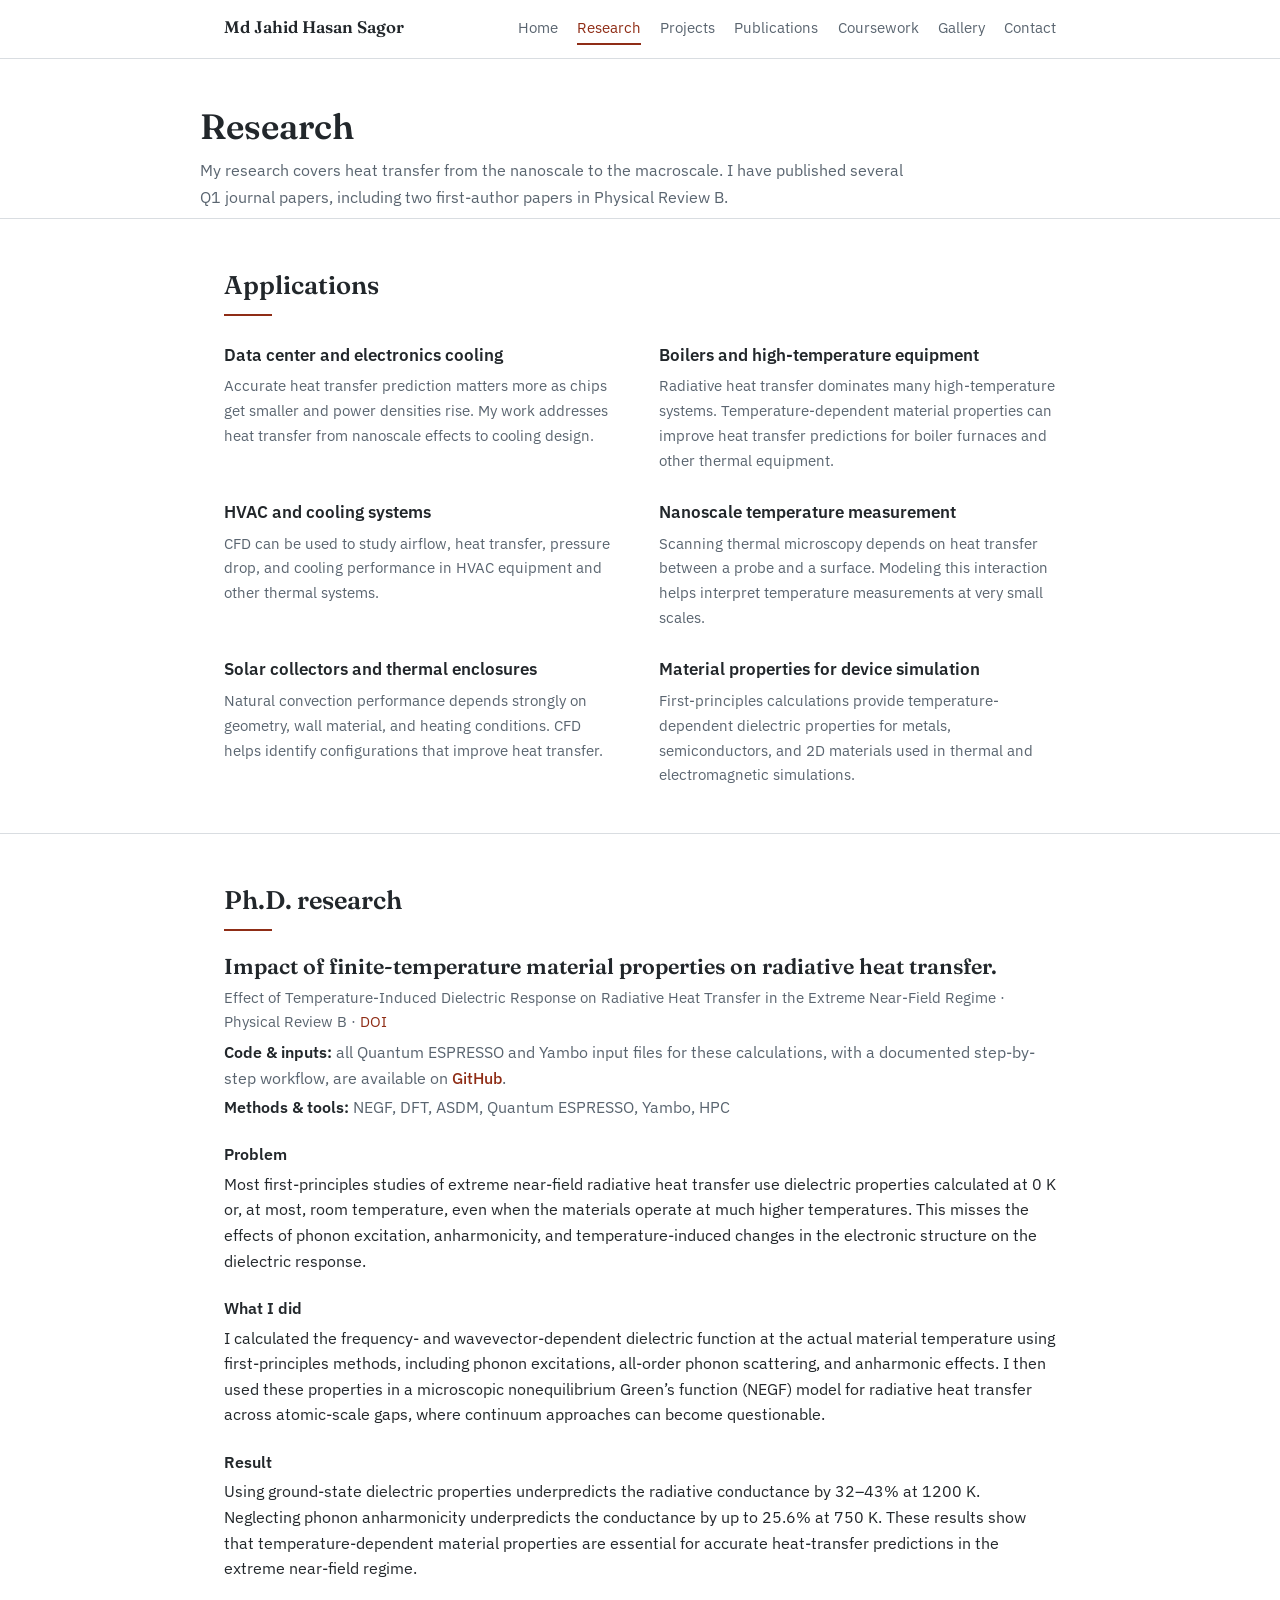
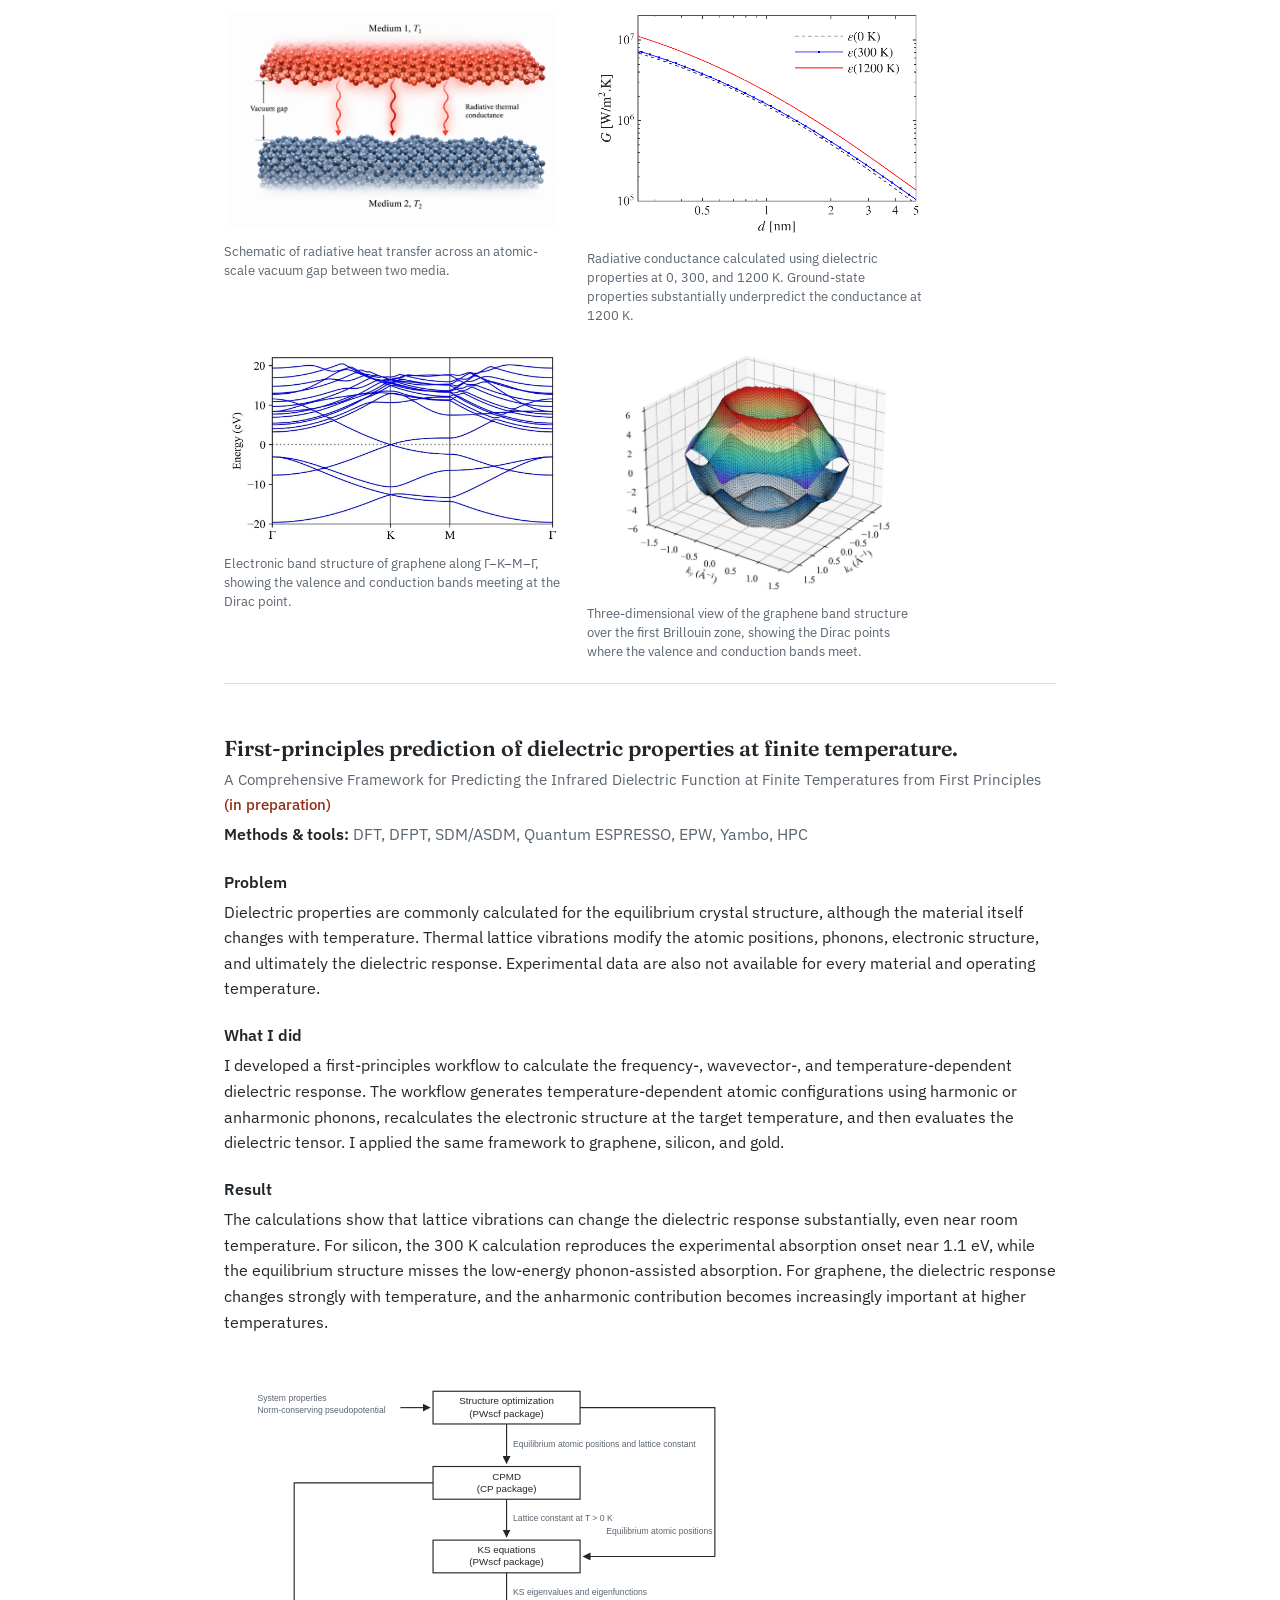
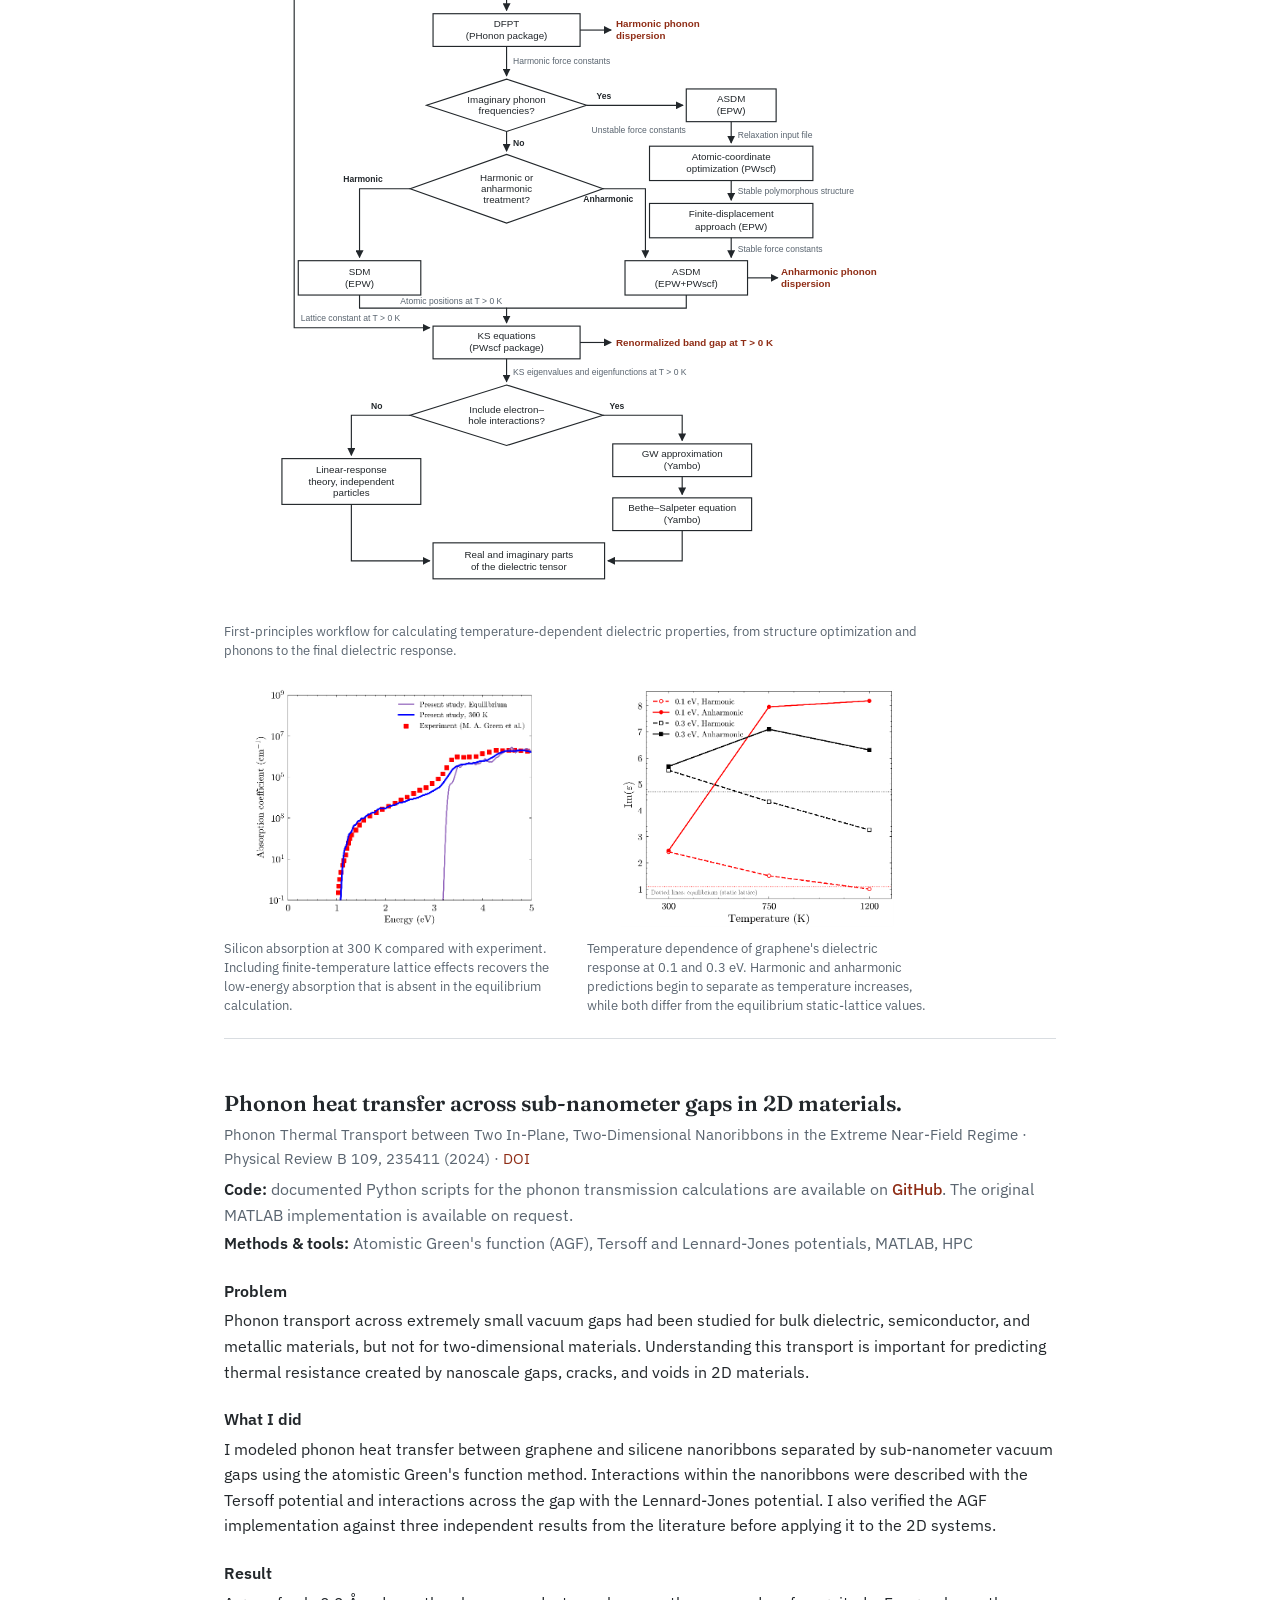
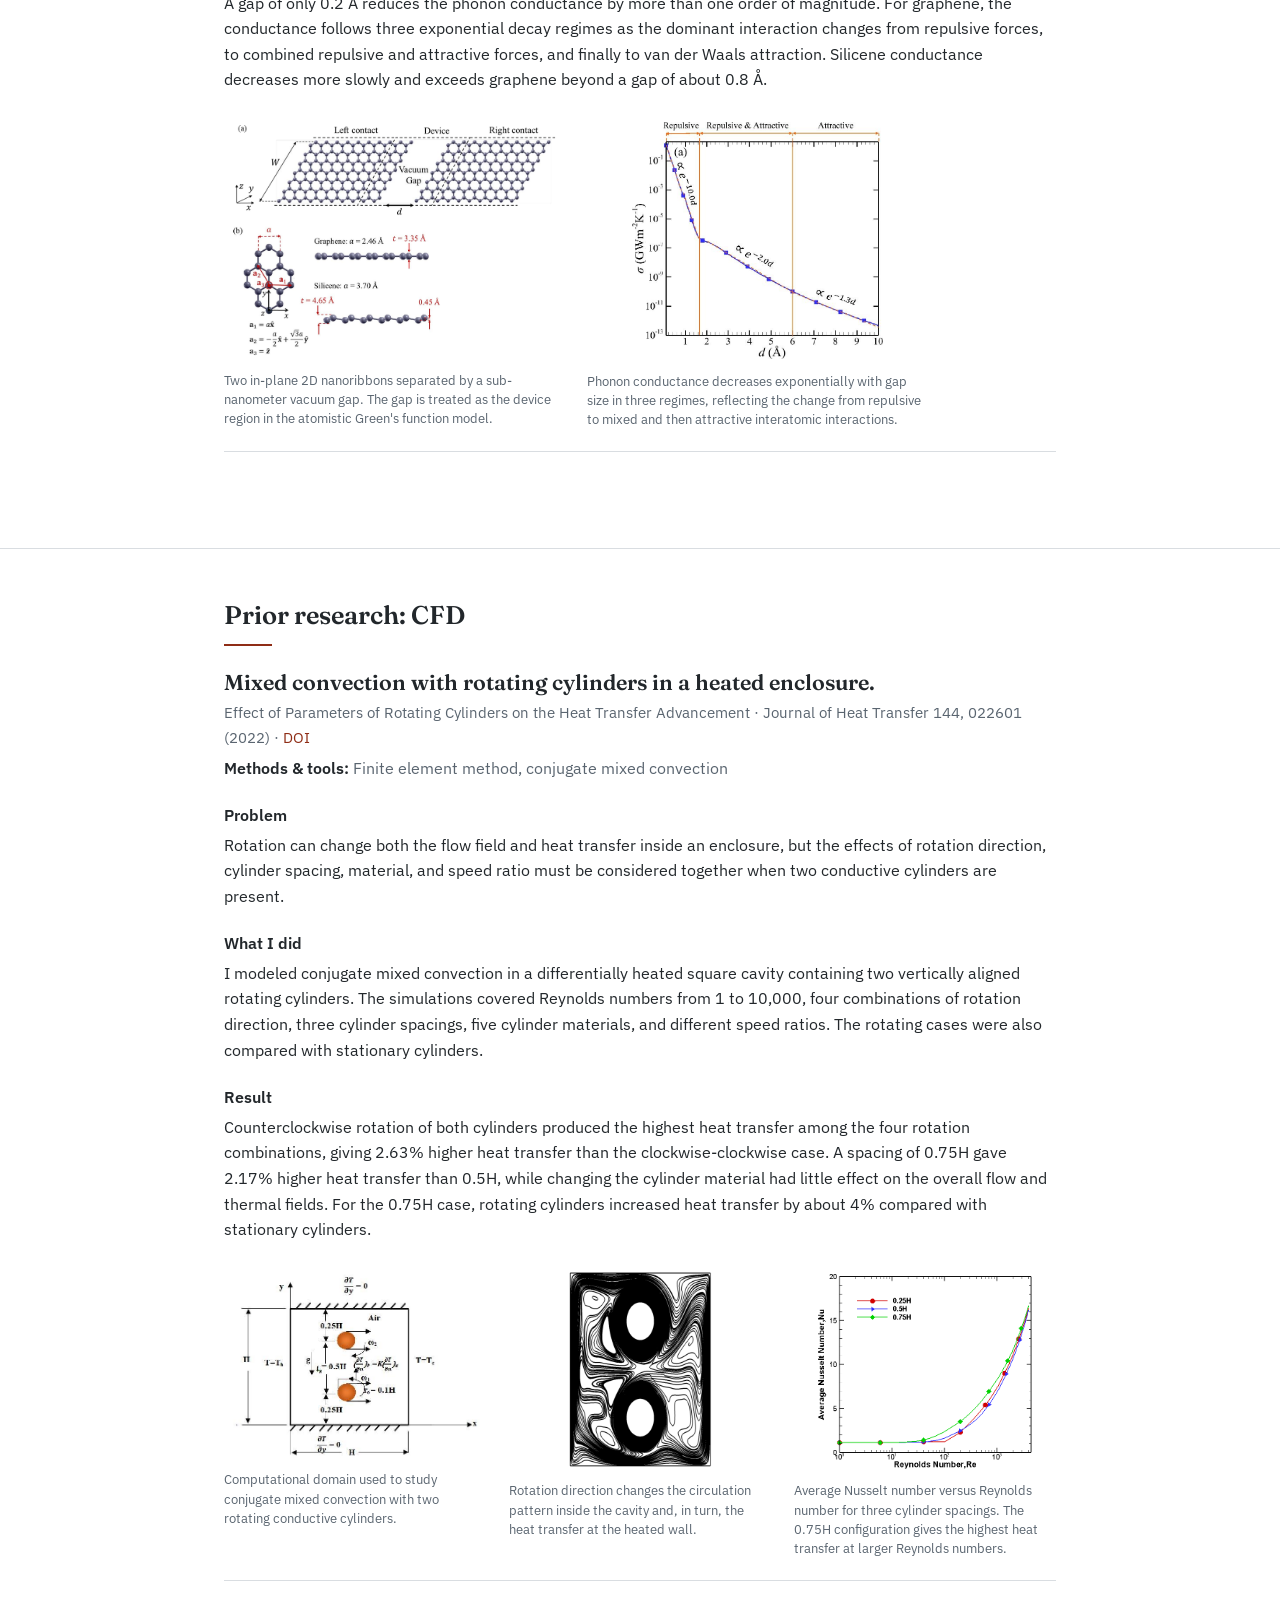
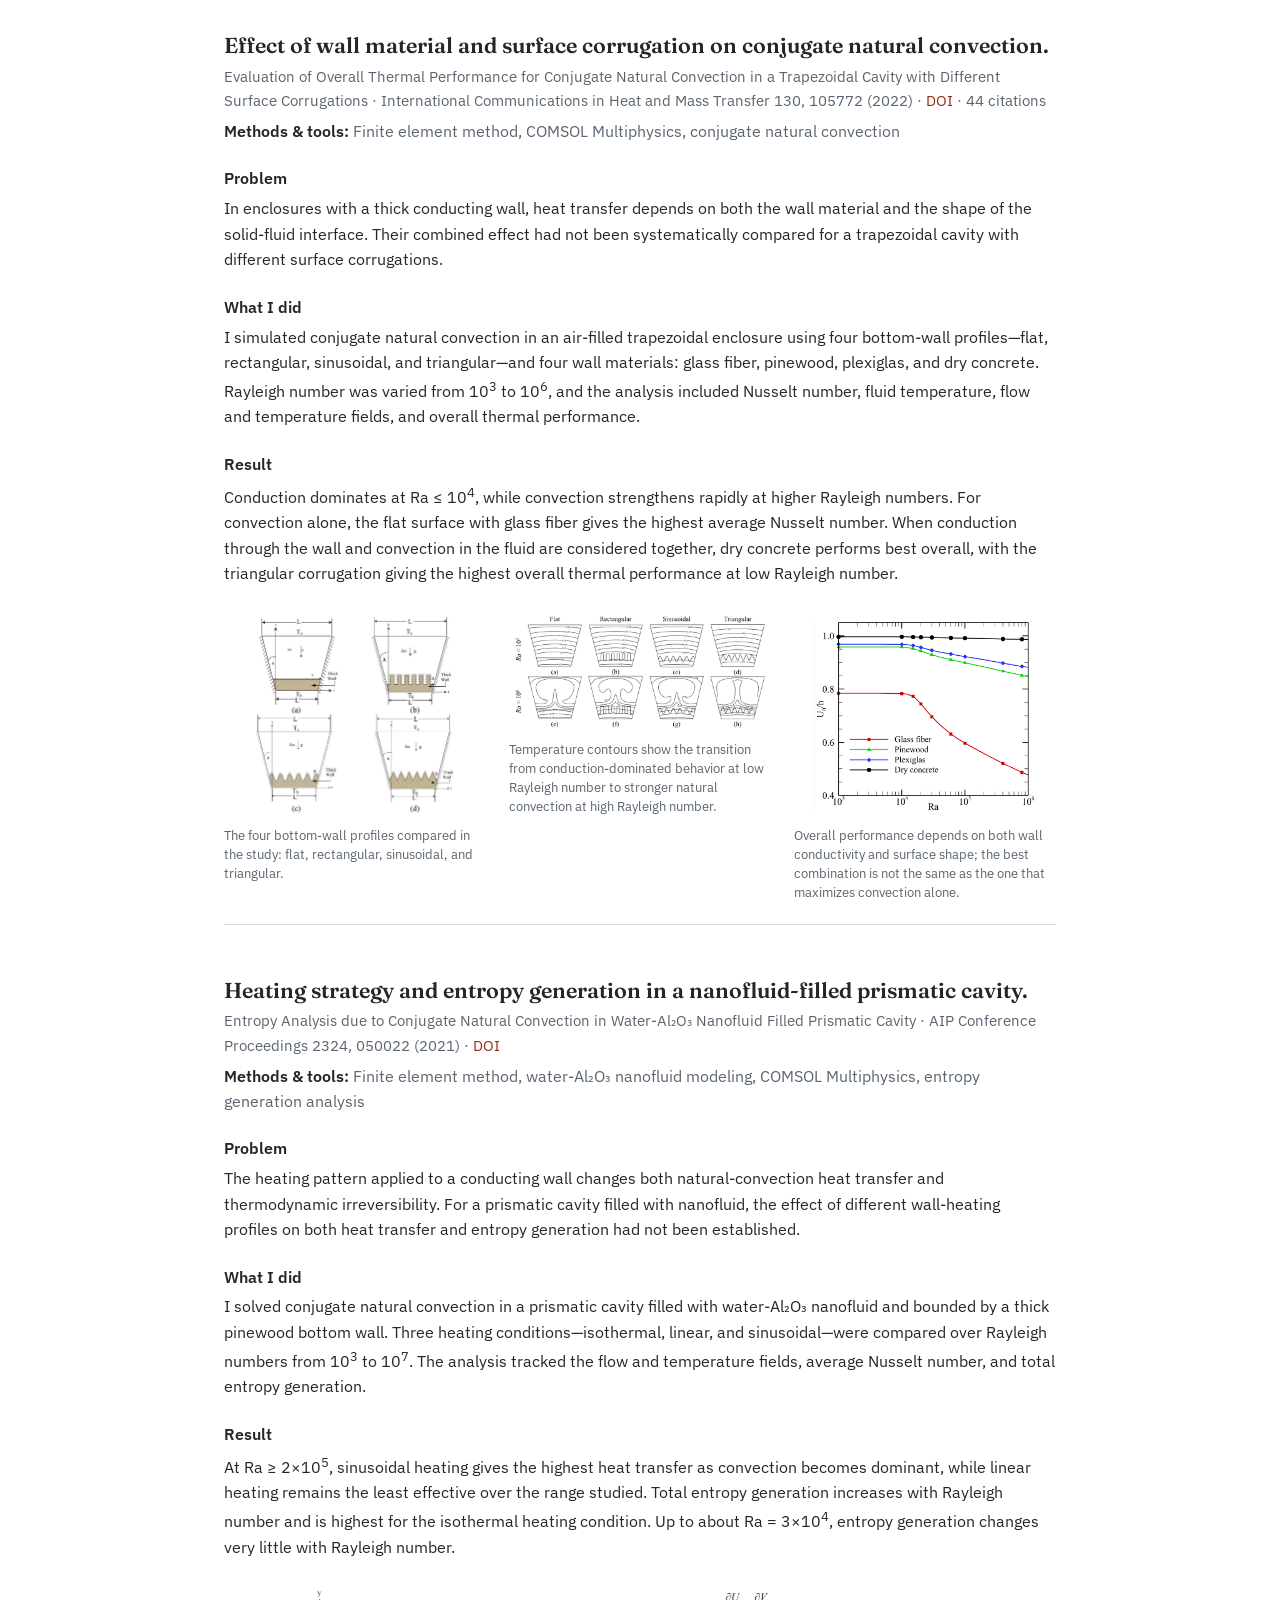
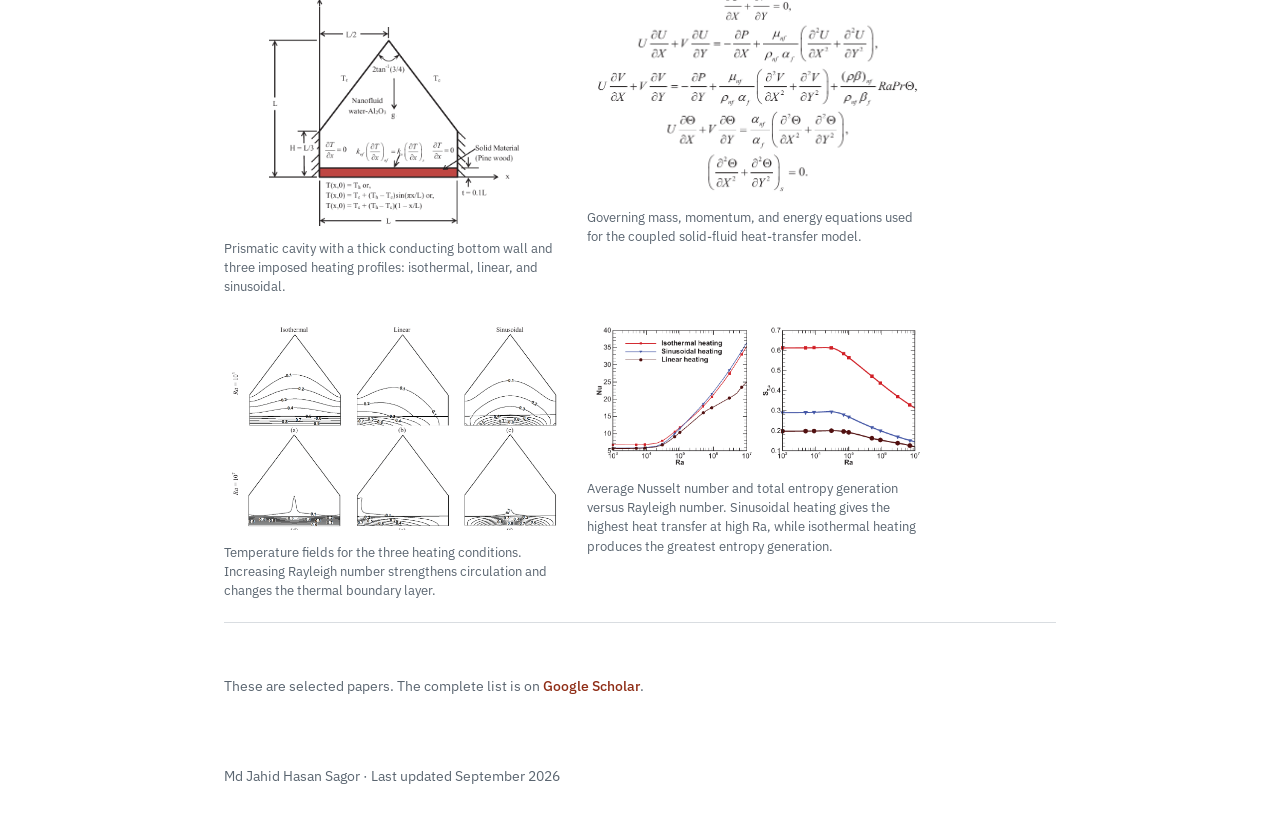
<file: research.html>
<!DOCTYPE html>
<html lang="en">
<head>

<!-- Google tag (gtag.js) -->
<script async src="https://www.googletagmanager.com/gtag/js?id=G-9QJLBNFBZD"></script>
<script>
  window.dataLayer = window.dataLayer || [];
  function gtag(){dataLayer.push(arguments);}
  gtag('js', new Date());

  gtag('config', 'G-9QJLBNFBZD');
</script>
   
<meta charset="UTF-8">
<meta name="viewport" content="width=device-width, initial-scale=1.0">
<title>Research — Md Jahid Hasan Sagor</title>
<meta name="description" content="Near-field radiative heat transfer and first-principles temperature-dependent material properties. Published in Physical Review B.">
<link rel="preconnect" href="https://fonts.googleapis.com">
<link rel="preconnect" href="https://fonts.gstatic.com" crossorigin>
<link href="https://fonts.googleapis.com/css2?family=Fraunces:opsz,wght@9..144,400;9..144,500;9..144,600&family=IBM+Plex+Sans:wght@400;500;600&display=swap" rel="stylesheet">
<style>
/* ============================================================
   Md Jahid Hasan Sagor — personal website stylesheet
   You normally never need to edit this file.
   ============================================================ */
:root {
  --ink: #22272b;
  --muted: #5a6570;
  --line: #d9dde1;
  --accent: #8f2d16;
  --accent-soft: #f6ede9;
  --bg: #ffffff;
  --serif: "Fraunces", Georgia, serif;
  --sans: "IBM Plex Sans", -apple-system, sans-serif;
}
* { margin: 0; padding: 0; box-sizing: border-box; }
html { scroll-behavior: smooth; }
@media (prefers-reduced-motion: reduce) {
  html { scroll-behavior: auto; }
  * { transition: none !important; }
}
body {
  font-family: var(--sans);
  color: var(--ink);
  background: var(--bg);
  line-height: 1.65;
  font-size: 1rem;
}
.wrap { max-width: 880px; margin: 0 auto; padding: 0 1.5rem; }
a:focus-visible { outline: 2px solid var(--accent); outline-offset: 2px; }

/* ---------- Navigation ---------- */
nav {
  position: sticky; top: 0; z-index: 10;
  background: rgba(255,255,255,0.94);
  backdrop-filter: blur(6px);
  border-bottom: 1px solid var(--line);
}
.nav-inner {
  max-width: 880px; margin: 0 auto; padding: 0.8rem 1.5rem;
  display: flex; align-items: baseline; justify-content: space-between; gap: 1rem; flex-wrap: wrap;
}
.nav-name { font-family: var(--serif); font-weight: 600; font-size: 1.05rem; color: var(--ink); text-decoration: none; white-space: nowrap; }
.nav-links { display: flex; gap: 1.2rem; flex-wrap: wrap; }
.nav-links a { color: var(--muted); text-decoration: none; font-size: 0.92rem; padding: 0.2rem 0; border-bottom: 2px solid transparent; }
.nav-links a:hover, .nav-links a:focus-visible { color: var(--accent); }
.nav-links a[aria-current="page"] { color: var(--accent); border-bottom-color: var(--accent); }

/* ---------- Page headers ---------- */
.page-head { padding: 3rem 0 0.5rem; }
.page-head h1 { font-family: var(--serif); font-weight: 600; font-size: 2.2rem; line-height: 1.15; margin-bottom: 0.6rem; }
.page-head p { color: var(--muted); max-width: 44rem; }

/* ---------- Home hero ---------- */
header.hero { padding: 4rem 0 3rem; }
.hero-grid { display: grid; grid-template-columns: 1fr 300px; gap: 3rem; align-items: center; }
.hero h1 { font-family: var(--serif); font-weight: 600; font-size: 2.6rem; line-height: 1.15; margin-bottom: 1rem; }
.hero-role { font-size: 1.1rem; margin-bottom: 1rem; max-width: 34rem; }
.hero-note { color: var(--muted); font-size: 0.95rem; max-width: 34rem; margin-bottom: 1.6rem; }
.hero-links { display: flex; gap: 0.8rem; flex-wrap: wrap; }
.hero-links a {
  display: inline-block; padding: 0.5rem 1rem;
  border: 1px solid var(--line); border-radius: 3px;
  color: var(--ink); text-decoration: none; font-size: 0.9rem; font-weight: 500;
}
.hero-links a.primary { background: var(--accent); border-color: var(--accent); color: #fff; }
.hero-links a:hover, .hero-links a:focus-visible { border-color: var(--accent); color: var(--accent); }
.hero-links a.primary:hover, .hero-links a.primary:focus-visible { background: #7a250f; color: #fff; }
.gap-figure { width: 100%; }
.gap-caption { font-size: 0.78rem; color: var(--muted); margin-top: 0.5rem; text-align: center; }

/* ---------- Sections ---------- */
section { padding: 2.8rem 0; border-top: 1px solid var(--line); }
h2 { font-family: var(--serif); font-weight: 600; font-size: 1.6rem; margin-bottom: 1.4rem; }
h2::after {
  content: ""; display: block; width: 3rem; margin-top: 0.5rem;
  border-top: 2px solid var(--accent);
  box-shadow: 0 4px 0 -2px var(--accent);
}
h3 { font-family: var(--sans); font-weight: 600; font-size: 1.05rem; }
p + p { margin-top: 0.9rem; }
.lede { max-width: 46rem; }

.research-topics { margin-top: 1.6rem; display: grid; grid-template-columns: 1fr 1fr; gap: 1.6rem 2.4rem; }
.topic h3 { margin-bottom: 0.3rem; }
.topic p { color: var(--muted); font-size: 0.94rem; }

/* ---------- Publications ---------- */
.pub-group { margin-bottom: 2.2rem; }
.pub { padding-left: 1.1rem; border-left: 2px solid var(--line); margin-bottom: 1.3rem; max-width: 50rem; }
.pub.highlight { border-left-color: var(--accent); }
.pub-title { font-weight: 600; }
.pub-title a { color: var(--ink); text-decoration: none; }
.pub-title a:hover, .pub-title a:focus-visible { color: var(--accent); }
.pub-meta { color: var(--muted); font-size: 0.9rem; }
.pub-status { color: var(--accent); font-size: 0.85rem; font-weight: 500; }
.pub-links { font-size: 0.88rem; margin-top: 0.15rem; }
.pub-links a { color: var(--accent); text-decoration: none; }
.pub-links a:hover, .pub-links a:focus-visible { text-decoration: underline; }

/* ---------- Projects ---------- */
.project { border: 1px solid var(--line); border-radius: 4px; padding: 1.6rem 1.8rem; margin-bottom: 1.8rem; max-width: 52rem; }
.project h3 { font-size: 1.15rem; margin-bottom: 0.2rem; }
.project-context { color: var(--muted); font-size: 0.9rem; margin-bottom: 0.8rem; }
.project p { font-size: 0.96rem; }
.project ul { margin: 0.6rem 0 0 1.2rem; font-size: 0.96rem; }
.project li { margin-bottom: 0.3rem; }
.project-tools { margin-top: 0.9rem; font-size: 0.88rem; color: var(--muted); }
.project-tools strong { color: var(--ink); font-weight: 600; }
.project-links { margin-top: 0.7rem; font-size: 0.9rem; }
.project-links a { color: var(--accent); text-decoration: none; font-weight: 500; }
.project-links a:hover, .project-links a:focus-visible { text-decoration: underline; }

/* ---------- Research paper entries ---------- */
.paper { margin-bottom: 3.2rem; max-width: 52rem; }
.paper-title { font-family: var(--serif); font-weight: 600; font-size: 1.35rem; line-height: 1.3; margin-bottom: 0.3rem; }
.paper-ref { color: var(--muted); font-size: 0.92rem; margin-bottom: 0.35rem; }
.paper-ref a { color: var(--accent); text-decoration: none; }
.paper-ref a:hover, .paper-ref a:focus-visible { text-decoration: underline; }
.paper-ref .status { color: var(--accent); font-weight: 500; }
.paper-meta { font-size: 0.9rem; margin-top: 0; margin-bottom: 0.2rem; color: var(--muted); }
.paper-meta strong { color: var(--ink); font-weight: 600; }
.paper-meta a { color: var(--accent); text-decoration: none; font-weight: 500; }
.paper-meta a:hover, .paper-meta a:focus-visible { text-decoration: underline; }
.paper h4 { font-family: var(--sans); font-weight: 600; font-size: 0.98rem; margin: 1.35rem 0 0.25rem; }
.paper p { font-size: 0.97rem; }
.paper-figures { display: grid; grid-template-columns: 1fr 1fr; gap: 1.4rem; margin: 1.4rem 0 0.4rem; max-width: 44rem; }
.paper-figures figure { margin: 0; }
.paper-figures img { max-width: 100%; width: auto; height: auto; max-height: 250px; display: block; margin: 0 auto; padding: 0.4rem; box-sizing: border-box; }
.paper-figures.three { grid-template-columns: 1fr 1fr 1fr; max-width: 52rem; }
.paper-figures.three img { max-height: 210px; }
.paper-figures figcaption { font-size: 0.82rem; color: var(--muted); margin-top: 0.4rem; line-height: 1.45; }
.paper-figure-wide { max-width: 44rem; margin: 1.4rem 0 0.4rem; }
.paper-figure-wide img { width: 100%; height: auto; padding: 0.8rem; box-sizing: border-box; }
.paper-figure-wide figcaption { font-size: 0.82rem; color: var(--muted); margin-top: 0.4rem; line-height: 1.45; }
.paper-tools { margin-top: 0; font-size: 0.9rem; color: var(--muted); }
.paper-separator { border-top: 1px solid var(--line); margin-top: 1.4rem; }
.paper-tools strong { color: var(--ink); font-weight: 600; }
@media (max-width: 720px) {
  .paper-figures { grid-template-columns: 1fr; }
}

/* ---------- Experience ---------- */
.job { display: grid; grid-template-columns: 155px 1fr; gap: 1.5rem; margin-bottom: 1.8rem; max-width: 50rem; }
.job-when { color: var(--muted); font-size: 0.9rem; padding-top: 0.15rem; }
.job-org { color: var(--muted); font-size: 0.94rem; margin-bottom: 0.35rem; }
.job ul { margin: 0.4rem 0 0 1.1rem; }
.job li { margin-bottom: 0.3rem; font-size: 0.95rem; }

/* ---------- Skills / education / honors ---------- */
.skill-rows { max-width: 48rem; }
.skill-row { display: grid; grid-template-columns: 200px 1fr; gap: 1rem; padding: 0.7rem 0; border-bottom: 1px solid var(--line); }
.skill-row:last-child { border-bottom: none; }
.skill-row dt { font-weight: 600; font-size: 0.94rem; }
.skill-row dd { color: var(--muted); font-size: 0.94rem; }
.edu { margin-bottom: 1rem; max-width: 46rem; }
.edu-degree { font-weight: 600; }
.edu-meta { color: var(--muted); font-size: 0.92rem; }
.plain-list { margin-left: 1.2rem; max-width: 46rem; }
.plain-list li { margin-bottom: 0.4rem; font-size: 0.96rem; }

/* ---------- Contact / footer ---------- */
.contact-band { background: var(--accent-soft); border-top: 1px solid var(--line); }
.contact-band .wrap { padding-top: 2.8rem; padding-bottom: 2.8rem; }
.contact-band h2 { margin-bottom: 0.8rem; }
.contact-band p { max-width: 42rem; }
.contact-links { margin-top: 1.2rem; display: flex; gap: 1.6rem; flex-wrap: wrap; }
.contact-links a { color: var(--accent); text-decoration: none; font-weight: 500; border-bottom: 1px solid transparent; }
.contact-links a:hover, .contact-links a:focus-visible { border-bottom-color: var(--accent); }
footer { padding: 1.4rem 0 2rem; color: var(--muted); font-size: 0.85rem; }

/* ---------- Responsive ---------- */
@media (max-width: 720px) {
  .hero-grid { grid-template-columns: 1fr; gap: 2rem; }
  .gap-figure { max-width: 340px; margin: 0 auto; display: block; }
  .research-topics { grid-template-columns: 1fr; }
  .job { grid-template-columns: 1fr; gap: 0.2rem; }
  .skill-row { grid-template-columns: 1fr; gap: 0.1rem; }
  .hero h1 { font-size: 2.1rem; }
  .page-head h1 { font-size: 1.8rem; }
  .project { padding: 1.2rem 1.2rem; }
}

</style>
</head>
<body>

<nav aria-label="Main">
  <div class="nav-inner">
    <a class="nav-name" href="index.html">Md Jahid Hasan Sagor</a>
    <div class="nav-links">
      <a href="index.html">Home</a>
      <a href="research.html" aria-current="page">Research</a>
      <a href="projects.html">Projects</a>
      <a href="publications.html">Publications</a>
      <a href="coursework.html">Coursework</a>
      <a href="gallery.html">Gallery</a>
      <a href="index.html#contact">Contact</a>
    </div>
  </div>
</nav>

<div class="page-head wrap">
  <h1>Research</h1>
  <p>My research covers heat transfer from the nanoscale to the macroscale. I have published several Q1 journal papers, including two first-author papers in Physical Review B.</p>
</div>

<section>
  <div class="wrap">
    <h2>Applications</h2>
    <div class="research-topics">
      <div class="topic">
        <h3>Data center and electronics cooling</h3>
        <p>Accurate heat transfer prediction matters more as chips get smaller and power densities rise. My work addresses heat transfer from nanoscale effects to cooling design.</p>
      </div>
      <div class="topic">
        <h3>Boilers and high-temperature equipment</h3>
        <p>Radiative heat transfer dominates many high-temperature systems. Temperature-dependent material properties can improve heat transfer predictions for boiler furnaces and other thermal equipment.</p>
      </div>
      <div class="topic">
        <h3>HVAC and cooling systems</h3>
        <p>CFD can be used to study airflow, heat transfer, pressure drop, and cooling performance in HVAC equipment and other thermal systems.</p>
      </div>
      <div class="topic">
        <h3>Nanoscale temperature measurement</h3>
        <p>Scanning thermal microscopy depends on heat transfer between a probe and a surface. Modeling this interaction helps interpret temperature measurements at very small scales.</p>
      </div>
      <div class="topic">
        <h3>Solar collectors and thermal enclosures</h3>
        <p>Natural convection performance depends strongly on geometry, wall material, and heating conditions. CFD helps identify configurations that improve heat transfer.</p>
      </div>
      <div class="topic">
        <h3>Material properties for device simulation</h3>
        <p>First-principles calculations provide temperature-dependent dielectric properties for metals, semiconductors, and 2D materials used in thermal and electromagnetic simulations.</p>
      </div>
    </div>
  </div>
</section>

<section>
  <div class="wrap">
    <h2>Ph.D. research</h2>

    <!-- ===== PAPER START ===== -->
    <div class="paper">
      <div class="paper-title">
        Impact of finite-temperature material properties on radiative heat transfer.
      </div>
      <div class="paper-ref">
        Effect of Temperature-Induced Dielectric Response on Radiative Heat Transfer in the Extreme Near-Field Regime · Physical Review B ·
        <a href="https://journals.aps.org/prb/accepted/10.1103/ld38-1n1w">DOI</a>
      </div>
      <p class="paper-meta"><strong>Code &amp; inputs:</strong> all Quantum ESPRESSO and Yambo input files for these calculations, with a documented step-by-step workflow, are available on <a href="https://github.com/jahidhasansagor-buet/High-Temperature-Radiative-Properties-of-Graphene" style="color: var(--accent); text-decoration: none; font-weight: 500;">GitHub</a>.
      </p>
      <p class="paper-tools">
        <strong>Methods &amp; tools:</strong> NEGF, DFT, ASDM, Quantum ESPRESSO, Yambo, HPC
      </p>
      <h4>Problem</h4>
      <p>
        Most first-principles studies of extreme near-field radiative heat transfer use dielectric properties calculated at 0 K or, at most, room temperature, even when the materials operate at much higher temperatures. This misses the effects of phonon excitation, anharmonicity, and temperature-induced changes in the electronic structure on the dielectric response.
      </p>
      <h4>What I did</h4>
      <p>
        I calculated the frequency- and wavevector-dependent dielectric function at the actual material temperature using first-principles methods, including phonon excitations, all-order phonon scattering, and anharmonic effects. I then used these properties in a microscopic nonequilibrium Green’s function (NEGF) model for radiative heat transfer across atomic-scale gaps, where continuum approaches can become questionable.
      </p>
      <h4>Result</h4>
      <p>
        Using ground-state dielectric properties underpredicts the radiative conductance by 32–43% at 1200&nbsp;K. Neglecting phonon anharmonicity underpredicts the conductance by up to 25.6% at 750&nbsp;K. These results show that temperature-dependent material properties are essential for accurate heat-transfer predictions in the extreme near-field regime.
      </p>
      <div class="paper-figures">
        <figure>
          <img
            src="figures/enfrht-system.png"
            alt="Two media at slightly different temperatures separated by an atomic-scale vacuum gap, exchanging radiative heat">
          <figcaption>
            Schematic of radiative heat transfer across an atomic-scale vacuum gap between two media.
          </figcaption>
        </figure>
        <figure>
          <img
            src="figures/enfrht-conductance.png"
            alt="Radiative conductance versus gap size computed using dielectric functions at 0 K, 300 K, and 1200 K">
          <figcaption>
            Radiative conductance calculated using dielectric properties at 0, 300, and 1200&nbsp;K. Ground-state properties substantially underpredict the conductance at 1200&nbsp;K.
          </figcaption>
        </figure>
        <figure>
          <img
            src="figures/enfrht-band-structure.jpg"
            alt="First-principles electronic band structure of graphene along the Gamma-K-M-Gamma path, with the valence and conduction bands meeting at the K point">
          <figcaption>
            Electronic band structure of graphene along &Gamma;&ndash;K&ndash;M&ndash;&Gamma;, showing the valence and conduction bands meeting at the Dirac point.
          </figcaption>
        </figure>
        <figure>
          <img
            src="figures/enfrht-band-surface.jpg"
            alt="Three-dimensional surface plot of graphene's electronic bands over the first Brillouin zone, with valence and conduction bands touching at the Dirac points">
          <figcaption>
            Three-dimensional view of the graphene band structure over the first Brillouin zone, showing the Dirac points where the valence and conduction bands meet.
          </figcaption>
        </figure>
      </div>
      <div class="paper-separator"></div>
    </div>
    <!-- ===== PAPER END ===== -->

    <!-- ===== PAPER START ===== -->
    <div class="paper">
      <div class="paper-title">
        First-principles prediction of dielectric properties at finite temperature.
      </div>

      <div class="paper-ref">
        A Comprehensive Framework for Predicting the Infrared Dielectric Function at Finite Temperatures from First Principles
        <span class="status">(in preparation)</span>
      </div>

      <p class="paper-tools">
        <strong>Methods &amp; tools:</strong> DFT, DFPT, SDM/ASDM, Quantum ESPRESSO, EPW, Yambo, HPC
      </p>

      <h4>Problem</h4>
      <p>
        Dielectric properties are commonly calculated for the equilibrium crystal structure, although the material itself changes with temperature. Thermal lattice vibrations modify the atomic positions, phonons, electronic structure, and ultimately the dielectric response. Experimental data are also not available for every material and operating temperature.
      </p>

      <h4>What I did</h4>
      <p>
        I developed a first-principles workflow to calculate the frequency-, wavevector-, and temperature-dependent dielectric response. The workflow generates temperature-dependent atomic configurations using harmonic or anharmonic phonons, recalculates the electronic structure at the target temperature, and then evaluates the dielectric tensor. I applied the same framework to graphene, silicon, and gold.
      </p>

      <h4>Result</h4>
      <p>
        The calculations show that lattice vibrations can change the dielectric response substantially, even near room temperature. For silicon, the 300&nbsp;K calculation reproduces the experimental absorption onset near 1.1&nbsp;eV, while the equilibrium structure misses the low-energy phonon-assisted absorption. For graphene, the dielectric response changes strongly with temperature, and the anharmonic contribution becomes increasingly important at higher temperatures.
      </p>

      <figure class="paper-figure-wide">
        <img
          src="figures/epsilon-workflow.svg"
          alt="First-principles workflow for calculating temperature-dependent dielectric properties using Quantum ESPRESSO, EPW, and Yambo">
        <figcaption>
          First-principles workflow for calculating temperature-dependent dielectric properties, from structure optimization and phonons to the final dielectric response.
        </figcaption>
      </figure>

      <div class="paper-figures">
        <figure>
          <img
            src="figures/epsilon-validation.png"
            alt="Calculated silicon absorption coefficient at 300 K compared with experiment and the equilibrium static-lattice result">
          <figcaption>
            Silicon absorption at 300&nbsp;K compared with experiment. Including finite-temperature lattice effects recovers the low-energy absorption that is absent in the equilibrium calculation.
          </figcaption>
        </figure>

        <figure>
          <img
            src="figures/epsilon-temperature.png"
            alt="Imaginary part of graphene dielectric function at 0.1 and 0.3 eV as a function of temperature for harmonic and anharmonic calculations">
          <figcaption>
            Temperature dependence of graphene's dielectric response at 0.1 and 0.3&nbsp;eV. Harmonic and anharmonic predictions begin to separate as temperature increases, while both differ from the equilibrium static-lattice values.
          </figcaption>
        </figure>
      </div>

      <div class="paper-separator"></div>
    </div>
    <!-- ===== PAPER END ===== -->

    <!-- ===== PAPER START ===== -->
    <div class="paper">
      <div class="paper-title">
        Phonon heat transfer across sub-nanometer gaps in 2D materials.
      </div>

      <div class="paper-ref">
        Phonon Thermal Transport between Two In-Plane, Two-Dimensional Nanoribbons in the Extreme Near-Field Regime · Physical Review B 109, 235411 (2024) ·
        <a href="https://doi.org/10.1103/PhysRevB.109.235411">DOI</a>
      </div>

      <p class="paper-meta">
        <strong>Code:</strong> documented Python scripts for the phonon transmission calculations are available on
        <a href="https://github.com/jahidhasansagor-buet/computational-nanoscale-heat-transfer"
           style="color: var(--accent); text-decoration: none; font-weight: 500;">GitHub</a>.
        The original MATLAB implementation is available on request.
      </p>

      <p class="paper-tools">
        <strong>Methods &amp; tools:</strong> Atomistic Green's function (AGF), Tersoff and Lennard-Jones potentials, MATLAB, HPC
      </p>

      <h4>Problem</h4>
      <p>
        Phonon transport across extremely small vacuum gaps had been studied for bulk dielectric, semiconductor, and metallic materials, but not for two-dimensional materials. Understanding this transport is important for predicting thermal resistance created by nanoscale gaps, cracks, and voids in 2D materials.
      </p>

      <h4>What I did</h4>
      <p>
        I modeled phonon heat transfer between graphene and silicene nanoribbons separated by sub-nanometer vacuum gaps using the atomistic Green's function method. Interactions within the nanoribbons were described with the Tersoff potential and interactions across the gap with the Lennard-Jones potential. I also verified the AGF implementation against three independent results from the literature before applying it to the 2D systems.
      </p>

      <h4>Result</h4>
      <p>
        A gap of only 0.2&nbsp;&Aring; reduces the phonon conductance by more than one order of magnitude. For graphene, the conductance follows three exponential decay regimes as the dominant interaction changes from repulsive forces, to combined repulsive and attractive forces, and finally to van der Waals attraction. Silicene conductance decreases more slowly and exceeds graphene beyond a gap of about 0.8&nbsp;&Aring;.
      </p>

      <div class="paper-figures">
        <figure>
          <img
            src="figures/prb2024-system.png"
            alt="Two in-plane graphene or silicene nanoribbons separated by a sub-nanometer vacuum gap for atomistic Green's function calculations">
          <figcaption>
            Two in-plane 2D nanoribbons separated by a sub-nanometer vacuum gap. The gap is treated as the device region in the atomistic Green's function model.
          </figcaption>
        </figure>

        <figure>
          <img
            src="figures/prb2024-regimes.png"
            alt="Phonon conductance versus vacuum gap size for graphene showing three exponential decay regimes">
          <figcaption>
            Phonon conductance decreases exponentially with gap size in three regimes, reflecting the change from repulsive to mixed and then attractive interatomic interactions.
          </figcaption>
        </figure>
      </div>

      <div class="paper-separator"></div>
    </div>
    <!-- ===== PAPER END ===== -->

  </div>
</section>

<section>
  <div class="wrap">
    <h2>Prior research: CFD</h2>

    <!-- ===== PAPER START ===== -->
    <div class="paper">
      <div class="paper-title">
        Mixed convection with rotating cylinders in a heated enclosure.
      </div>

      <div class="paper-ref">
        Effect of Parameters of Rotating Cylinders on the Heat Transfer Advancement · Journal of Heat Transfer 144, 022601 (2022) ·
        <a href="https://doi.org/10.1115/1.4053214">DOI</a>
      </div>

      <p class="paper-tools">
        <strong>Methods &amp; tools:</strong> Finite element method, conjugate mixed convection
      </p>

      <h4>Problem</h4>
      <p>
        Rotation can change both the flow field and heat transfer inside an enclosure, but the effects of rotation direction, cylinder spacing, material, and speed ratio must be considered together when two conductive cylinders are present.
      </p>

      <h4>What I did</h4>
      <p>
        I modeled conjugate mixed convection in a differentially heated square cavity containing two vertically aligned rotating cylinders. The simulations covered Reynolds numbers from 1 to 10,000, four combinations of rotation direction, three cylinder spacings, five cylinder materials, and different speed ratios. The rotating cases were also compared with stationary cylinders.
      </p>

      <h4>Result</h4>
      <p>
        Counterclockwise rotation of both cylinders produced the highest heat transfer among the four rotation combinations, giving 2.63% higher heat transfer than the clockwise-clockwise case. A spacing of 0.75H gave 2.17% higher heat transfer than 0.5H, while changing the cylinder material had little effect on the overall flow and thermal fields. For the 0.75H case, rotating cylinders increased heat transfer by about 4% compared with stationary cylinders.
      </p>

      <div class="paper-figures three">
        <figure>
          <img src="figures/cfd-rotating-schematic.png"
               alt="Differentially heated square cavity containing two vertically aligned rotating conductive cylinders">
          <figcaption>
            Computational domain used to study conjugate mixed convection with two rotating conductive cylinders.
          </figcaption>
        </figure>

        <figure>
          <img src="figures/cfd-rotating-streamlines.png"
               alt="Streamlines for different rotation directions of two cylinders inside a heated square cavity">
          <figcaption>
            Rotation direction changes the circulation pattern inside the cavity and, in turn, the heat transfer at the heated wall.
          </figcaption>
        </figure>

        <figure>
          <img src="figures/cfd-rotating-nu.png"
               alt="Average Nusselt number versus Reynolds number for three vertical spacings between rotating cylinders">
          <figcaption>
            Average Nusselt number versus Reynolds number for three cylinder spacings. The 0.75H configuration gives the highest heat transfer at larger Reynolds numbers.
          </figcaption>
        </figure>
      </div>

      <div class="paper-separator"></div>
    </div>
    <!-- ===== PAPER END ===== -->

    <!-- ===== PAPER START ===== -->
    <div class="paper">
      <div class="paper-title">
        Effect of wall material and surface corrugation on conjugate natural convection.
      </div>

      <div class="paper-ref">
        Evaluation of Overall Thermal Performance for Conjugate Natural Convection in a Trapezoidal Cavity with Different Surface Corrugations · International Communications in Heat and Mass Transfer 130, 105772 (2022) ·
        <a href="https://doi.org/10.1016/j.icheatmasstransfer.2021.105772">DOI</a> · 44 citations
      </div>

      <p class="paper-tools">
        <strong>Methods &amp; tools:</strong> Finite element method, COMSOL Multiphysics, conjugate natural convection
      </p>

      <h4>Problem</h4>
      <p>
        In enclosures with a thick conducting wall, heat transfer depends on both the wall material and the shape of the solid-fluid interface. Their combined effect had not been systematically compared for a trapezoidal cavity with different surface corrugations.
      </p>

      <h4>What I did</h4>
      <p>
        I simulated conjugate natural convection in an air-filled trapezoidal enclosure using four bottom-wall profiles—flat, rectangular, sinusoidal, and triangular—and four wall materials: glass fiber, pinewood, plexiglas, and dry concrete. Rayleigh number was varied from 10<sup>3</sup> to 10<sup>6</sup>, and the analysis included Nusselt number, fluid temperature, flow and temperature fields, and overall thermal performance.
      </p>

      <h4>Result</h4>
      <p>
        Conduction dominates at Ra &le; 10<sup>4</sup>, while convection strengthens rapidly at higher Rayleigh numbers. For convection alone, the flat surface with glass fiber gives the highest average Nusselt number. When conduction through the wall and convection in the fluid are considered together, dry concrete performs best overall, with the triangular corrugation giving the highest overall thermal performance at low Rayleigh number.
      </p>

      <div class="paper-figures three">
        <figure>
          <img src="figures/cfd-trap-schematic.png"
               alt="Four trapezoidal cavities with flat, rectangular, sinusoidal, and triangular bottom-wall profiles">
          <figcaption>
            The four bottom-wall profiles compared in the study: flat, rectangular, sinusoidal, and triangular.
          </figcaption>
        </figure>

        <figure>
          <img src="figures/cfd-trap-isotherms.png"
               alt="Temperature contours in the trapezoidal cavity at low and high Rayleigh numbers">
          <figcaption>
            Temperature contours show the transition from conduction-dominated behavior at low Rayleigh number to stronger natural convection at high Rayleigh number.
          </figcaption>
        </figure>

        <figure>
          <img src="figures/cfd-trap-performance.png"
               alt="Overall thermal performance for different wall materials and corrugated surface profiles">
          <figcaption>
            Overall performance depends on both wall conductivity and surface shape; the best combination is not the same as the one that maximizes convection alone.
          </figcaption>
        </figure>
      </div>

      <div class="paper-separator"></div>
    </div>
    <!-- ===== PAPER END ===== -->

    <!-- ===== PAPER START ===== -->
    <div class="paper">
      <div class="paper-title">
        Heating strategy and entropy generation in a nanofluid-filled prismatic cavity.
      </div>

      <div class="paper-ref">
        Entropy Analysis due to Conjugate Natural Convection in Water-Al&#8322;O&#8323; Nanofluid Filled Prismatic Cavity · AIP Conference Proceedings 2324, 050022 (2021) ·
        <a href="https://doi.org/10.1063/5.0037522">DOI</a>
      </div>

      <p class="paper-tools">
        <strong>Methods &amp; tools:</strong> Finite element method, water-Al&#8322;O&#8323; nanofluid modeling, COMSOL Multiphysics, entropy generation analysis
      </p>

      <h4>Problem</h4>
      <p>
        The heating pattern applied to a conducting wall changes both natural-convection heat transfer and thermodynamic irreversibility. For a prismatic cavity filled with nanofluid, the effect of different wall-heating profiles on both heat transfer and entropy generation had not been established.
      </p>

      <h4>What I did</h4>
      <p>
        I solved conjugate natural convection in a prismatic cavity filled with water-Al&#8322;O&#8323; nanofluid and bounded by a thick pinewood bottom wall. Three heating conditions—isothermal, linear, and sinusoidal—were compared over Rayleigh numbers from 10<sup>3</sup> to 10<sup>7</sup>. The analysis tracked the flow and temperature fields, average Nusselt number, and total entropy generation.
      </p>

      <h4>Result</h4>
      <p>
        At Ra &ge; 2&times;10<sup>5</sup>, sinusoidal heating gives the highest heat transfer as convection becomes dominant, while linear heating remains the least effective over the range studied. Total entropy generation increases with Rayleigh number and is highest for the isothermal heating condition. Up to about Ra = 3&times;10<sup>4</sup>, entropy generation changes very little with Rayleigh number.
      </p>

      <div class="paper-figures">
        <figure>
          <img src="figures/cfd-prismatic-schematic.png"
               alt="Prismatic cavity filled with water-alumina nanofluid over a thick conducting bottom wall with three heating profiles">
          <figcaption>
            Prismatic cavity with a thick conducting bottom wall and three imposed heating profiles: isothermal, linear, and sinusoidal.
          </figcaption>
        </figure>

        <figure>
          <img src="figures/cfd-prismatic-equations.png"
               alt="Dimensionless governing equations for conjugate natural convection in the nanofluid-filled prismatic cavity">
          <figcaption>
            Governing mass, momentum, and energy equations used for the coupled solid-fluid heat-transfer model.
          </figcaption>
        </figure>

        <figure>
          <img src="figures/cfd-prismatic-isotherms.png"
               alt="Temperature contours for isothermal, linear, and sinusoidal heating at different Rayleigh numbers">
          <figcaption>
            Temperature fields for the three heating conditions. Increasing Rayleigh number strengthens circulation and changes the thermal boundary layer.
          </figcaption>
        </figure>

        <figure>
          <img src="figures/cfd-prismatic-performance.png"
               alt="Average Nusselt number and total entropy generation versus Rayleigh number for three heating conditions">
          <figcaption>
            Average Nusselt number and total entropy generation versus Rayleigh number. Sinusoidal heating gives the highest heat transfer at high Ra, while isothermal heating produces the greatest entropy generation.
          </figcaption>
        </figure>
      </div>

      <div class="paper-separator"></div>
    </div>
    <!-- ===== PAPER END ===== -->

    <p class="paper-tools" style="max-width: 52rem;">These are selected papers. The complete list is on <a href="https://scholar.google.com/citations?user=m-4lmIEAAAAJ" style="color: var(--accent); text-decoration: none; font-weight: 500;">Google Scholar</a>.</p>

  </div>
</section>


<footer>
  <div class="wrap">Md Jahid Hasan Sagor · Last updated September 2026</div>
</footer>

</body>
</html>
</file>
